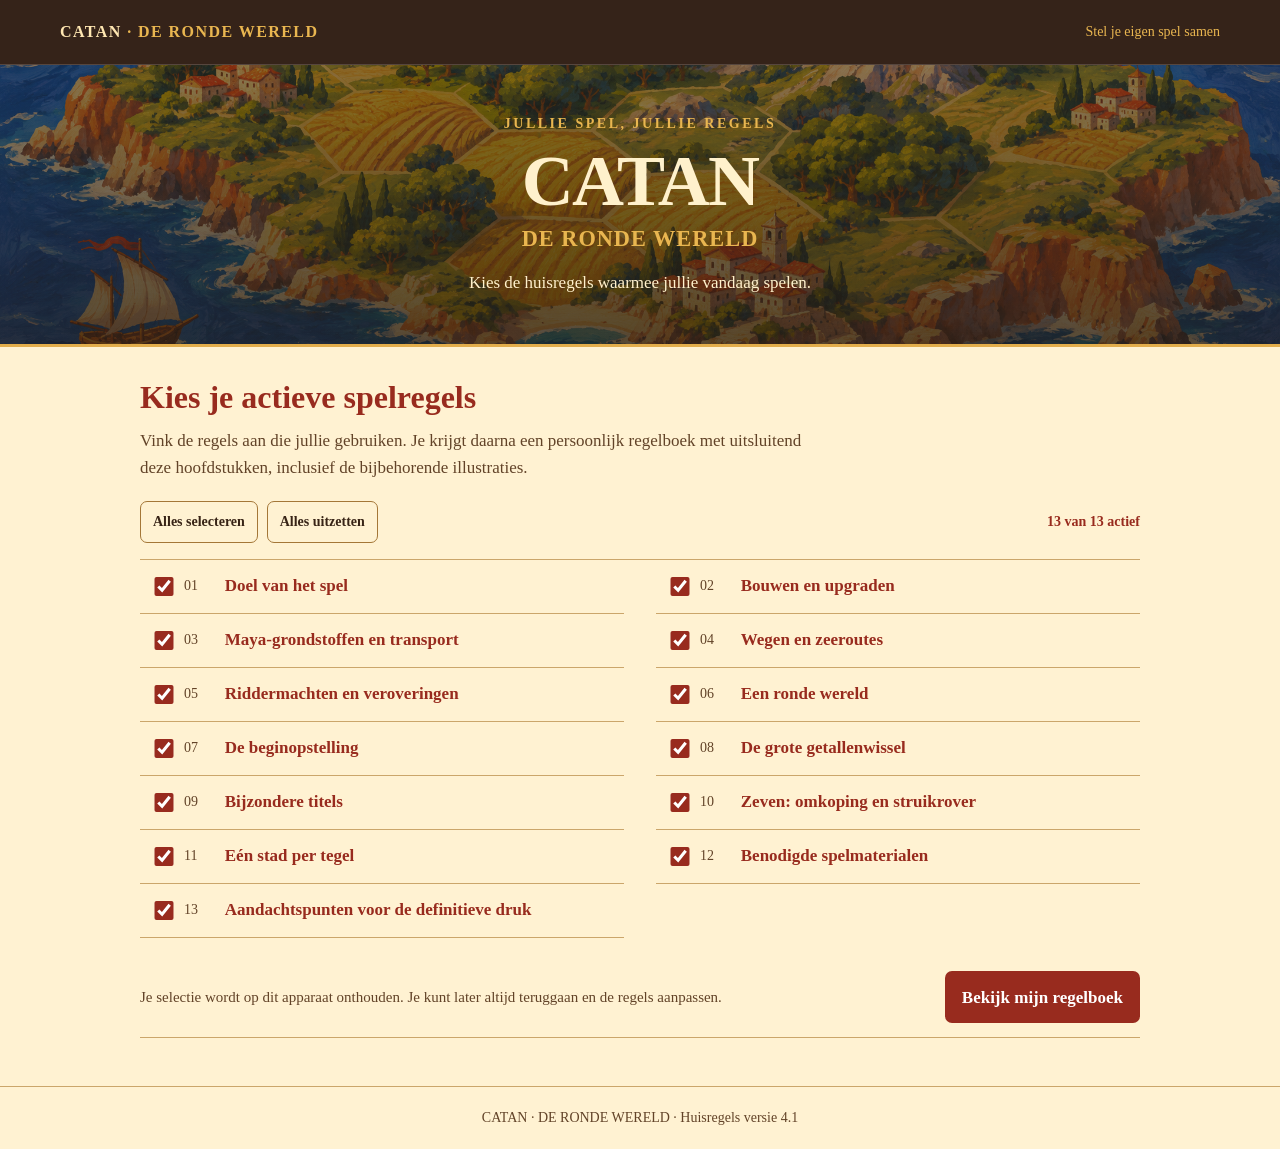
<file: index.html>
<!doctype html><html lang="nl"><head><meta charset="utf-8"><meta name="viewport" content="width=device-width,initial-scale=1"><meta name="theme-color" content="#352319"><title>Kies je spelregels · Catan De Ronde Wereld</title><link rel="stylesheet" href="style.css"><link rel="stylesheet" href="kiezer.css"></head><body><header><div class="topbar"><a class="brand" href="index.html">CATAN <span>· DE RONDE WERELD</span></a><span class="small-note">Stel je eigen spel samen</span></div></header><div class="hero pick-hero"><div><div class="eyebrow">Jullie spel, jullie regels</div><h1>CATAN<small>DE RONDE WERELD</small></h1><p>Kies de huisregels waarmee jullie vandaag spelen.</p></div></div><main class="picker-wrap"><div class="picker-intro"><h2>Kies je actieve spelregels</h2><p>Vink de regels aan die jullie gebruiken. Je krijgt daarna een persoonlijk regelboek met uitsluitend deze hoofdstukken, inclusief de bijbehorende illustraties.</p><div class="picker-tools"><button id="all" type="button">Alles selecteren</button><button id="none" type="button">Alles uitzetten</button><span id="counter" aria-live="polite"></span></div></div><div class="picker-grid"><label class="pick-card"><input type="checkbox" class="rule-check" value="1" checked><span class="pick-number">01</span><span class="pick-title">Doel van het spel</span></label><label class="pick-card"><input type="checkbox" class="rule-check" value="2" checked><span class="pick-number">02</span><span class="pick-title">Bouwen en upgraden</span></label><label class="pick-card"><input type="checkbox" class="rule-check" value="3" checked><span class="pick-number">03</span><span class="pick-title">Maya-grondstoffen en transport</span></label><label class="pick-card"><input type="checkbox" class="rule-check" value="4" checked><span class="pick-number">04</span><span class="pick-title">Wegen en zeeroutes</span></label><label class="pick-card"><input type="checkbox" class="rule-check" value="5" checked><span class="pick-number">05</span><span class="pick-title">Riddermachten en veroveringen</span></label><label class="pick-card"><input type="checkbox" class="rule-check" value="6" checked><span class="pick-number">06</span><span class="pick-title">Een ronde wereld</span></label><label class="pick-card"><input type="checkbox" class="rule-check" value="7" checked><span class="pick-number">07</span><span class="pick-title">De beginopstelling</span></label><label class="pick-card"><input type="checkbox" class="rule-check" value="8" checked><span class="pick-number">08</span><span class="pick-title">De grote getallenwissel</span></label><label class="pick-card"><input type="checkbox" class="rule-check" value="9" checked><span class="pick-number">09</span><span class="pick-title">Bijzondere titels</span></label><label class="pick-card"><input type="checkbox" class="rule-check" value="10" checked><span class="pick-number">10</span><span class="pick-title">Zeven: omkoping en struikrover</span></label><label class="pick-card"><input type="checkbox" class="rule-check" value="11" checked><span class="pick-number">11</span><span class="pick-title">Eén stad per tegel</span></label><label class="pick-card"><input type="checkbox" class="rule-check" value="12" checked><span class="pick-number">12</span><span class="pick-title">Benodigde spelmaterialen</span></label><label class="pick-card"><input type="checkbox" class="rule-check" value="13" checked><span class="pick-number">13</span><span class="pick-title">Aandachtspunten voor de definitieve druk</span></label></div><div class="picker-footer"><p>Je selectie wordt op dit apparaat onthouden. Je kunt later altijd teruggaan en de regels aanpassen.</p><button id="open-rules" type="button" class="primary">Bekijk mijn regelboek</button></div></main><footer>CATAN · DE RONDE WERELD · Huisregels versie 4.1</footer><script src="kiezer.js"></script></body></html>
</file>
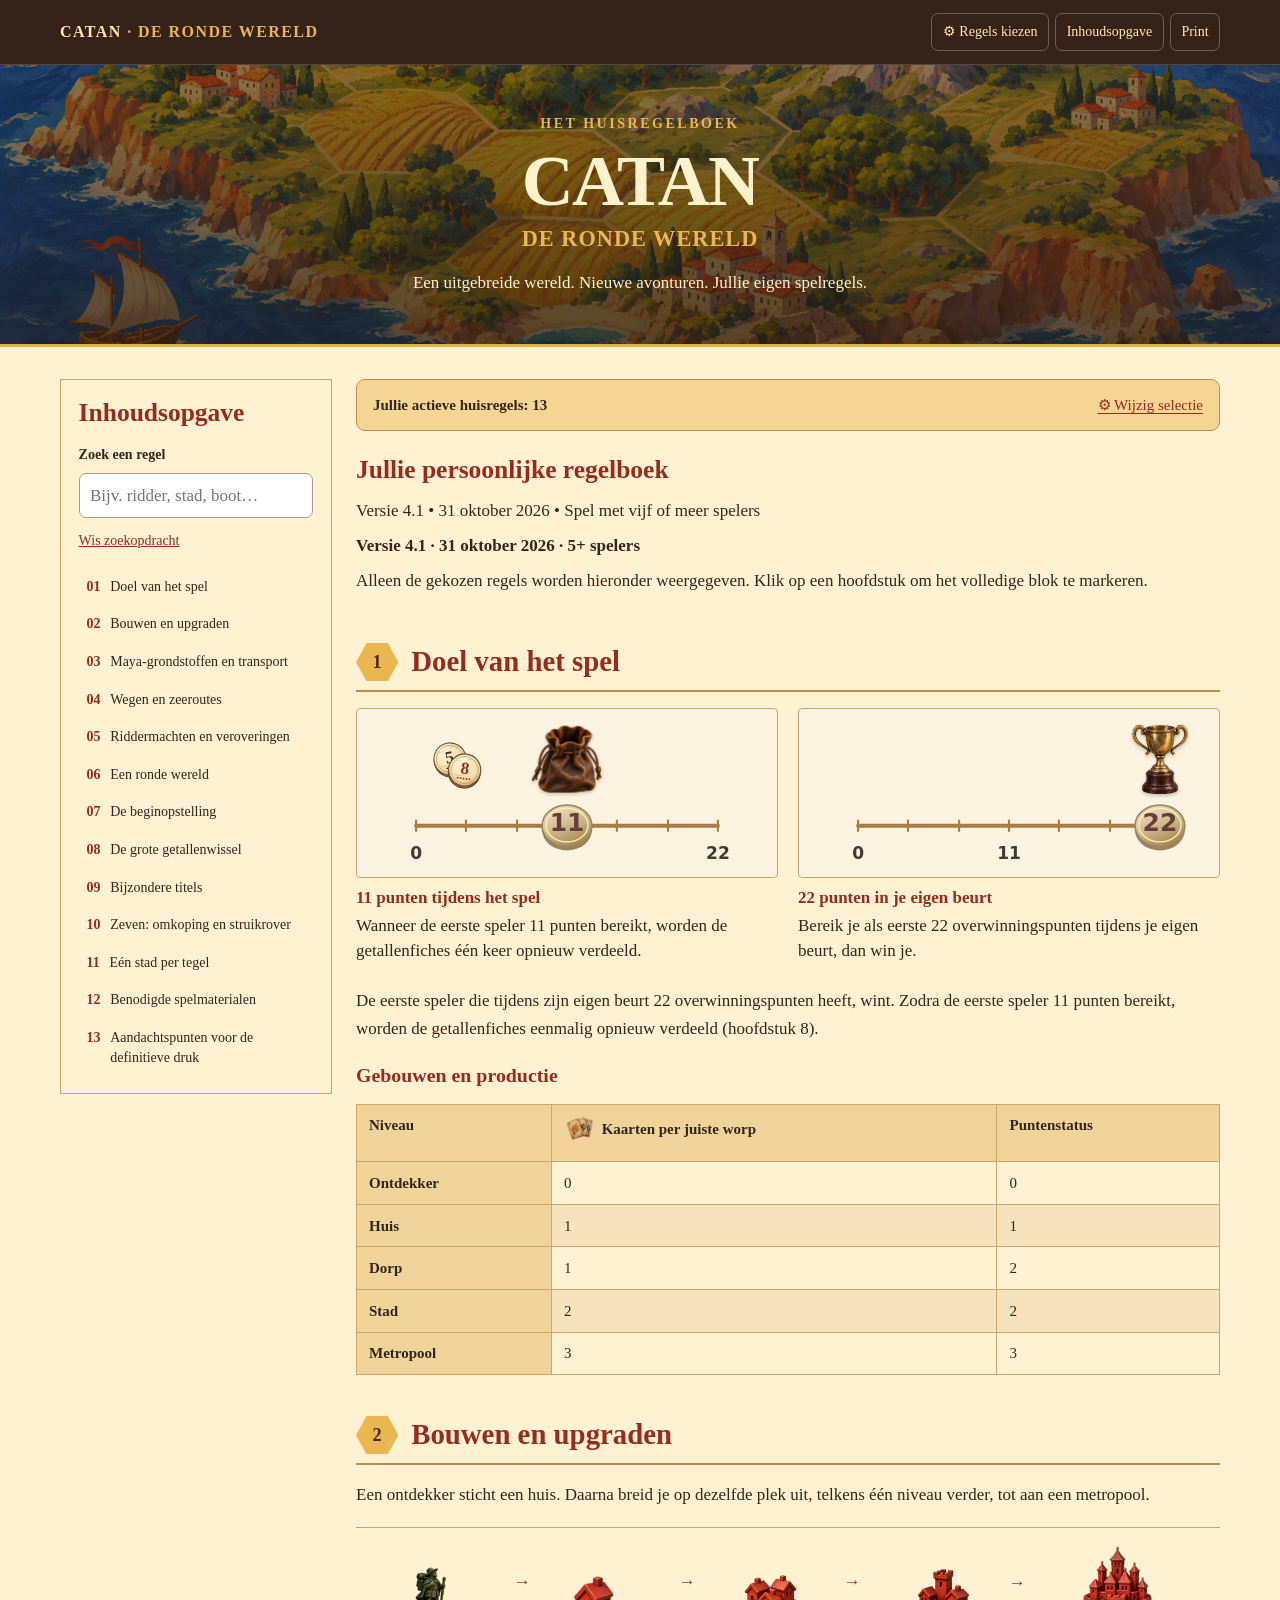
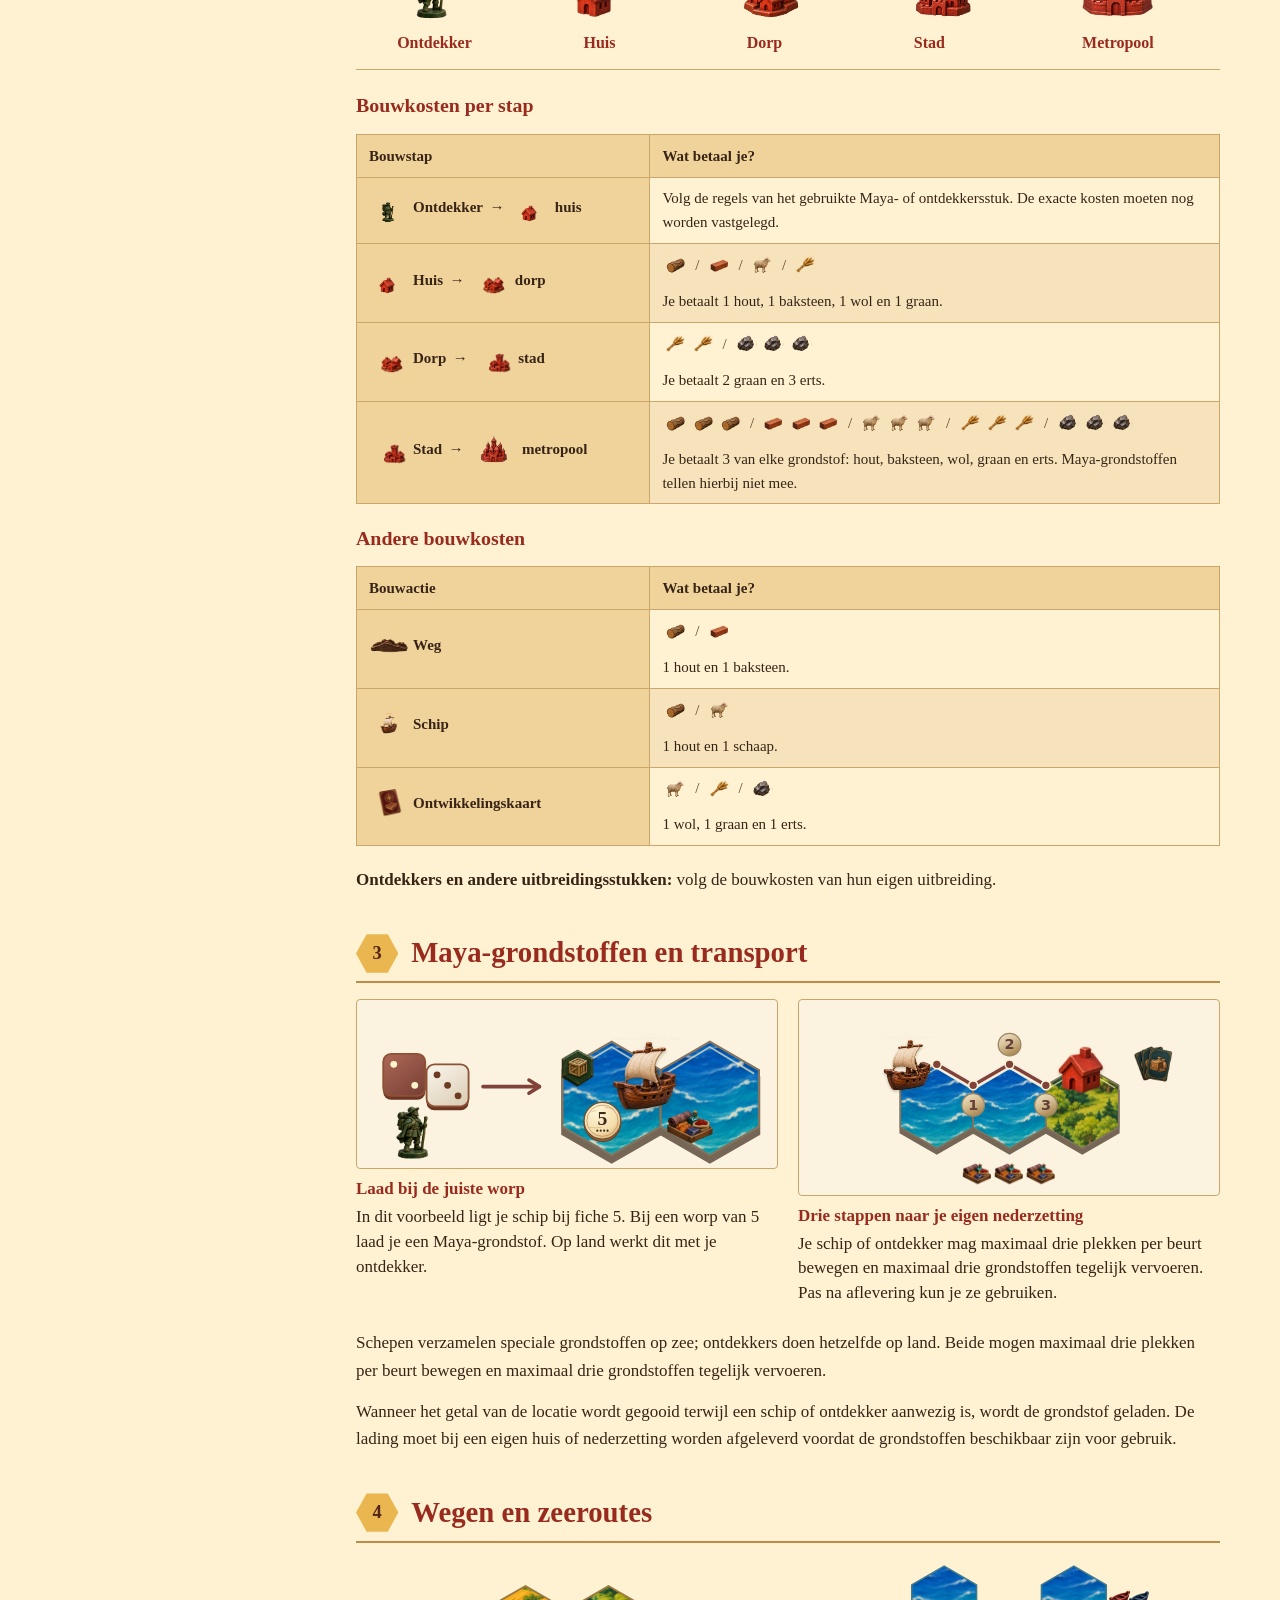
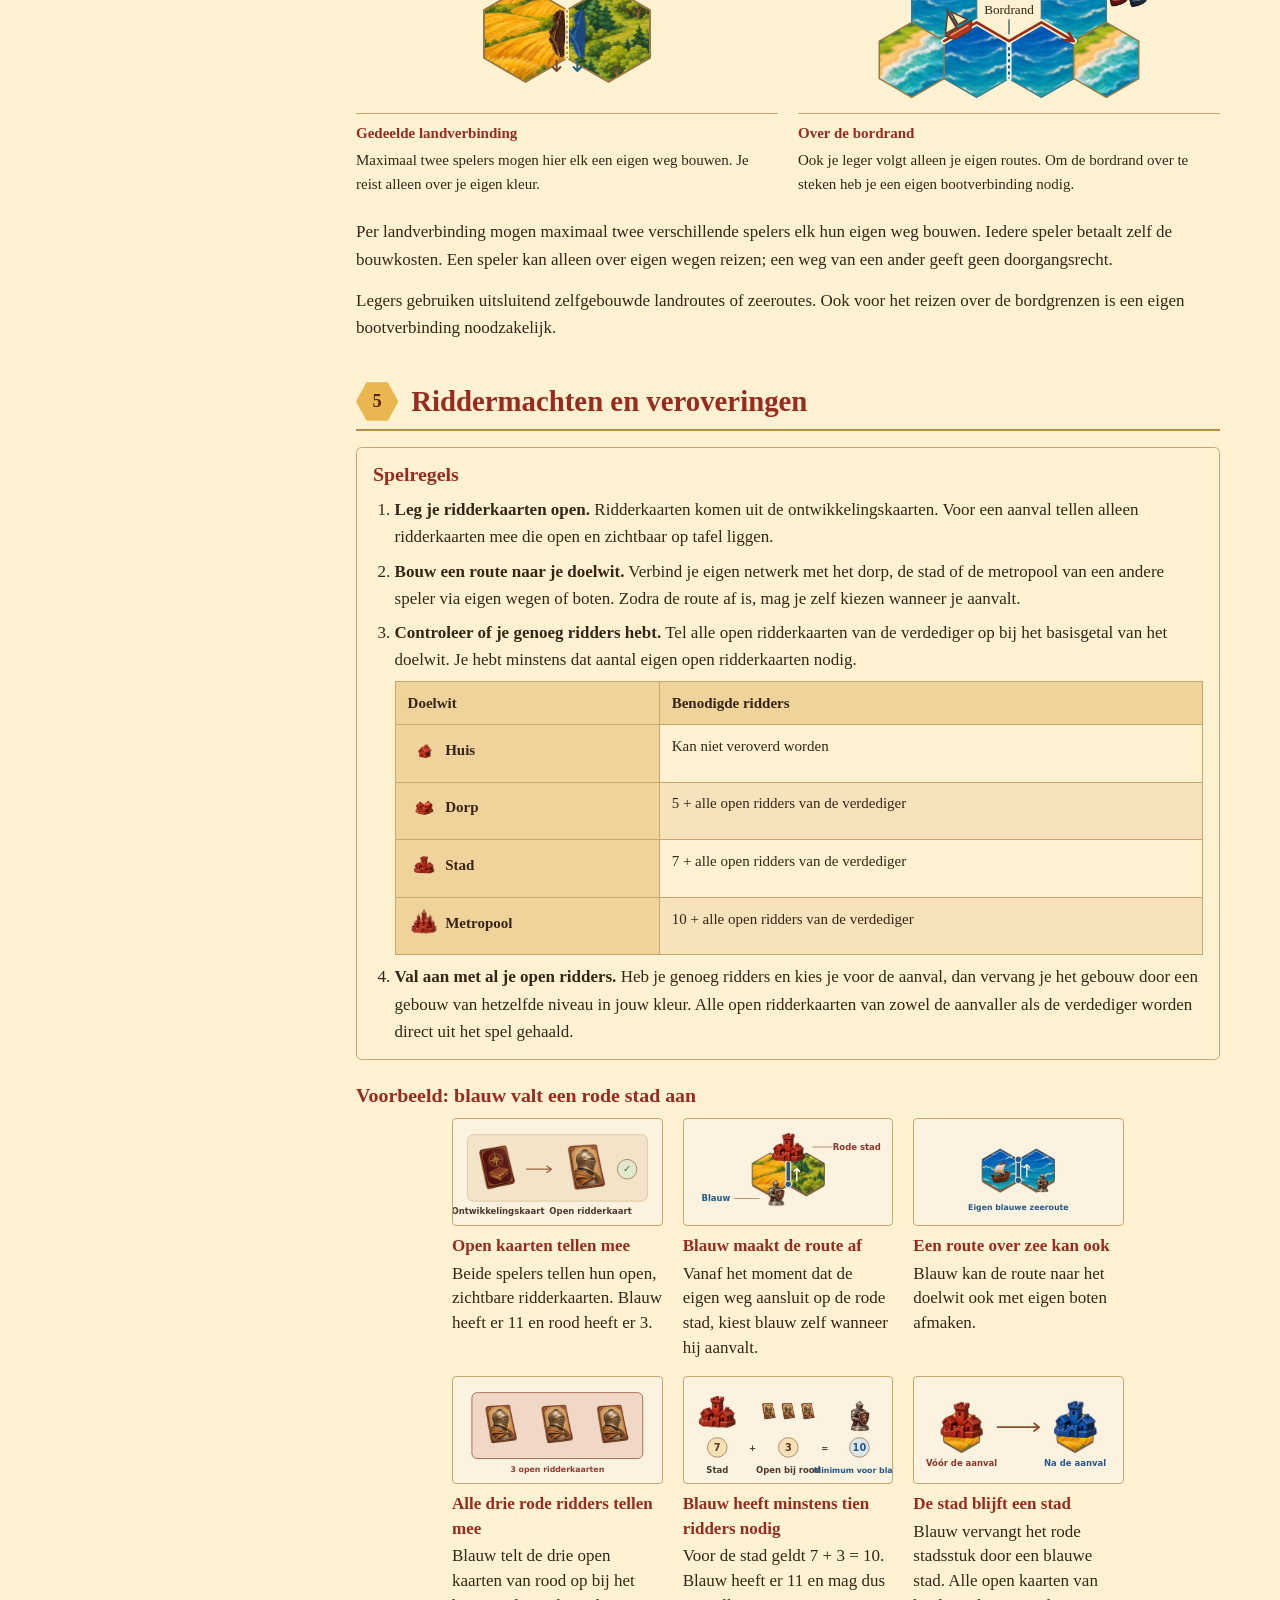
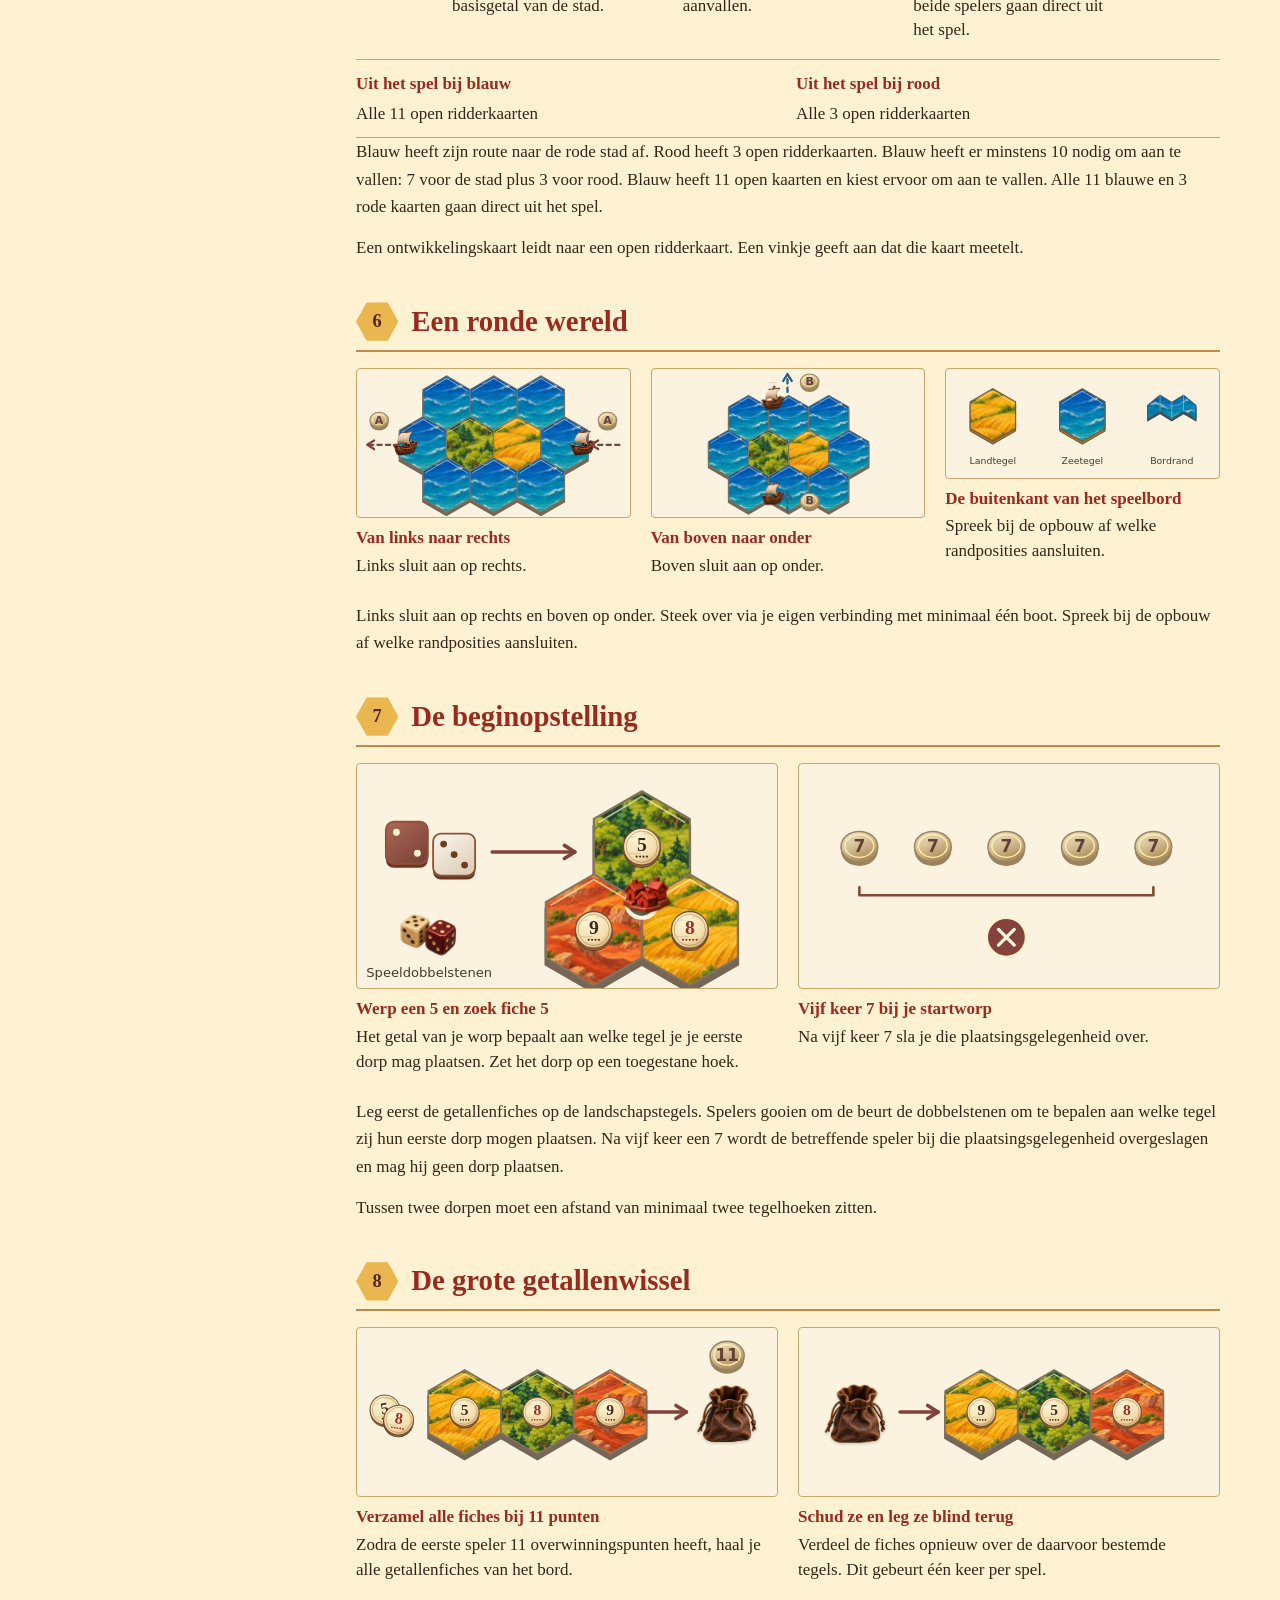
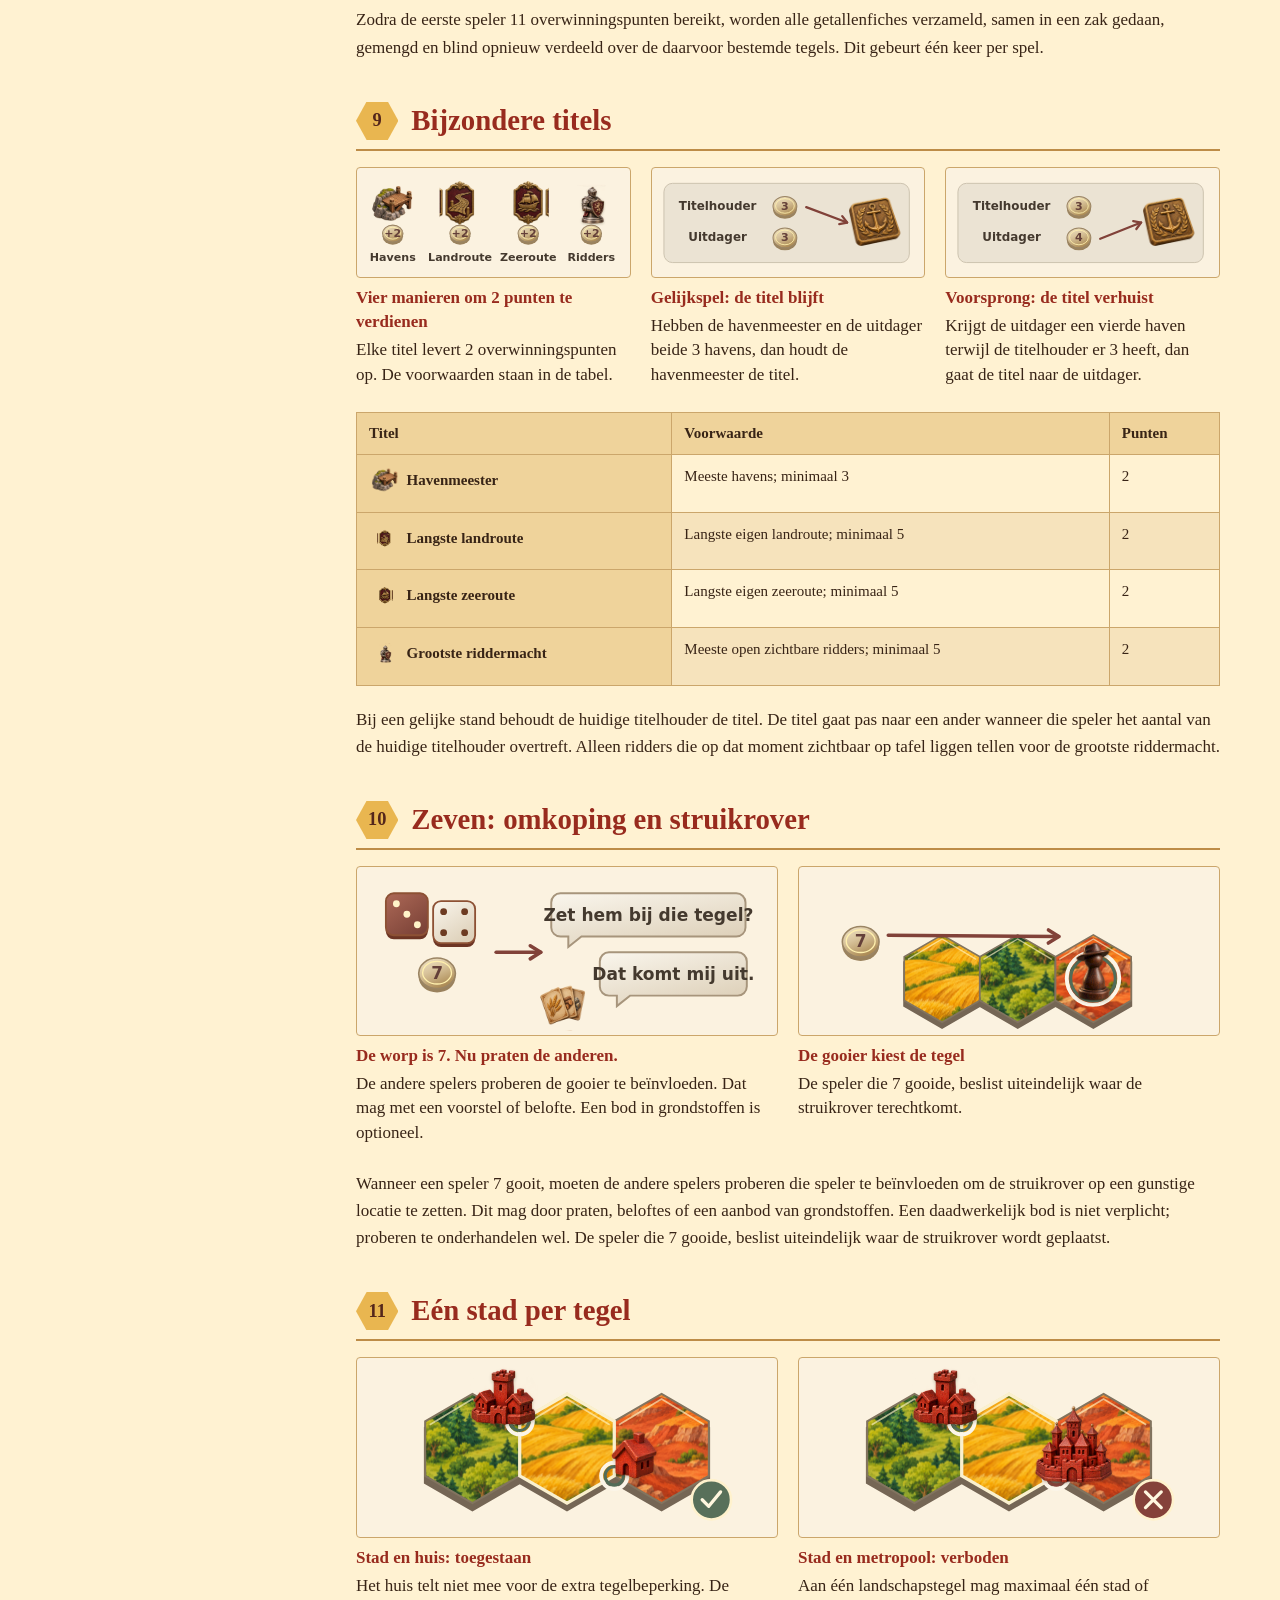
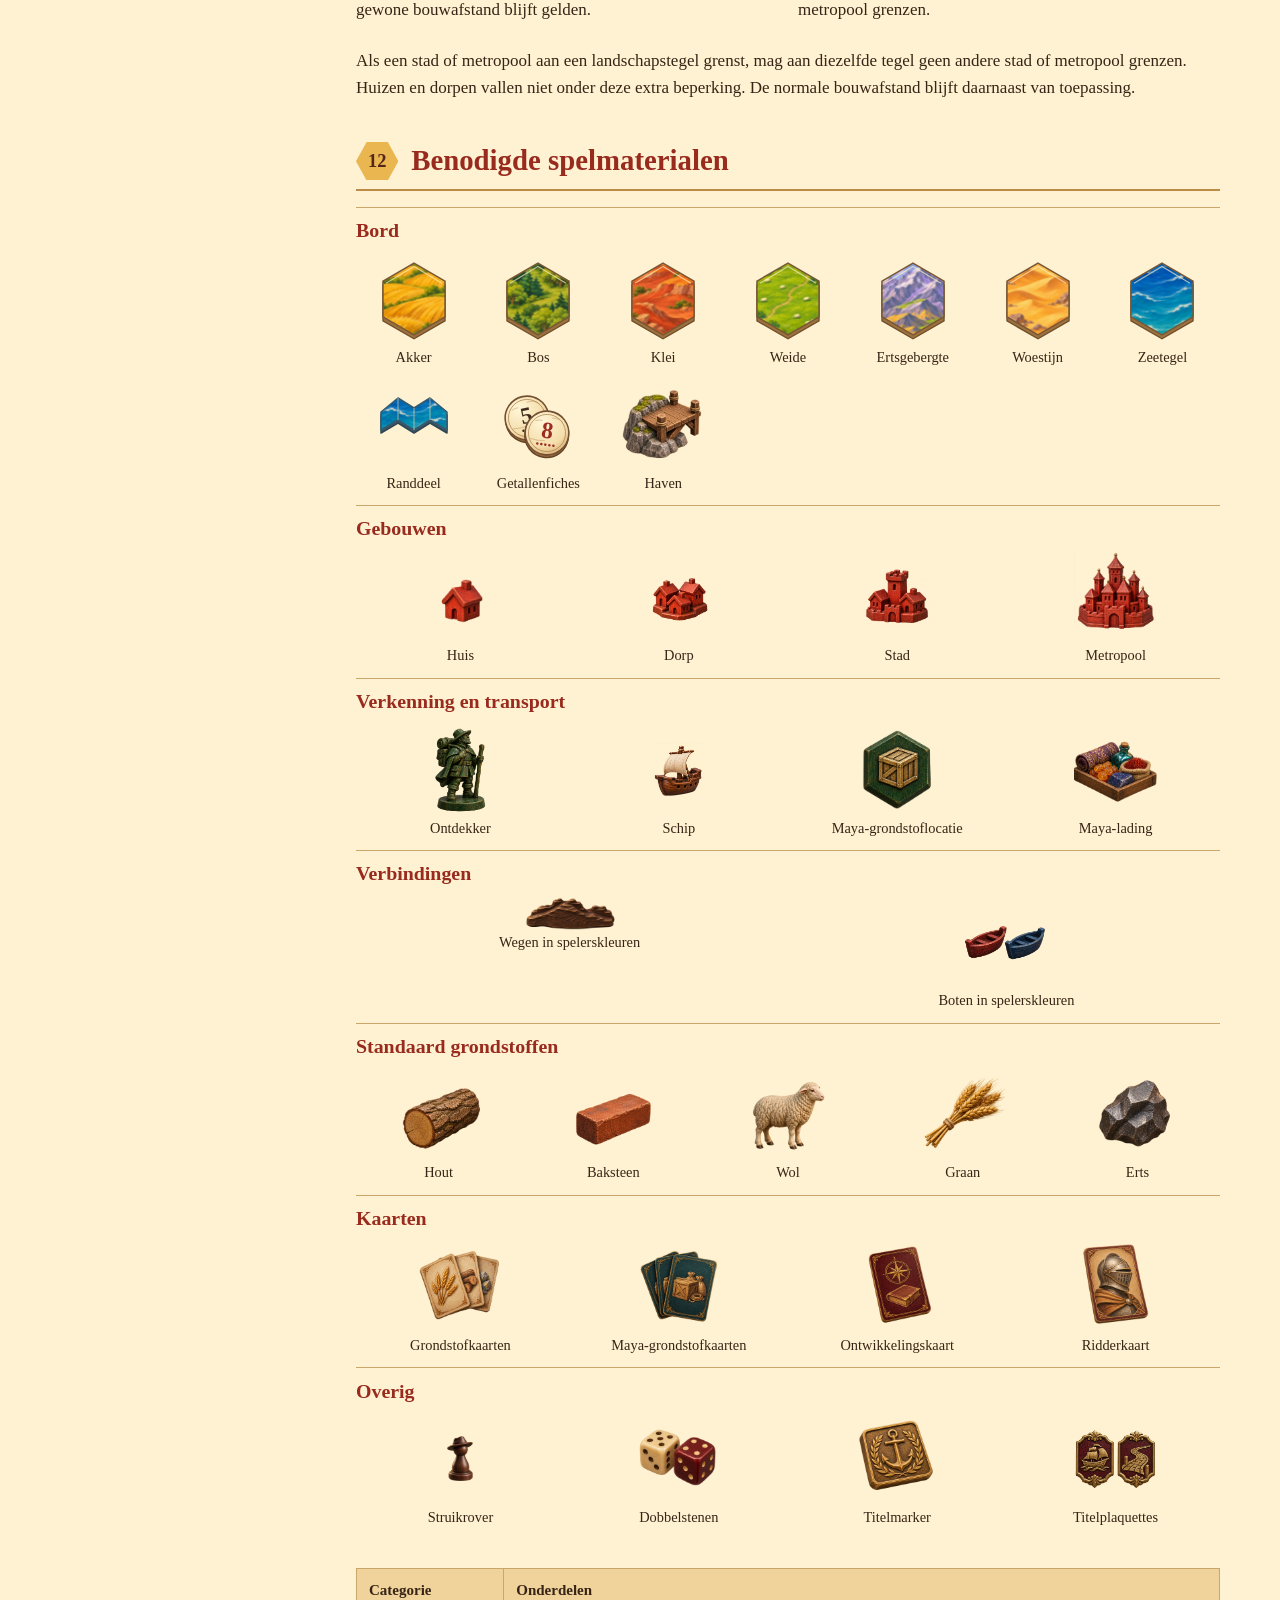
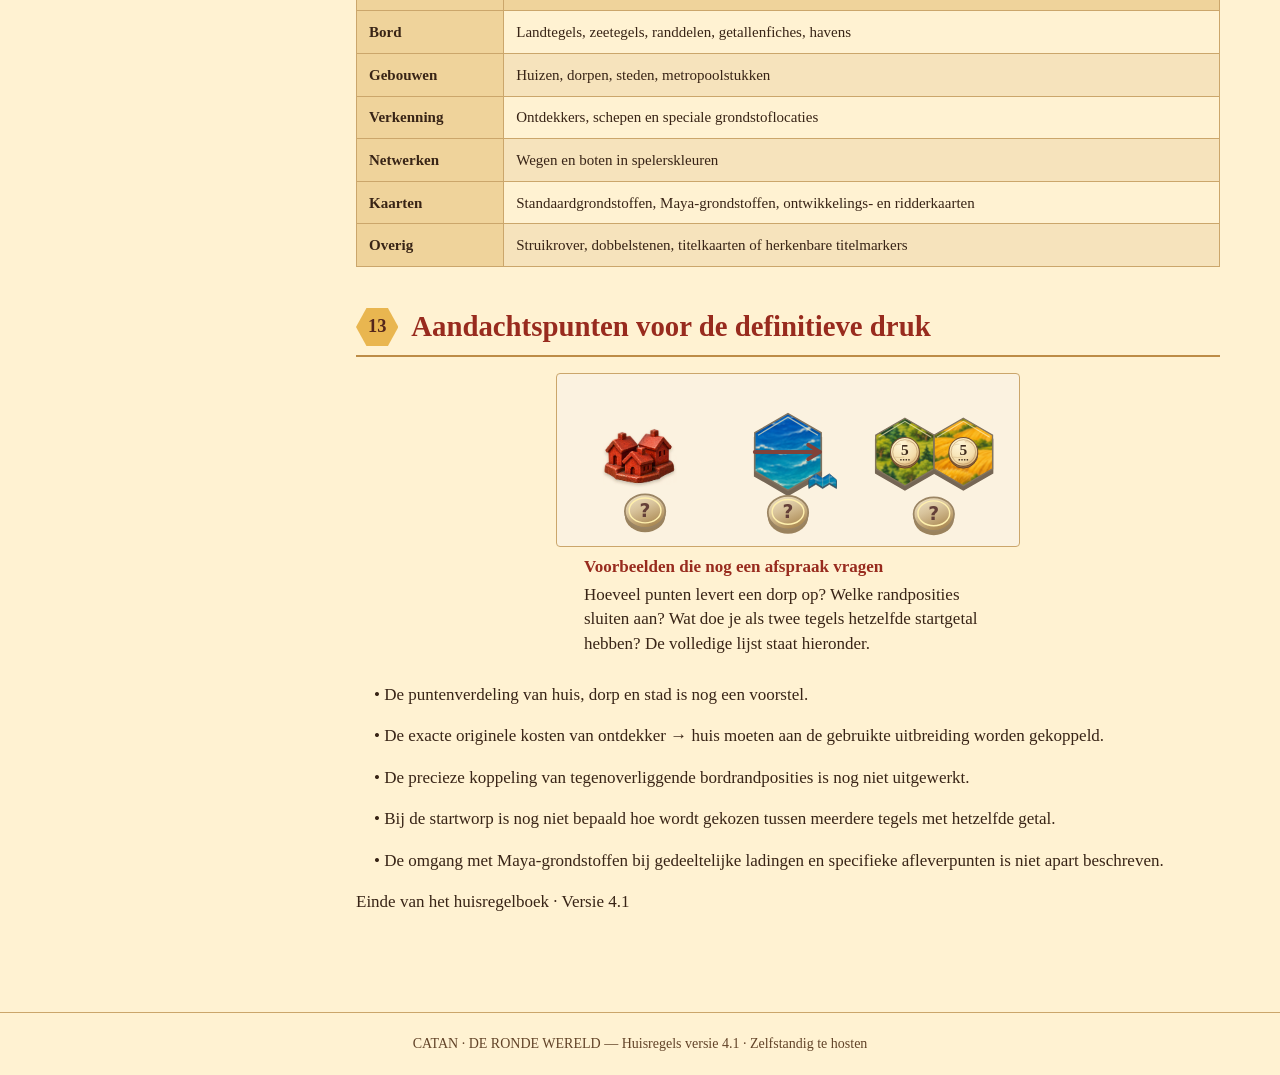
<file: regels.html>
<!doctype html><html lang="nl"><head><meta charset="utf-8"><meta name="viewport" content="width=device-width,initial-scale=1"><meta name="theme-color" content="#352319"><meta name="description" content="Interactief huisregelboek Catan De Ronde Wereld versie 4.1"><title>Mijn spelregels · Catan De Ronde Wereld</title><link rel="stylesheet" href="style.css"></head><body><header><div class="topbar"><a class="brand" href="index.html">CATAN <span>· DE RONDE WERELD</span></a><div class="top-actions"><a href="#inhoud">Inhoudsopgave</a><button onclick="window.print()">Print</button></div></div></header><div id="top" class="hero"><div><div class="eyebrow">Het huisregelboek</div><h1>CATAN<small>DE RONDE WERELD</small></h1><p>Een uitgebreide wereld. Nieuwe avonturen. Jullie eigen spelregels.</p></div></div><svg class="bouw-symbolen" width="0" height="0" aria-hidden="true" focusable="false" xmlns="http://www.w3.org/2000/svg">
  <defs>
<image id="foto-accessoires" href="beelden/accessoires.png" width="1254" height="1254"/>
<image id="beeld-terreinen" href="beelden/geschilderde-terreinen.png" width="1254" height="1254"/>
    <image id="beeld-landschappen" href="beelden/geschilderde-landschappen.png" width="1254" height="1254"/>
<image id="foto-speelstukken" href="beelden/speelstukken.png" width="1774" height="887"/>


    <g id="boek-huis"><svg x="-22" y="-25" width="48" height="52" viewBox="90 137 265 260" preserveAspectRatio="xMidYMax meet" overflow="hidden"><use href="#foto-speelstukken"/></svg></g>
    <g id="boek-boot"><svg x="-26" y="-31" width="52" height="58" viewBox="459 455 413 420" preserveAspectRatio="xMidYMax meet" overflow="hidden"><use href="#foto-speelstukken"/></svg></g>
    <g id="boek-pion" stroke="#3e3932" stroke-width="1.25" stroke-linejoin="round">
    <ellipse cx="0" cy="17" rx="13" ry="5" fill="#4e4439"/>
    <path d="M-13 14q0-4 5-7L-4-4l-2-4q-3-5 0-10 2-4 6-4t6 4q3 5 0 10L4-4 8 7q5 3 5 7 0 5-13 5t-13-5Z" fill="currentColor"/>
    <path d="M-6-7q6 3 12 0m-15 20q8 3 17 0" fill="none" stroke="#d1c4a7" stroke-opacity=".67" stroke-width=".9" stroke-linecap="round"/>
  </g>
    <g id="boek-kaart"><svg x="-24" y="-28" width="48" height="55" viewBox="13 641 604 553" preserveAspectRatio="xMidYMax meet" overflow="hidden"><use href="#foto-accessoires"/></svg></g>

    <g id="boek-kist"><svg x="-16" y="-13" width="32" height="29" viewBox="1360 487 378 367" preserveAspectRatio="xMidYMax meet" overflow="hidden"><use href="#foto-speelstukken"/></svg></g>
    <g id="boek-trofee"><svg x="-24" y="-29" width="48" height="56" viewBox="723 27 469 585" preserveAspectRatio="xMidYMax meet" overflow="hidden"><use href="#foto-accessoires"/></svg></g>
    <g id="boek-ridder"><svg x="-20" y="-28" width="41" height="58" viewBox="934 454 326 425" preserveAspectRatio="xMidYMax meet" overflow="hidden"><use href="#foto-speelstukken"/></svg></g>
    <g id="boek-anker"><circle cx="0" cy="-15" r="5" fill="#f2d08c" stroke="#9c6939" stroke-width="1.5"/><path d="M0-9v28m-10-23h20M-17 8q4 14 17 14t17-14m-20 7 3-7 7 4m20 0 7-4 3 7" fill="none" stroke="#8b552c" stroke-width="2" stroke-linejoin="round" stroke-linecap="round"/></g>

  <filter id="voorbeeld-schaduw" x="-30%" y="-40%" width="160%" height="190%"><feDropShadow dx="0" dy="1.5" stdDeviation="1.3" flood-color="#34291f" flood-opacity=".26"/></filter>
<pattern id="voorbeeld-veld" width="1" height="1" viewBox="10 637 607 607" preserveAspectRatio="xMidYMid slice"><use href="#beeld-terreinen"/></pattern>
<pattern id="voorbeeld-bos" width="1" height="1" viewBox="637 10 607 607" preserveAspectRatio="xMidYMid slice"><use href="#beeld-terreinen"/></pattern>
<pattern id="voorbeeld-water" width="1" height="1" viewBox="10 10 607 607" preserveAspectRatio="xMidYMid slice"><use href="#beeld-terreinen"/></pattern>
<pattern id="voorbeeld-klei" width="1" height="1" viewBox="637 637 607 607" preserveAspectRatio="xMidYMid slice"><use href="#beeld-terreinen"/></pattern>
<linearGradient id="voorbeeld-goud" x2=".5" y2="1"><stop stop-color="#f3e7cb"/><stop offset=".48" stop-color="#d8c39b"/><stop offset="1" stop-color="#ad8c56"/></linearGradient>
<linearGradient id="voorbeeld-ivoor" x2=".65" y2="1"><stop stop-color="#faf6ed"/><stop offset="1" stop-color="#ded1ba"/></linearGradient>
<linearGradient id="voorbeeld-dak" x2=".75" y2="1"><stop stop-color="#ad6957"/><stop offset="1" stop-color="#7c4338"/></linearGradient>
<linearGradient id="voorbeeld-knikker" x2=".7" y2="1"><stop stop-color="#bfab91"/><stop offset="1" stop-color="#766554"/></linearGradient>
<path id="voorbeeld-zeshoek" d="M0-32 27.71-16v32L0 32l-27.71-16v-32Z"/>
<path id="voorbeeld-tegelrand" d="M-25-14 0-29l25 15" fill="none" stroke="#fff3c2" stroke-opacity=".65"/>
<g id="voorbeeld-dorp"><svg x="-28" y="-31" width="59" height="56" viewBox="459 105 411 318" preserveAspectRatio="xMidYMax meet" overflow="hidden"><use href="#foto-speelstukken"/></svg></g>
<g id="voorbeeld-stad"><svg x="-33" y="-40" width="67" height="69" viewBox="896 42 428 380" preserveAspectRatio="xMidYMax meet" overflow="hidden"><use href="#foto-speelstukken"/></svg></g>
<g id="voorbeeld-metropool"><svg x="-42" y="-47" width="84" height="80" viewBox="1344 0 422 430" preserveAspectRatio="xMidYMax meet" overflow="hidden"><use href="#foto-speelstukken"/></svg></g>
<g id="voorbeeld-titelkaart"><rect x="-22" y="-29" width="44" height="58" rx="5" fill="#864126" stroke="#5e291c" stroke-width="2"/><rect x="-18" y="-25" width="36" height="50" rx="3" fill="#ad492e" stroke="#cab18b"/><path d="M-11-16h22M-11 16h22" stroke="#cab18b"/><use href="#boek-trofee" transform="scale(.55)"/></g>
<g id="voorbeeld-zak"><svg x="-32" y="-32" width="64" height="62" viewBox="12 16 608 594" preserveAspectRatio="xMidYMax meet" overflow="hidden"><use href="#foto-accessoires"/></svg></g>

<g id="voorbeeld-blauwestad"><svg x="-33" y="-40" width="67" height="69" viewBox="10 470 423 402" preserveAspectRatio="xMidYMax meet" overflow="hidden"><use href="#foto-speelstukken"/></svg></g>
  <g id="voorbeeld-rover"><svg x="-17" y="-24" width="34" height="47" viewBox="769 646 335 555" preserveAspectRatio="xMidYMax meet" overflow="hidden"><use href="#foto-accessoires"/></svg></g>
    <image id="foto-grondstoffen" href="beelden/grondstoffen.png" width="1536" height="1024"/>
    <g id="grondstof-hout"><svg x="-42" y="-43" width="84" height="86" viewBox="6 6 500 500" preserveAspectRatio="xMidYMid meet" overflow="hidden"><use href="#foto-grondstoffen"/></svg></g>
    <g id="grondstof-baksteen"><svg x="-42" y="-43" width="84" height="86" viewBox="518 6 500 500" preserveAspectRatio="xMidYMid meet" overflow="hidden"><use href="#foto-grondstoffen"/></svg></g>
    <g id="grondstof-wol"><svg x="-42" y="-43" width="84" height="86" viewBox="1030 6 500 500" preserveAspectRatio="xMidYMid meet" overflow="hidden"><use href="#foto-grondstoffen"/></svg></g>
    <g id="grondstof-graan"><svg x="-42" y="-43" width="84" height="86" viewBox="6 518 500 500" preserveAspectRatio="xMidYMid meet" overflow="hidden"><use href="#foto-grondstoffen"/></svg></g>
    <g id="grondstof-erts"><svg x="-42" y="-43" width="84" height="86" viewBox="518 518 500 500" preserveAspectRatio="xMidYMid meet" overflow="hidden"><use href="#foto-grondstoffen"/></svg></g>
    <g id="grondstof-lading"><svg x="-42" y="-43" width="84" height="86" viewBox="1030 518 500 500" preserveAspectRatio="xMidYMid meet" overflow="hidden"><use href="#foto-grondstoffen"/></svg></g>
    <image id="foto-onderdelen" href="beelden/onderdelen.png" width="1536" height="1024"/>
    <g id="onderdeel-land"><use href="#voorbeeld-zeshoek" transform="translate(0 4) scale(1.12)" fill="#9c713d" stroke="#71502c" stroke-width="1.2"/><use href="#voorbeeld-zeshoek" transform="scale(1.12)" fill="url(#voorbeeld-veld)" stroke="#785735" stroke-width="1.35"/><use href="#voorbeeld-tegelrand" transform="scale(1.12)"/></g>
    <g id="onderdeel-zee"><use href="#voorbeeld-zeshoek" transform="translate(0 4) scale(1.12)" fill="#9c713d" stroke="#71502c" stroke-width="1.2"/><use href="#voorbeeld-zeshoek" transform="scale(1.12)" fill="url(#voorbeeld-water)" stroke="#785735" stroke-width="1.35"/><use href="#voorbeeld-tegelrand" transform="scale(1.12)"/></g>
    <g id="onderdeel-rand" stroke-linejoin="round"><path d="M-33-13-16-27 0-17 16-27 33-13V5L16-5 0 5-16-5-33 5Z" fill="#3e5664" stroke="#2e4654" stroke-width="1.5" transform="translate(0 3)"/><path d="M-33-13-16-27 0-17 16-27 33-13V5L16-5 0 5-16-5-33 5Z" fill="url(#voorbeeld-water)" stroke="#36596c" stroke-width="1.5"/><path d="M-16-27v22M0-17V5m16-32v22" fill="none" stroke="#e5d1a7" stroke-opacity=".68" stroke-width="1"/></g>
    <g id="onderdeel-haven"><svg x="-42" y="-43" width="84" height="86" viewBox="6 518 500 500" preserveAspectRatio="xMidYMid meet" overflow="hidden"><use href="#foto-onderdelen"/></svg></g>
    <g id="onderdeel-wegen"><svg x="-42" y="-43" width="84" height="86" viewBox="518 518 500 500" preserveAspectRatio="xMidYMid meet" overflow="hidden"><use href="#foto-onderdelen"/></svg></g>
        <radialGradient id="fiche-hout" cx=".36" cy=".26" r=".83">
      <stop stop-color="#fff6d7"/>
      <stop offset=".68" stop-color="#f4ddab"/>
      <stop offset="1" stop-color="#d5aa6d"/>
    </radialGradient>
    <g id="fiche-voorkant">
      <circle cy="1.7" r="14" fill="#986a3e" stroke="#654528" stroke-width=".9"/>
      <circle r="14" fill="url(#fiche-hout)" stroke="#745032" stroke-width="1"/>
      <circle r="11.9" fill="none" stroke="#ad8352" stroke-width=".46"/>
      <path d="M-10 5Q-5 5.9-1 5m3-15q4-.55 6.9 1.7M-8.3-6.9q2.1-1 4.1-.7" fill="none" stroke="#b68e5d" stroke-width=".42" stroke-opacity=".67" stroke-linecap="round"/>
    </g>
    <g id="onderdeel-fiches"><g transform="translate(-11 -7) scale(1.56) rotate(-12)"><use href="#fiche-voorkant"/><g fill="#3f2b1c"><text y="3.35" text-anchor="middle" font-family="Georgia, serif" font-size="15" font-weight="700">5</text><circle cx="-3.9" cy="7.55" r=".82"/><circle cx="-1.3" cy="7.55" r=".82"/><circle cx="1.3" cy="7.55" r=".82"/><circle cx="3.9" cy="7.55" r=".82"/></g></g><g transform="translate(9 8) scale(1.56) rotate(8)"><use href="#fiche-voorkant"/><g fill="#9d2c22"><text y="3.35" text-anchor="middle" font-family="Georgia, serif" font-size="15" font-weight="700">8</text><circle cx="-5.2" cy="7.55" r=".82"/><circle cx="-2.6" cy="7.55" r=".82"/><circle cx="0" cy="7.55" r=".82"/><circle cx="2.6" cy="7.55" r=".82"/><circle cx="5.2" cy="7.55" r=".82"/></g></g></g>
    <image id="foto-kaarten" href="beelden/kaarten.png" width="1536" height="1024"/>
    <g id="kaart-grondstof"><svg x="-42" y="-43" width="84" height="86" viewBox="6 6 500 500" preserveAspectRatio="xMidYMid meet" overflow="hidden"><use href="#foto-kaarten"/></svg></g>
    <g id="kaart-maya"><svg x="-42" y="-43" width="84" height="86" viewBox="518 6 500 500" preserveAspectRatio="xMidYMid meet" overflow="hidden"><use href="#foto-kaarten"/></svg></g>
    <g id="kaart-ontwikkeling"><svg x="-42" y="-43" width="84" height="86" viewBox="1030 6 500 500" preserveAspectRatio="xMidYMid meet" overflow="hidden"><use href="#foto-kaarten"/></svg></g>
    <g id="kaart-ridder"><svg x="-42" y="-43" width="84" height="86" viewBox="6 518 500 500" preserveAspectRatio="xMidYMid meet" overflow="hidden"><use href="#foto-kaarten"/></svg></g>
    <g id="kaart-titel"><svg x="-42" y="-43" width="84" height="86" viewBox="518 518 500 500" preserveAspectRatio="xMidYMid meet" overflow="hidden"><use href="#foto-kaarten"/></svg></g>
    <g id="kaart-dobbelstenen"><svg x="-42" y="-43" width="84" height="86" viewBox="1030 518 500 500" preserveAspectRatio="xMidYMid meet" overflow="hidden"><use href="#foto-kaarten"/></svg></g>
    <image id="foto-verkenning" href="beelden/verkenning.png" width="1254" height="1254"/>
    <g id="verkenning-ontdekker"><svg x="-42" y="-43" width="84" height="86" viewBox="105 1 408 628" preserveAspectRatio="xMidYMid meet" overflow="hidden"><use href="#foto-verkenning"/></svg></g>
    <g id="verkenning-boten"><svg x="-42" y="-43" width="84" height="86" viewBox="630 200 620 294" preserveAspectRatio="xMidYMid meet" overflow="hidden"><use href="#foto-verkenning"/></svg></g>
    <g id="verkenning-locatie"><svg x="-42" y="-43" width="84" height="86" viewBox="106 718 410 470" preserveAspectRatio="xMidYMid meet" overflow="hidden"><use href="#foto-verkenning"/></svg></g>
    <g id="verkenning-titel-zee"><svg x="-24" y="-27" width="48" height="54" viewBox="632 701 303 448" preserveAspectRatio="xMidYMid meet" overflow="hidden"><use href="#foto-verkenning"/></svg></g>
<g id="verkenning-titel-land"><svg x="-24" y="-27" width="48" height="54" viewBox="942 701 306 448" preserveAspectRatio="xMidYMid meet" overflow="hidden"><use href="#foto-verkenning"/></svg></g>
<g id="verkenning-titels"><svg x="-42" y="-43" width="84" height="86" viewBox="630 697 621 466" preserveAspectRatio="xMidYMid meet" overflow="hidden"><use href="#foto-verkenning"/></svg></g>
  <pattern id="voorbeeld-weide" width="1" height="1" viewBox="10 10 607 607" preserveAspectRatio="xMidYMid slice"><use href="#beeld-landschappen"/></pattern>
    <pattern id="voorbeeld-gebergte" width="1" height="1" viewBox="637 10 607 607" preserveAspectRatio="xMidYMid slice"><use href="#beeld-landschappen"/></pattern>
    <pattern id="voorbeeld-woestijn" width="1" height="1" viewBox="10 637 607 607" preserveAspectRatio="xMidYMid slice"><use href="#beeld-landschappen"/></pattern>
    <pattern id="voorbeeld-kust" width="1" height="1" viewBox="637 637 607 607" preserveAspectRatio="xMidYMid slice"><use href="#beeld-landschappen"/></pattern>
    <g id="onderdeel-bos"><use href="#voorbeeld-zeshoek" transform="translate(0 4) scale(1.12)" fill="#9c713d" stroke="#71502c" stroke-width="1.2"/><use href="#voorbeeld-zeshoek" transform="scale(1.12)" fill="url(#voorbeeld-bos)" stroke="#785735" stroke-width="1.35"/><use href="#voorbeeld-tegelrand" transform="scale(1.12)"/></g>
    <g id="onderdeel-klei"><use href="#voorbeeld-zeshoek" transform="translate(0 4) scale(1.12)" fill="#9c713d" stroke="#71502c" stroke-width="1.2"/><use href="#voorbeeld-zeshoek" transform="scale(1.12)" fill="url(#voorbeeld-klei)" stroke="#785735" stroke-width="1.35"/><use href="#voorbeeld-tegelrand" transform="scale(1.12)"/></g>
    <g id="onderdeel-weide"><use href="#voorbeeld-zeshoek" transform="translate(0 4) scale(1.12)" fill="#9c713d" stroke="#71502c" stroke-width="1.2"/><use href="#voorbeeld-zeshoek" transform="scale(1.12)" fill="url(#voorbeeld-weide)" stroke="#785735" stroke-width="1.35"/><use href="#voorbeeld-tegelrand" transform="scale(1.12)"/></g>
    <g id="onderdeel-gebergte"><use href="#voorbeeld-zeshoek" transform="translate(0 4) scale(1.12)" fill="#9c713d" stroke="#71502c" stroke-width="1.2"/><use href="#voorbeeld-zeshoek" transform="scale(1.12)" fill="url(#voorbeeld-gebergte)" stroke="#785735" stroke-width="1.35"/><use href="#voorbeeld-tegelrand" transform="scale(1.12)"/></g>
    <g id="onderdeel-woestijn"><use href="#voorbeeld-zeshoek" transform="translate(0 4) scale(1.12)" fill="#9c713d" stroke="#71502c" stroke-width="1.2"/><use href="#voorbeeld-zeshoek" transform="scale(1.12)" fill="url(#voorbeeld-woestijn)" stroke="#785735" stroke-width="1.35"/><use href="#voorbeeld-tegelrand" transform="scale(1.12)"/></g>
  </defs>
</svg>
<main class="layout"><aside class="sidebar" id="inhoud"><h2>Inhoudsopgave</h2><label for="search">Zoek een regel</label><input class="searchbox" id="search" type="search" placeholder="Bijv. ridder, stad, boot…"><button id="clear" type="button">Wis zoekopdracht</button><nav><a href="#regel-1" data-target="regel-1"><span>01</span>Doel van het spel</a><a href="#regel-2" data-target="regel-2"><span>02</span>Bouwen en upgraden</a><a href="#regel-3" data-target="regel-3"><span>03</span>Maya-grondstoffen en transport</a><a href="#regel-4" data-target="regel-4"><span>04</span>Wegen en zeeroutes</a><a href="#regel-5" data-target="regel-5"><span>05</span>Riddermachten en veroveringen</a><a href="#regel-6" data-target="regel-6"><span>06</span>Een ronde wereld</a><a href="#regel-7" data-target="regel-7"><span>07</span>De beginopstelling</a><a href="#regel-8" data-target="regel-8"><span>08</span>De grote getallenwissel</a><a href="#regel-9" data-target="regel-9"><span>09</span>Bijzondere titels</a><a href="#regel-10" data-target="regel-10"><span>10</span>Zeven: omkoping en struikrover</a><a href="#regel-11" data-target="regel-11"><span>11</span>Eén stad per tegel</a><a href="#regel-12" data-target="regel-12"><span>12</span>Benodigde spelmaterialen</a><a href="#regel-13" data-target="regel-13"><span>13</span>Aandachtspunten voor de definitieve druk</a></nav></aside><div class="content"><div class="welcome"><h2>Welkom in De Ronde Wereld</h2><p>Versie 4.1  •  31 oktober 2026  •  Spel met vijf of meer spelers</p><p><strong>Versie 4.1 · 31 oktober 2026 · 5+ spelers</strong></p><p>Kies een hoofdstuk in de inhoudsopgave. Het volledige regelblok licht op wanneer je ernaartoe springt.</p></div><section class="rule-card" id="regel-1" tabindex="-1"><div class="section-head"><span class="hex">1</span><h2>Doel van het spel</h2></div><div class="rule-content"><div class="regelvoorbeelden">
  <figure class="regelvoorbeeld">
    <svg viewBox="0 0 320 128" role="img" aria-label="Wanneer de eerste speler 11 punten bereikt, worden de getallenfiches één keer opnieuw verdeeld." xmlns="http://www.w3.org/2000/svg">
      <path d="M45 89H275" fill="none" stroke="#a77c45" stroke-width="3" stroke-linecap="round" stroke-linejoin="round" /><path d="M45 85v8" fill="none" stroke="#a77c45" stroke-width="1.6" stroke-linecap="round" stroke-linejoin="round" /><path d="M83 85v8" fill="none" stroke="#a77c45" stroke-width="1.6" stroke-linecap="round" stroke-linejoin="round" /><path d="M122 85v8" fill="none" stroke="#a77c45" stroke-width="1.6" stroke-linecap="round" stroke-linejoin="round" /><path d="M160 85v8" fill="none" stroke="#a77c45" stroke-width="1.6" stroke-linecap="round" stroke-linejoin="round" /><path d="M198 85v8" fill="none" stroke="#a77c45" stroke-width="1.6" stroke-linecap="round" stroke-linejoin="round" /><path d="M237 85v8" fill="none" stroke="#a77c45" stroke-width="1.6" stroke-linecap="round" stroke-linejoin="round" /><path d="M275 85v8" fill="none" stroke="#a77c45" stroke-width="1.6" stroke-linecap="round" stroke-linejoin="round" /><use href="#voorbeeld-zak" transform="translate(160 39) scale(0.88)" filter="url(#voorbeeld-schaduw)"/><ellipse cx="160" cy="92" rx="19" ry="15.77" fill="#9a825d"/><ellipse cx="160" cy="89" rx="19" ry="15.77" fill="url(#voorbeeld-goud)" stroke="#9b8564" stroke-width="1.2"/><ellipse cx="160" cy="88.5" rx="16" ry="12.77" fill="none" stroke="#fff0ad" stroke-width="1"/><text x="160" y="93" text-anchor="middle" font-family="system-ui, sans-serif" font-weight="600" font-size="19" fill="#644039">11</text><text x="45" y="114" text-anchor="middle" font-family="system-ui, sans-serif" font-weight="600" font-size="13" fill="#44392e">0</text><text x="275" y="114" text-anchor="middle" font-family="system-ui, sans-serif" font-weight="600" font-size="13" fill="#44392e">22</text>
    <use href="#onderdeel-fiches" transform="translate(77 42) scale(0.56)"/>
    </svg>
    <figcaption><strong>11 punten tijdens het spel</strong>Wanneer de eerste speler 11 punten bereikt, worden de getallenfiches één keer opnieuw verdeeld.</figcaption>
  </figure>
  <figure class="regelvoorbeeld">
    <svg viewBox="0 0 320 128" role="img" aria-label="Bereik je als eerste 22 overwinningspunten tijdens je eigen beurt, dan win je." xmlns="http://www.w3.org/2000/svg">
      <path d="M45 89H275" fill="none" stroke="#a77c45" stroke-width="3" stroke-linecap="round" stroke-linejoin="round" /><path d="M45 85v8" fill="none" stroke="#a77c45" stroke-width="1.6" stroke-linecap="round" stroke-linejoin="round" /><path d="M83 85v8" fill="none" stroke="#a77c45" stroke-width="1.6" stroke-linecap="round" stroke-linejoin="round" /><path d="M122 85v8" fill="none" stroke="#a77c45" stroke-width="1.6" stroke-linecap="round" stroke-linejoin="round" /><path d="M160 85v8" fill="none" stroke="#a77c45" stroke-width="1.6" stroke-linecap="round" stroke-linejoin="round" /><path d="M198 85v8" fill="none" stroke="#a77c45" stroke-width="1.6" stroke-linecap="round" stroke-linejoin="round" /><path d="M237 85v8" fill="none" stroke="#a77c45" stroke-width="1.6" stroke-linecap="round" stroke-linejoin="round" /><path d="M275 85v8" fill="none" stroke="#a77c45" stroke-width="1.6" stroke-linecap="round" stroke-linejoin="round" /><use href="#boek-trofee" transform="translate(275 39) scale(1.03)" filter="url(#voorbeeld-schaduw)"/><ellipse cx="275" cy="92" rx="19" ry="15.77" fill="#9a825d"/><ellipse cx="275" cy="89" rx="19" ry="15.77" fill="url(#voorbeeld-goud)" stroke="#9b8564" stroke-width="1.2"/><ellipse cx="275" cy="88.5" rx="16" ry="12.77" fill="none" stroke="#fff0ad" stroke-width="1"/><text x="275" y="93" text-anchor="middle" font-family="system-ui, sans-serif" font-weight="600" font-size="19" fill="#644039">22</text><text x="45" y="114" text-anchor="middle" font-family="system-ui, sans-serif" font-weight="600" font-size="13" fill="#44392e">0</text><text x="160" y="114" text-anchor="middle" font-family="system-ui, sans-serif" font-weight="600" font-size="13" fill="#44392e">11</text>
    </svg>
    <figcaption><strong>22 punten in je eigen beurt</strong>Bereik je als eerste 22 overwinningspunten tijdens je eigen beurt, dan win je.</figcaption>
  </figure>
</div>
<p>De eerste speler die tijdens zijn eigen beurt 22 overwinningspunten heeft, wint. Zodra de eerste speler 11 punten bereikt, worden de getallenfiches eenmalig opnieuw verdeeld (hoofdstuk 8).</p><h3>Gebouwen en productie</h3><div class="table-scroll"><table class="regel-tabel" role="table">
      <thead role="rowgroup"><tr role="row"><th scope="col" role="columnheader">Niveau</th><th scope="col" role="columnheader"><span class="regel-materiaal-label"><svg viewBox="-48 -49 96 98" aria-hidden="true" focusable="false"><use href="#kaart-grondstof"/></svg>Kaarten per juiste worp</span></th><th scope="col" role="columnheader">Puntenstatus</th></tr></thead>
      <tbody role="rowgroup">
      <tr role="row"><th scope="row" role="rowheader">Ontdekker</th><td role="cell"><span class="mobiele-kolomnaam" aria-hidden="true">Kaarten per juiste worp</span><div class="tabelwaarde">0</div></td><td role="cell"><span class="mobiele-kolomnaam" aria-hidden="true">Puntenstatus</span><div class="tabelwaarde">0</div></td></tr>
      <tr role="row"><th scope="row" role="rowheader">Huis</th><td role="cell"><span class="mobiele-kolomnaam" aria-hidden="true">Kaarten per juiste worp</span><div class="tabelwaarde">1</div></td><td role="cell"><span class="mobiele-kolomnaam" aria-hidden="true">Puntenstatus</span><div class="tabelwaarde">1</div></td></tr>
      <tr role="row"><th scope="row" role="rowheader">Dorp</th><td role="cell"><span class="mobiele-kolomnaam" aria-hidden="true">Kaarten per juiste worp</span><div class="tabelwaarde">1</div></td><td role="cell"><span class="mobiele-kolomnaam" aria-hidden="true">Puntenstatus</span><div class="tabelwaarde">2</div></td></tr>
      <tr role="row"><th scope="row" role="rowheader">Stad</th><td role="cell"><span class="mobiele-kolomnaam" aria-hidden="true">Kaarten per juiste worp</span><div class="tabelwaarde">2</div></td><td role="cell"><span class="mobiele-kolomnaam" aria-hidden="true">Puntenstatus</span><div class="tabelwaarde">2</div></td></tr>
      <tr role="row"><th scope="row" role="rowheader">Metropool</th><td role="cell"><span class="mobiele-kolomnaam" aria-hidden="true">Kaarten per juiste worp</span><div class="tabelwaarde">3</div></td><td role="cell"><span class="mobiele-kolomnaam" aria-hidden="true">Puntenstatus</span><div class="tabelwaarde">3</div></td></tr>
      </tbody>
    </table></div></div></section><section class="rule-card" id="regel-2" tabindex="-1"><div class="section-head"><span class="hex">2</span><h2>Bouwen en upgraden</h2></div><div class="rule-content">
  <p>Een ontdekker sticht een huis. Daarna breid je op dezelfde plek uit, telkens één niveau verder, tot aan een metropool.</p>

  <svg width="0" height="0" class="bouw-symbolen" aria-hidden="true" focusable="false" xmlns="http://www.w3.org/2000/svg">
    <defs>
      <g id="bouw-hout"><svg x="5" y="1" width="30" height="30" viewBox="0 0 512 512" preserveAspectRatio="xMidYMid meet" overflow="hidden"><use href="#foto-grondstoffen"/></svg></g>
      <g id="bouw-baksteen"><svg x="5" y="1" width="30" height="30" viewBox="512 0 512 512" preserveAspectRatio="xMidYMid meet" overflow="hidden"><use href="#foto-grondstoffen"/></svg></g>
      <g id="bouw-wol"><svg x="5" y="1" width="30" height="30" viewBox="1024 0 512 512" preserveAspectRatio="xMidYMid meet" overflow="hidden"><use href="#foto-grondstoffen"/></svg></g>
      <g id="bouw-graan"><svg x="5" y="1" width="30" height="30" viewBox="0 512 512 512" preserveAspectRatio="xMidYMid meet" overflow="hidden"><use href="#foto-grondstoffen"/></svg></g>
      <g id="bouw-erts"><svg x="5" y="1" width="30" height="30" viewBox="512 512 512 512" preserveAspectRatio="xMidYMid meet" overflow="hidden"><use href="#foto-grondstoffen"/></svg></g>
      <g id="bouwstuk-ontdekker"><svg x="30.5" y="16.529" width="33" height="50.471" viewBox="105 3 408 624" preserveAspectRatio="xMidYMid meet" overflow="hidden"><use href="#foto-verkenning"/></svg></g>
      <g id="bouwstuk-huis"><svg x="23" y="23.333" width="44" height="43.667" viewBox="91 137 264 262" preserveAspectRatio="xMidYMid meet" overflow="hidden"><use href="#foto-speelstukken"/></svg></g>
      <g id="bouwstuk-dorp"><svg x="29" y="23.020" width="56" height="43.980" viewBox="458 104 410 322" preserveAspectRatio="xMidYMid meet" overflow="hidden"><use href="#foto-speelstukken"/></svg></g>
      <g id="bouwstuk-stad"><svg x="35.5" y="15.993" width="57" height="51.007" viewBox="895 41 428 383" preserveAspectRatio="xMidYMid meet" overflow="hidden"><use href="#foto-speelstukken"/></svg></g>
      <g id="bouwstuk-metropool"><svg x="29" y="6.453" width="78" height="78.547" viewBox="1342 3 428 431" preserveAspectRatio="xMidYMid meet" overflow="hidden"><use href="#foto-speelstukken"/></svg></g>
    </defs>
  </svg>

  <ol class="bouwlijn" role="list" aria-label="Bouwvolgorde">
    <li>
      <svg viewBox="0 -12 100 84" aria-hidden="true" focusable="false"><use href="#bouwstuk-ontdekker"/></svg>
      <strong>Ontdekker</strong>
    </li>
    <li>
      <svg viewBox="0 -12 100 84" aria-hidden="true" focusable="false"><use href="#bouwstuk-huis"/></svg>
      <strong>Huis</strong>
    </li>
    <li>
      <svg viewBox="0 -12 100 84" aria-hidden="true" focusable="false"><use href="#bouwstuk-dorp"/></svg>
      <strong>Dorp</strong>
    </li>
    <li>
      <svg viewBox="0 -12 100 84" aria-hidden="true" focusable="false"><use href="#bouwstuk-stad"/></svg>
      <strong>Stad</strong>
    </li>
    <li>
      <svg class="bouw-metropool" viewBox="0 0 136 92" aria-hidden="true" focusable="false"><use href="#bouwstuk-metropool"/></svg>
      <strong>Metropool</strong>
    </li>
  </ol>

  <h3>Bouwkosten per stap</h3>
  <div class="table-scroll">
    <table class="regel-tabel bouwkosten-tabel" role="table">
      <thead role="rowgroup"><tr role="row"><th scope="col" role="columnheader">Bouwstap</th><th scope="col" role="columnheader">Wat betaal je?</th></tr></thead>
      <tbody role="rowgroup">
      <tr role="row"><th scope="row" role="rowheader"><span class="bouwstap"><span class="bouwstuk"><svg viewBox="0 -12 100 84" aria-hidden="true" focusable="false"><use href="#bouwstuk-ontdekker"/></svg>Ontdekker</span><span>→</span><span class="bouwstuk"><svg viewBox="0 -12 100 84" aria-hidden="true" focusable="false"><use href="#bouwstuk-huis"/></svg>huis</span></span></th><td role="cell"><span class="mobiele-kolomnaam" aria-hidden="true">Wat betaal je?</span><div class="tabelwaarde"><p class="bouwkosten-uitleg">Volg de regels van het gebruikte Maya- of ontdekkersstuk. De exacte kosten moeten nog worden vastgelegd.</p></div></td></tr>
      <tr role="row"><th scope="row" role="rowheader"><span class="bouwstap"><span class="bouwstuk"><svg viewBox="0 -12 100 84" aria-hidden="true" focusable="false"><use href="#bouwstuk-huis"/></svg>Huis</span><span>→</span><span class="bouwstuk"><svg viewBox="0 -12 100 84" aria-hidden="true" focusable="false"><use href="#bouwstuk-dorp"/></svg>dorp</span></span></th><td role="cell"><span class="mobiele-kolomnaam" aria-hidden="true">Wat betaal je?</span><div class="tabelwaarde"><span class="bouwkosten-pictogrammen" aria-hidden="true"><span class="bouwkosten-pictogramgroep"><svg viewBox="0 0 40 32" aria-hidden="true" focusable="false"><use href="#bouw-hout"/></svg></span><span class="bouwkosten-scheiding">/</span><span class="bouwkosten-pictogramgroep"><svg viewBox="0 0 40 32" aria-hidden="true" focusable="false"><use href="#bouw-baksteen"/></svg></span><span class="bouwkosten-scheiding">/</span><span class="bouwkosten-pictogramgroep"><svg viewBox="0 0 40 32" aria-hidden="true" focusable="false"><use href="#bouw-wol"/></svg></span><span class="bouwkosten-scheiding">/</span><span class="bouwkosten-pictogramgroep"><svg viewBox="0 0 40 32" aria-hidden="true" focusable="false"><use href="#bouw-graan"/></svg></span></span><p class="bouwkosten-uitleg">Je betaalt 1 hout, 1 baksteen, 1 wol en 1 graan.</p></div></td></tr>
      <tr role="row"><th scope="row" role="rowheader"><span class="bouwstap"><span class="bouwstuk"><svg viewBox="0 -12 100 84" aria-hidden="true" focusable="false"><use href="#bouwstuk-dorp"/></svg>Dorp</span><span>→</span><span class="bouwstuk"><svg viewBox="0 -12 100 84" aria-hidden="true" focusable="false"><use href="#bouwstuk-stad"/></svg>stad</span></span></th><td role="cell"><span class="mobiele-kolomnaam" aria-hidden="true">Wat betaal je?</span><div class="tabelwaarde"><span class="bouwkosten-pictogrammen" aria-hidden="true"><span class="bouwkosten-pictogramgroep"><svg viewBox="0 0 40 32" aria-hidden="true" focusable="false"><use href="#bouw-graan"/></svg><svg viewBox="0 0 40 32" aria-hidden="true" focusable="false"><use href="#bouw-graan"/></svg></span><span class="bouwkosten-scheiding">/</span><span class="bouwkosten-pictogramgroep"><svg viewBox="0 0 40 32" aria-hidden="true" focusable="false"><use href="#bouw-erts"/></svg><svg viewBox="0 0 40 32" aria-hidden="true" focusable="false"><use href="#bouw-erts"/></svg><svg viewBox="0 0 40 32" aria-hidden="true" focusable="false"><use href="#bouw-erts"/></svg></span></span><p class="bouwkosten-uitleg">Je betaalt 2 graan en 3 erts.</p></div></td></tr>
      <tr role="row"><th scope="row" role="rowheader"><span class="bouwstap"><span class="bouwstuk"><svg viewBox="0 -12 100 84" aria-hidden="true" focusable="false"><use href="#bouwstuk-stad"/></svg>Stad</span><span>→</span><span class="bouwstuk"><svg viewBox="0 0 136 92" aria-hidden="true" focusable="false"><use href="#bouwstuk-metropool"/></svg>metropool</span></span></th><td role="cell"><span class="mobiele-kolomnaam" aria-hidden="true">Wat betaal je?</span><div class="tabelwaarde"><span class="bouwkosten-pictogrammen" aria-hidden="true"><span class="bouwkosten-pictogramgroep"><svg viewBox="0 0 40 32" aria-hidden="true" focusable="false"><use href="#bouw-hout"/></svg><svg viewBox="0 0 40 32" aria-hidden="true" focusable="false"><use href="#bouw-hout"/></svg><svg viewBox="0 0 40 32" aria-hidden="true" focusable="false"><use href="#bouw-hout"/></svg></span><span class="bouwkosten-scheiding">/</span><span class="bouwkosten-pictogramgroep"><svg viewBox="0 0 40 32" aria-hidden="true" focusable="false"><use href="#bouw-baksteen"/></svg><svg viewBox="0 0 40 32" aria-hidden="true" focusable="false"><use href="#bouw-baksteen"/></svg><svg viewBox="0 0 40 32" aria-hidden="true" focusable="false"><use href="#bouw-baksteen"/></svg></span><span class="bouwkosten-scheiding">/</span><span class="bouwkosten-pictogramgroep"><svg viewBox="0 0 40 32" aria-hidden="true" focusable="false"><use href="#bouw-wol"/></svg><svg viewBox="0 0 40 32" aria-hidden="true" focusable="false"><use href="#bouw-wol"/></svg><svg viewBox="0 0 40 32" aria-hidden="true" focusable="false"><use href="#bouw-wol"/></svg></span><span class="bouwkosten-scheiding">/</span><span class="bouwkosten-pictogramgroep"><svg viewBox="0 0 40 32" aria-hidden="true" focusable="false"><use href="#bouw-graan"/></svg><svg viewBox="0 0 40 32" aria-hidden="true" focusable="false"><use href="#bouw-graan"/></svg><svg viewBox="0 0 40 32" aria-hidden="true" focusable="false"><use href="#bouw-graan"/></svg></span><span class="bouwkosten-scheiding">/</span><span class="bouwkosten-pictogramgroep"><svg viewBox="0 0 40 32" aria-hidden="true" focusable="false"><use href="#bouw-erts"/></svg><svg viewBox="0 0 40 32" aria-hidden="true" focusable="false"><use href="#bouw-erts"/></svg><svg viewBox="0 0 40 32" aria-hidden="true" focusable="false"><use href="#bouw-erts"/></svg></span></span><p class="bouwkosten-uitleg">Je betaalt 3 van elke grondstof: hout, baksteen, wol, graan en erts. Maya-grondstoffen tellen hierbij niet mee.</p></div></td></tr>
      </tbody>
    </table>
  </div>

  <h3>Andere bouwkosten</h3>
  <div class="table-scroll">
    <table class="regel-tabel bouwkosten-tabel" role="table">
      <thead role="rowgroup"><tr role="row"><th scope="col" role="columnheader">Bouwactie</th><th scope="col" role="columnheader">Wat betaal je?</th></tr></thead>
      <tbody role="rowgroup">
      <tr role="row"><th scope="row" role="rowheader"><span class="bouwstap"><span class="bouwstuk"><svg viewBox="0 0 1938 811" aria-hidden="true" focusable="false" xmlns="http://www.w3.org/2000/svg"><image href="beelden/wegstuk-walnoot.png" width="1938" height="811"/></svg>Weg</span></span></th><td role="cell"><span class="mobiele-kolomnaam" aria-hidden="true">Wat betaal je?</span><div class="tabelwaarde"><span class="bouwkosten-pictogrammen" aria-hidden="true"><span class="bouwkosten-pictogramgroep"><svg viewBox="0 0 40 32" aria-hidden="true" focusable="false"><use href="#bouw-hout"/></svg></span><span class="bouwkosten-scheiding">/</span><span class="bouwkosten-pictogramgroep"><svg viewBox="0 0 40 32" aria-hidden="true" focusable="false"><use href="#bouw-baksteen"/></svg></span></span><p class="bouwkosten-uitleg">1 hout en 1 baksteen.</p></div></td></tr>
      <tr role="row"><th scope="row" role="rowheader"><span class="bouwstap"><span class="bouwstuk"><svg viewBox="-48 -49 96 98" aria-hidden="true" focusable="false"><use href="#boek-boot"/></svg>Schip</span></span></th><td role="cell"><span class="mobiele-kolomnaam" aria-hidden="true">Wat betaal je?</span><div class="tabelwaarde"><span class="bouwkosten-pictogrammen" aria-hidden="true"><span class="bouwkosten-pictogramgroep"><svg viewBox="0 0 40 32" aria-hidden="true" focusable="false"><use href="#bouw-hout"/></svg></span><span class="bouwkosten-scheiding">/</span><span class="bouwkosten-pictogramgroep"><svg viewBox="0 0 40 32" aria-hidden="true" focusable="false"><use href="#bouw-wol"/></svg></span></span><p class="bouwkosten-uitleg">1 hout en 1 schaap.</p></div></td></tr>
      <tr role="row"><th scope="row" role="rowheader"><span class="bouwstap"><span class="bouwstuk"><svg viewBox="-48 -49 96 98" aria-hidden="true" focusable="false"><use href="#kaart-ontwikkeling"/></svg>Ontwikkelingskaart</span></span></th><td role="cell"><span class="mobiele-kolomnaam" aria-hidden="true">Wat betaal je?</span><div class="tabelwaarde"><span class="bouwkosten-pictogrammen" aria-hidden="true"><span class="bouwkosten-pictogramgroep"><svg viewBox="0 0 40 32" aria-hidden="true" focusable="false"><use href="#bouw-wol"/></svg></span><span class="bouwkosten-scheiding">/</span><span class="bouwkosten-pictogramgroep"><svg viewBox="0 0 40 32" aria-hidden="true" focusable="false"><use href="#bouw-graan"/></svg></span><span class="bouwkosten-scheiding">/</span><span class="bouwkosten-pictogramgroep"><svg viewBox="0 0 40 32" aria-hidden="true" focusable="false"><use href="#bouw-erts"/></svg></span></span><p class="bouwkosten-uitleg">1 wol, 1 graan en 1 erts.</p></div></td></tr>
      </tbody>
    </table>
  </div>
  <p><strong>Ontdekkers en andere uitbreidingsstukken:</strong> volg de bouwkosten van hun eigen uitbreiding.</p>
</div></section><section class="rule-card" id="regel-3" tabindex="-1"><div class="section-head"><span class="hex">3</span><h2>Maya-grondstoffen en transport</h2></div><div class="rule-content"><div class="regelvoorbeelden">
  <figure class="regelvoorbeeld">
    <svg viewBox="0 0 320 128" role="img" aria-label="In dit voorbeeld ligt je schip bij fiche 5. Bij een worp van 5 laad je een Maya-grondstof. Op land werkt dit met je ontdekker." xmlns="http://www.w3.org/2000/svg">
      <g transform="translate(194 75) scale(1.35)"><use href="#voorbeeld-zeshoek" transform="translate(0 4) scale(1)" fill="#756655" stroke="#756655" stroke-width="1.5"/><use href="#voorbeeld-zeshoek" transform="translate(0 0) scale(1)" fill="url(#voorbeeld-water)" stroke="#82745f" stroke-width="1.2"/><use href="#voorbeeld-tegelrand" transform="translate(0 0) scale(1)" /></g><g transform="translate(268.82 75) scale(1.35)"><use href="#voorbeeld-zeshoek" transform="translate(0 4) scale(1)" fill="#756655" stroke="#756655" stroke-width="1.5"/><use href="#voorbeeld-zeshoek" transform="translate(0 0) scale(1)" fill="url(#voorbeeld-water)" stroke="#82745f" stroke-width="1.2"/><use href="#voorbeeld-tegelrand" transform="translate(0 0) scale(1)" /></g><use href="#boek-boot" transform="translate(220 57) scale(1.03)" filter="url(#voorbeeld-schaduw)"/><g class="terrein-fiche" transform="translate(187 92) scale(1)"><use href="#fiche-voorkant"/><g fill="#3f2b1c"><text y="3.35" text-anchor="middle" font-family="Georgia, serif" font-size="15" font-weight="700">5</text><circle cx="-3.9" cy="7.55" r=".82"/><circle cx="-1.3" cy="7.55" r=".82"/><circle cx="1.3" cy="7.55" r=".82"/><circle cx="3.9" cy="7.55" r=".82"/></g></g><g transform="translate(20 41) scale(1)"><rect x="0" y="3" width="32" height="32" rx="6" fill="#6d3524"/><rect width="32" height="32" rx="6" fill="url(#voorbeeld-dak)" stroke="#8d5134" stroke-width="1.4"/><circle cx="8" cy="8" r="2.6" fill="#fff4c9"/><circle cx="24" cy="24" r="2.6" fill="#fff4c9"/></g><g transform="translate(53 49) scale(1)"><rect x="0" y="3" width="32" height="32" rx="6" fill="#6d3524"/><rect width="32" height="32" rx="6" fill="url(#voorbeeld-ivoor)" stroke="#8d5134" stroke-width="1.4"/><circle cx="8" cy="8" r="2.6" fill="#6d3b22"/><circle cx="16" cy="16" r="2.6" fill="#6d3b22"/><circle cx="24" cy="24" r="2.6" fill="#6d3b22"/></g><path d="M96 66L139 66" fill="none" stroke="#814239" stroke-width="2.7" stroke-linecap="round" stroke-linejoin="round" /><g transform="translate(139 66) rotate(0)"><path d="M-8-5 0 0l-8 5" fill="none" stroke="#814239" stroke-width="2.7" stroke-linecap="round" stroke-linejoin="round" /></g><use href="#grondstof-lading" transform="translate(254 96) scale(0.42)"/>
    <use href="#verkenning-ontdekker" transform="translate(42 101) scale(0.48)"/><use href="#verkenning-locatie" transform="translate(168 52) scale(0.36)"/>
    </svg>
    <figcaption><strong>Laad bij de juiste worp</strong>In dit voorbeeld ligt je schip bij fiche 5. Bij een worp van 5 laad je een Maya-grondstof. Op land werkt dit met je ontdekker.</figcaption>
  </figure>
  <figure class="regelvoorbeeld">
    <svg viewBox="0 0 320 148" role="img" aria-label="Het schip vertrekt links en volgt drie tegelranden van hoekpunt naar hoekpunt. De derde stap eindigt bij de hoek van de eigen nederzetting. Onder het bord staan drie ladingen." xmlns="http://www.w3.org/2000/svg">
      <g transform="translate(105 81)"><use href="#voorbeeld-zeshoek" transform="translate(0 4)" fill="#756655" stroke="#756655" stroke-width="1.5"/><use href="#voorbeeld-zeshoek" fill="url(#voorbeeld-water)" stroke="#82745f" stroke-width="1.2"/><use href="#voorbeeld-tegelrand"/></g><g transform="translate(160.42 81)"><use href="#voorbeeld-zeshoek" transform="translate(0 4)" fill="#756655" stroke="#756655" stroke-width="1.5"/><use href="#voorbeeld-zeshoek" fill="url(#voorbeeld-water)" stroke="#82745f" stroke-width="1.2"/><use href="#voorbeeld-tegelrand"/></g><g transform="translate(215.84 81)"><use href="#voorbeeld-zeshoek" transform="translate(0 4)" fill="#756655" stroke="#756655" stroke-width="1.5"/><use href="#voorbeeld-zeshoek" fill="url(#voorbeeld-bos)" stroke="#82745f" stroke-width="1.2"/><use href="#voorbeeld-tegelrand"/></g>
      <use href="#boek-boot" transform="translate(83 49) scale(.76)" filter="url(#voorbeeld-schaduw)"/>
      <use href="#boek-huis" transform="translate(213 50) scale(.83)" filter="url(#voorbeeld-schaduw)"/>
      <path d="M105 49L132.71 65L160.42 49L188.13 65" fill="none" stroke="#f6f0e1" stroke-width="6" stroke-linecap="round" stroke-linejoin="round"/>
      <path d="M105 49L132.71 65L160.42 49L188.13 65" fill="none" stroke="#814239" stroke-width="2.6" stroke-linecap="round" stroke-linejoin="round"/>
      <circle cx="105" cy="49" r="3.4" fill="#814239" stroke="#fff3d6" stroke-width="1.2"/>
      <circle cx="132.71" cy="65" r="3.4" fill="#814239" stroke="#fff3d6" stroke-width="1.2"/>
      <circle cx="160.42" cy="49" r="3.4" fill="#814239" stroke="#fff3d6" stroke-width="1.2"/>
      <circle cx="188.13" cy="65" r="3.4" fill="#814239" stroke="#fff3d6" stroke-width="1.2"/>
      <circle cx="132.71" cy="80" r="8.6" fill="url(#voorbeeld-goud)" stroke="#9b8564" stroke-width="1"/><text x="132.71" y="83.6" text-anchor="middle" font-family="system-ui, sans-serif" font-weight="650" font-size="11" fill="#644039">1</text>
      <circle cx="160.42" cy="34" r="8.6" fill="url(#voorbeeld-goud)" stroke="#9b8564" stroke-width="1"/><text x="160.42" y="37.6" text-anchor="middle" font-family="system-ui, sans-serif" font-weight="650" font-size="11" fill="#644039">2</text>
      <circle cx="188.13" cy="80" r="8.6" fill="url(#voorbeeld-goud)" stroke="#9b8564" stroke-width="1"/><text x="188.13" y="83.6" text-anchor="middle" font-family="system-ui, sans-serif" font-weight="650" font-size="11" fill="#644039">3</text>
      <use href="#grondstof-lading" transform="translate(135.7 132) scale(.26)"/>
      <use href="#grondstof-lading" transform="translate(160 132) scale(.26)"/>
      <use href="#grondstof-lading" transform="translate(184.3 132) scale(.26)"/>
      <use href="#kaart-maya" transform="translate(270 49) scale(.38)"/>
    </svg>
    <figcaption><strong>Drie stappen naar je eigen nederzetting</strong>Je schip of ontdekker mag maximaal drie plekken per beurt bewegen en maximaal drie grondstoffen tegelijk vervoeren. Pas na aflevering kun je ze gebruiken.</figcaption>
  </figure>
</div>
<p>Schepen verzamelen speciale grondstoffen op zee; ontdekkers doen hetzelfde op land. Beide mogen maximaal drie plekken per beurt bewegen en maximaal drie grondstoffen tegelijk vervoeren.</p><p>Wanneer het getal van de locatie wordt gegooid terwijl een schip of ontdekker aanwezig is, wordt de grondstof geladen. De lading moet bij een eigen huis of nederzetting worden afgeleverd voordat de grondstoffen beschikbaar zijn voor gebruik.</p></div></section><section class="rule-card" id="regel-4" tabindex="-1"><div class="section-head"><span class="hex">4</span><h2>Wegen en zeeroutes</h2></div><div class="rule-content"><div class="route-illustraties">
  <figure>
    <svg viewBox="0 0 300 152" role="img" aria-labelledby="route-land-titel route-land-uitleg" xmlns="http://www.w3.org/2000/svg">
      <title id="route-land-titel">Twee wegen op één landverbinding</title>
      <desc id="route-land-uitleg">Een bruine en een blauwe weg liggen parallel langs de gedeelde rand van een graantegel en een bostegel. Elke speler reist alleen over de weg in de eigen kleur.</desc>
      <defs>
        <path id="route-land-hex" d="M0-37 32-18.5V18.5L0 37-32 18.5V-18.5Z"/>
        <image id="route-land-wegstuk" href="beelden/wegstuk-walnoot.png" x="-20" y="-8.37" width="40" height="16.74"/>
        <filter id="route-land-blauw" color-interpolation-filters="sRGB">
          <feColorMatrix type="matrix" values=".09 .23 .025 0 .055 .15 .50 .05 0 .16 .23 .76 .075 0 .30 0 0 0 1 0"/>
        </filter>
      </defs>
      <g transform="translate(150 74) scale(1.28) translate(-150 -99.5)">
      <g stroke="#9d7841" stroke-width="1.5" stroke-linejoin="round">



        <use href="#route-land-hex" x="118" y="99.5" fill="url(#voorbeeld-veld)"/>
        <use href="#route-land-hex" x="182" y="99.5" fill="url(#voorbeeld-bos)"/>
      </g>
      <path d="M150 81V118" stroke="#fff2c9" stroke-width="3" stroke-linecap="round"/>
      <path d="M150 81V118" stroke="#8b693a" stroke-width="1" stroke-dasharray="2 2"/>
      <use href="#route-land-wegstuk" transform="translate(142 99.5) rotate(-90)"/>
      <use href="#route-land-wegstuk" transform="translate(158 99.5) rotate(-90)" filter="url(#route-land-blauw)"/>
      <g stroke-width="1.5" stroke-linecap="round" stroke-linejoin="round" fill="none">
        <path d="M142 120v8m-3-3 3 3 3-3" stroke="#74472a"/>
        <path d="M158 120v8m-3-3 3 3 3-3" stroke="#246282"/>
      </g>
      </g>
    </svg>
    <figcaption><strong>Gedeelde landverbinding</strong>Maximaal twee spelers mogen hier elk een eigen weg bouwen. Je reist alleen over je eigen kleur.</figcaption>
  </figure>
  <figure>
    <svg viewBox="0 0 300 152" role="img" aria-labelledby="route-zee-titel route-zee-uitleg" xmlns="http://www.w3.org/2000/svg">
      <title id="route-zee-titel">Een eigen bootverbinding over de bordrand</title>
      <desc id="route-zee-uitleg">Een rood schip volgt de bovenranden van de watertegels van hoekpunt naar hoekpunt. De route steekt de gestreepte bordrand over op het hoekpunt waar de tegels samenkomen.</desc>
      <defs>
        <path id="route-zee-hex" d="M0-37 32-18.5V18.5L0 37-32 18.5V-18.5Z"/>
        <path id="route-zee-hex-inzet" d="M0-32 27.7-16V16L0 32-27.7 16V-16Z"/>
        <path id="route-zee-golven" d="M-16-9q5-3 10 0m9-6q5-3 10 0m-2 30q5-3 10 0m-36 5q5-3 10 0"/>
      </defs>
      <g stroke="#437b8d" stroke-width="1.5" stroke-linejoin="round">
        <use href="#route-zee-hex" x="86" y="44" fill="url(#voorbeeld-water)"/>
        <use href="#route-zee-hex" x="214" y="44" fill="url(#voorbeeld-water)"/>
        <use href="#route-zee-hex" x="118" y="99.5" fill="url(#voorbeeld-water)"/>
        <use href="#route-zee-hex" x="182" y="99.5" fill="url(#voorbeeld-water)"/>
      </g>
      <g fill="url(#voorbeeld-kust)" stroke="#9d7841" stroke-width="1.5">
        <use href="#route-zee-hex" x="54" y="99.5"/>
        <use href="#route-zee-hex" x="246" y="99.5"/>
      </g>
      <path d="M150 81V118" stroke="#eff8ef" stroke-width="5" stroke-linecap="round"/>
      <path d="M150 81V118" stroke="#23576d" stroke-width="2.1" stroke-dasharray="3 3"/>
      <path d="M150 60v14" stroke="#23576d" stroke-width="1.25" stroke-linecap="round"/>
      <text x="150" y="54" text-anchor="middle" font-family="Georgia, serif" font-size="13" fill="#382416">Bordrand</text>
      <path d="M86 81 118 62.5 150 81 182 62.5 214 81" fill="none" stroke="#fff1c5" stroke-width="6" stroke-linecap="round"/>
      <path d="M86 81 118 62.5 150 81 182 62.5 214 81 m-9-1 9 1-5-8" fill="none" stroke="#982b1e" stroke-width="2.6" stroke-linecap="round" stroke-linejoin="round"/>
      <g transform="translate(102 71.75) rotate(-30) scale(.8) translate(-24 -38)" stroke="#71361f" stroke-width="1.7" stroke-linejoin="round">
        <path d="M23 5V36" fill="none" stroke-linecap="round"/>
        <path d="M22 10 7 31h15Zm4 1 13 18H26Z" fill="#fff0be"/>
        <path d="M5 33h38l-7 10H13Z" fill="#ba3524"/>
        <path d="M12 36h24" stroke="#f3a16d" stroke-linecap="round"/>
      </g>
    <use href="#verkenning-boten" transform="translate(269 39) scale(0.49)"/>
    </svg>
    <figcaption><strong>Over de bordrand</strong>Ook je leger volgt alleen je eigen routes. Om de bordrand over te steken heb je een eigen bootverbinding nodig.</figcaption>
  </figure>
</div>
<p>Per landverbinding mogen maximaal twee verschillende spelers elk hun eigen weg bouwen. Iedere speler betaalt zelf de bouwkosten. Een speler kan alleen over eigen wegen reizen; een weg van een ander geeft geen doorgangsrecht.</p><p>Legers gebruiken uitsluitend zelfgebouwde landroutes of zeeroutes. Ook voor het reizen over de bordgrenzen is een eigen bootverbinding noodzakelijk.</p></div></section><section class="rule-card" id="regel-5" tabindex="-1"><div class="section-head"><span class="hex">5</span><h2>Riddermachten en veroveringen</h2></div><div class="rule-content">
  <div class="verovering-regels">
    <h3>Spelregels</h3>
    <ol>
      <li><strong>Leg je ridderkaarten open.</strong> Ridderkaarten komen uit de ontwikkelingskaarten. Voor een aanval tellen alleen ridderkaarten mee die open en zichtbaar op tafel liggen.</li>
      <li><strong>Bouw een route naar je doelwit.</strong> Verbind je eigen netwerk met het dorp, de stad of de metropool van een andere speler via eigen wegen of boten. Zodra de route af is, mag je zelf kiezen wanneer je aanvalt.</li>
      <li><strong>Controleer of je genoeg ridders hebt.</strong> Tel alle open ridderkaarten van de verdediger op bij het basisgetal van het doelwit. Je hebt minstens dat aantal eigen open ridderkaarten nodig.
        <div class="table-scroll"><table class="regel-tabel" role="table">
      <thead role="rowgroup"><tr role="row"><th scope="col" role="columnheader">Doelwit</th><th scope="col" role="columnheader">Benodigde ridders</th></tr></thead>
      <tbody role="rowgroup">
      <tr role="row"><th scope="row" role="rowheader"><span class="regel-materiaal-label"><svg viewBox="-48 -49 96 98" aria-hidden="true" focusable="false"><use href="#boek-huis"/></svg>Huis</span></th><td role="cell"><span class="mobiele-kolomnaam" aria-hidden="true">Benodigde ridders</span><div class="tabelwaarde">Kan niet veroverd worden</div></td></tr>
      <tr role="row"><th scope="row" role="rowheader"><span class="regel-materiaal-label"><svg viewBox="-48 -49 96 98" aria-hidden="true" focusable="false"><use href="#voorbeeld-dorp"/></svg>Dorp</span></th><td role="cell"><span class="mobiele-kolomnaam" aria-hidden="true">Benodigde ridders</span><div class="tabelwaarde">5 + alle open ridders van de verdediger</div></td></tr>
      <tr role="row"><th scope="row" role="rowheader"><span class="regel-materiaal-label"><svg viewBox="-48 -49 96 98" aria-hidden="true" focusable="false"><use href="#voorbeeld-stad"/></svg>Stad</span></th><td role="cell"><span class="mobiele-kolomnaam" aria-hidden="true">Benodigde ridders</span><div class="tabelwaarde">7 + alle open ridders van de verdediger</div></td></tr>
      <tr role="row"><th scope="row" role="rowheader"><span class="regel-materiaal-label"><svg viewBox="-48 -49 96 98" aria-hidden="true" focusable="false"><use href="#voorbeeld-metropool"/></svg>Metropool</span></th><td role="cell"><span class="mobiele-kolomnaam" aria-hidden="true">Benodigde ridders</span><div class="tabelwaarde">10 + alle open ridders van de verdediger</div></td></tr>
      </tbody>
    </table></div>
      </li>
      <li><strong>Val aan met al je open ridders.</strong> Heb je genoeg ridders en kies je voor de aanval, dan vervang je het gebouw door een gebouw van hetzelfde niveau in jouw kleur. Alle open ridderkaarten van zowel de aanvaller als de verdediger worden direct uit het spel gehaald.</li>
    </ol>
  </div>
  <div class="verovering-voorbeeld">
    <h3>Voorbeeld: blauw valt een rode stad aan</h3>
    <div class="verovering-raster">
      <figure class="regelvoorbeeld">
      <svg viewBox="0 0 320 162" role="img" aria-label="Een open ridderkaart met een vinkje." xmlns="http://www.w3.org/2000/svg">
        
        <rect x="22" y="24" width="276" height="102" rx="9" fill="#f2e3c9" stroke="#d2b58d"/>
        <use href="#kaart-ontwikkeling" transform="translate(65 76) scale(0.88)"/><path d="M113 77h38m-7-5 7 5-7 5" fill="none" stroke="#9f633d" stroke-width="2" stroke-linecap="round" stroke-linejoin="round"/>
        <use href="#kaart-ridder" transform="translate(205 76) scale(0.88)"/>
        <circle cx="267" cy="77" r="15" fill="#e2e8cc" stroke="#9e7751" stroke-width="1.2"/><text x="267" y="82" text-anchor="middle" font-size="15" font-weight="700" font-family="system-ui,sans-serif" fill="#476542">✓</text>
        <text x="69" y="146" text-anchor="middle" font-family="system-ui,sans-serif" font-size="13" font-weight="600" fill="#4e382a">Ontwikkelingskaart</text> <text x="211" y="146" text-anchor="middle" font-family="system-ui,sans-serif" font-size="13" font-weight="600" fill="#4e382a">Open ridderkaart</text>
      </svg>
      <figcaption><strong>Open kaarten tellen mee</strong>Beide spelers tellen hun open, zichtbare ridderkaarten. Blauw heeft er 11 en rood heeft er 3.</figcaption>
    </figure>
      <figure class="regelvoorbeeld">
      <svg viewBox="0 0 320 162" role="img" aria-label="Een eigen blauwe weg sluit aan op de rode stad." xmlns="http://www.w3.org/2000/svg">
        <g transform="translate(132.29 84)"><use href="#voorbeeld-zeshoek" transform="translate(0 3)" fill="#886341"/><use href="#voorbeeld-zeshoek" fill="url(#voorbeeld-veld)" stroke="#886341" stroke-width="1.4"/><use href="#voorbeeld-tegelrand"/></g><g transform="translate(187.71 84)"><use href="#voorbeeld-zeshoek" transform="translate(0 3)" fill="#886341"/><use href="#voorbeeld-zeshoek" fill="url(#voorbeeld-bos)" stroke="#886341" stroke-width="1.4"/><use href="#voorbeeld-tegelrand"/></g>
        <path d="M160 100V68" fill="none" stroke="#fff0c7" stroke-width="9" stroke-linecap="round"/>
        <path d="M160 100V68" fill="none" stroke="#245987" stroke-width="5.5" stroke-linecap="round"/>
        <path d="M173 94V76m-4 4 4-4 4 4" fill="none" stroke="#fff7df" stroke-width="2.4" stroke-linecap="round" stroke-linejoin="round"/>
        <circle cx="160" cy="100" r="5" fill="#245987" stroke="#fff0c7" stroke-width="1.5"/>
        <use href="#boek-ridder" transform="translate(140 111) scale(.75)"/>
        <use href="#voorbeeld-stad" transform="translate(160 44) scale(.82)"/>
        <path d="M197 43h30M77 122h39" fill="none" stroke="#9b7a52" stroke-width="1.2"/>
        <text x="265" y="47" text-anchor="middle" font-family="system-ui,sans-serif" font-size="13" font-weight="650" fill="#8c3529">Rode stad</text> <text x="49" y="126" text-anchor="middle" font-family="system-ui,sans-serif" font-size="13" font-weight="650" fill="#245987">Blauw</text>
      </svg>
      <figcaption><strong>Blauw maakt de route af</strong>Vanaf het moment dat de eigen weg aansluit op de rode stad, kiest blauw zelf wanneer hij aanvalt.</figcaption>
    </figure>
      <figure class="regelvoorbeeld">
      <svg viewBox="0 0 320 162" role="img" aria-label="Een eigen blauwe bootverbinding loopt langs de gedeelde rand van twee zeetegels." xmlns="http://www.w3.org/2000/svg">
        <g transform="translate(132.29 78)"><use href="#voorbeeld-zeshoek" transform="translate(0 3)" fill="#886341"/><use href="#voorbeeld-zeshoek" fill="url(#voorbeeld-water)" stroke="#735638" stroke-width="1.4"/><use href="#voorbeeld-tegelrand"/></g><g transform="translate(187.71 78)"><use href="#voorbeeld-zeshoek" transform="translate(0 3)" fill="#886341"/><use href="#voorbeeld-zeshoek" fill="url(#voorbeeld-water)" stroke="#735638" stroke-width="1.4"/><use href="#voorbeeld-tegelrand"/></g>
        <path d="M160 94V62" fill="none" stroke="#fff2ce" stroke-width="9" stroke-linecap="round"/>
        <path d="M160 94V62" fill="none" stroke="#245987" stroke-width="5.5" stroke-linecap="round"/>
        <circle cx="160" cy="94" r="5" fill="#245987" stroke="#fff2ce" stroke-width="1.4"/>
        <circle cx="160" cy="62" r="5" fill="#245987" stroke="#fff2ce" stroke-width="1.4"/>
        <path d="M173 88V70m-4 4 4-4 4 4" fill="none" stroke="#fff2ce" stroke-width="2" stroke-linecap="round" stroke-linejoin="round"/>
        <use href="#boek-boot" transform="translate(133 81) scale(0.66)"/>
        <use href="#boek-ridder" transform="translate(196 96) scale(0.56)"/>
        <text x="160" y="139" text-anchor="middle" font-family="system-ui,sans-serif" font-size="12" font-weight="650" fill="#245987">Eigen blauwe zeeroute</text>
      </svg>
      <figcaption><strong>Een route over zee kan ook</strong>Blauw kan de route naar het doelwit ook met eigen boten afmaken.</figcaption>
    </figure>
      <figure class="regelvoorbeeld">
      <svg viewBox="0 0 320 162" role="img" aria-label="Alle drie de open rode ridderkaarten tellen mee." xmlns="http://www.w3.org/2000/svg">
        
        <rect x="29" y="24" width="262" height="101" rx="8" fill="#f1d8c6" stroke="#af6d59" stroke-width="1.5"/>
        
        <use href="#kaart-ridder" transform="translate(74 74) scale(0.75)"/><use href="#kaart-ridder" transform="translate(160 74) scale(0.75)"/><use href="#kaart-ridder" transform="translate(245 74) scale(0.75)"/>
        <text x="160" y="146" text-anchor="middle" font-family="system-ui,sans-serif" font-size="12" font-weight="650" fill="#8c3d30">3 open ridderkaarten</text>
      </svg>
      <figcaption><strong>Alle drie rode ridders tellen mee</strong>Blauw telt de drie open kaarten van rood op bij het basisgetal van de stad.</figcaption>
    </figure>
      <figure class="regelvoorbeeld">
      <svg viewBox="0 0 320 162" role="img" aria-label="Zeven voor de stad plus drie open rode kaarten betekent dat blauw minstens tien ridders nodig heeft." xmlns="http://www.w3.org/2000/svg">
        
        <use href="#voorbeeld-stad" transform="translate(51 54) scale(0.91)"/>
        <use href="#kaart-ridder" transform="translate(130 53) scale(.32)"/>
        <use href="#kaart-ridder" transform="translate(160 53) scale(.32)"/><use href="#kaart-ridder" transform="translate(190 53) scale(.32)"/>
        <use href="#boek-ridder" transform="translate(268 57) scale(0.88)"/>
        <circle cx="51" cy="108" r="15" fill="#f6e0b4" stroke="#9e7751" stroke-width="1.2"/><text x="51" y="113" text-anchor="middle" font-size="15" font-weight="700" font-family="system-ui,sans-serif" fill="#5b3526">7</text> <text x="105" y="113" text-anchor="middle" font-family="system-ui,sans-serif" font-size="13" font-weight="600" fill="#4e382a">+</text> <circle cx="160" cy="108" r="15" fill="#f6e0b4" stroke="#9e7751" stroke-width="1.2"/><text x="160" y="113" text-anchor="middle" font-size="15" font-weight="700" font-family="system-ui,sans-serif" fill="#5b3526">3</text> <text x="216" y="113" text-anchor="middle" font-family="system-ui,sans-serif" font-size="13" font-weight="600" fill="#4e382a">=</text> <circle cx="269" cy="108" r="15" fill="#dce5e8" stroke="#9e7751" stroke-width="1.2"/><text x="269" y="113" text-anchor="middle" font-size="15" font-weight="700" font-family="system-ui,sans-serif" fill="#245987">10</text>
        <text x="51" y="147" text-anchor="middle" font-family="system-ui,sans-serif" font-size="13" font-weight="600" fill="#4e382a">Stad</text> <text x="160" y="147" text-anchor="middle" font-family="system-ui,sans-serif" font-size="13" font-weight="600" fill="#4e382a">Open bij rood</text> <text x="269" y="147" text-anchor="middle" font-family="system-ui,sans-serif" font-size="12" font-weight="600" fill="#245987">Minimum voor blauw</text>
      </svg>
      <figcaption><strong>Blauw heeft minstens tien ridders nodig</strong>Voor de stad geldt 7 + 3 = 10. Blauw heeft er 11 en mag dus aanvallen.</figcaption>
    </figure>
      <figure class="regelvoorbeeld">
      <svg viewBox="0 0 320 162" role="img" aria-label="Dezelfde nederzetting is vóór de aanval rood en na de aanval blauw." xmlns="http://www.w3.org/2000/svg">
        <g transform="translate(73 82)"><use href="#voorbeeld-zeshoek" transform="translate(0 3)" fill="#886341"/><use href="#voorbeeld-zeshoek" fill="url(#voorbeeld-veld)" stroke="#886341" stroke-width="1.4"/><use href="#voorbeeld-tegelrand"/></g><g transform="translate(247 82)"><use href="#voorbeeld-zeshoek" transform="translate(0 3)" fill="#886341"/><use href="#voorbeeld-zeshoek" fill="url(#voorbeeld-veld)" stroke="#886341" stroke-width="1.4"/><use href="#voorbeeld-tegelrand"/></g>
        <use href="#voorbeeld-stad" transform="translate(73 67) scale(1.05)"/>
        <use href="#voorbeeld-blauwestad" transform="translate(247 67) scale(1.05)"/>
        <path d="M128 77h64m-8-6 8 6-8 6" fill="none" stroke="#87502f" stroke-width="2.6" stroke-linecap="round" stroke-linejoin="round"/>
        <text x="73" y="136" text-anchor="middle" font-family="system-ui,sans-serif" font-size="13" font-weight="650" fill="#8c3529">Vóór de aanval</text> <text x="247" y="136" text-anchor="middle" font-family="system-ui,sans-serif" font-size="13" font-weight="650" fill="#245987">Na de aanval</text>
      </svg>
      <figcaption><strong>De stad blijft een stad</strong>Blauw vervangt het rode stadsstuk door een blauwe stad. Alle open kaarten van beide spelers gaan direct uit het spel.</figcaption>
    </figure>
    </div>
    <dl class="verovering-kaarten"><div><dt>Uit het spel bij blauw</dt><dd>Alle 11 open ridderkaarten</dd></div><div><dt>Uit het spel bij rood</dt><dd>Alle 3 open ridderkaarten</dd></div></dl>
    <p>Blauw heeft zijn route naar de rode stad af. Rood heeft 3 open ridderkaarten. Blauw heeft er minstens 10 nodig om aan te vallen: 7 voor de stad plus 3 voor rood. Blauw heeft 11 open kaarten en kiest ervoor om aan te vallen. Alle 11 blauwe en 3 rode kaarten gaan direct uit het spel.</p>
    <p>Een ontwikkelingskaart leidt naar een open ridderkaart. Een vinkje geeft aan dat die kaart meetelt.</p>
  </div>
</div></section><section class="rule-card" id="regel-6" tabindex="-1"><div class="section-head"><span class="hex">6</span><h2>Een ronde wereld</h2></div><div class="rule-content"><div class="regelvoorbeelden">
  <figure class="regelvoorbeeld">
    <svg viewBox="0 0 320 174" role="img" aria-label="Twee aansluitende posities zijn gemarkeerd met A. Een pijl wijst links van het bord af en rechts het bord op." xmlns="http://www.w3.org/2000/svg">
      <g transform="translate(105 40) scale(1)"><use href="#voorbeeld-zeshoek" transform="translate(0 4) scale(1)" fill="#756655" stroke="#756655" stroke-width="1.5"/><use href="#voorbeeld-zeshoek" transform="translate(0 0) scale(1)" fill="url(#voorbeeld-water)" stroke="#82745f" stroke-width="1.2"/><use href="#voorbeeld-tegelrand" transform="translate(0 0) scale(1)" /></g><g transform="translate(160.42 40) scale(1)"><use href="#voorbeeld-zeshoek" transform="translate(0 4) scale(1)" fill="#756655" stroke="#756655" stroke-width="1.5"/><use href="#voorbeeld-zeshoek" transform="translate(0 0) scale(1)" fill="url(#voorbeeld-water)" stroke="#82745f" stroke-width="1.2"/><use href="#voorbeeld-tegelrand" transform="translate(0 0) scale(1)" /></g><g transform="translate(215.84 40) scale(1)"><use href="#voorbeeld-zeshoek" transform="translate(0 4) scale(1)" fill="#756655" stroke="#756655" stroke-width="1.5"/><use href="#voorbeeld-zeshoek" transform="translate(0 0) scale(1)" fill="url(#voorbeeld-water)" stroke="#82745f" stroke-width="1.2"/><use href="#voorbeeld-tegelrand" transform="translate(0 0) scale(1)" /></g><g transform="translate(77.29 88) scale(1)"><use href="#voorbeeld-zeshoek" transform="translate(0 4) scale(1)" fill="#756655" stroke="#756655" stroke-width="1.5"/><use href="#voorbeeld-zeshoek" transform="translate(0 0) scale(1)" fill="url(#voorbeeld-water)" stroke="#82745f" stroke-width="1.2"/><use href="#voorbeeld-tegelrand" transform="translate(0 0) scale(1)" /></g><g transform="translate(132.71 88) scale(1)"><use href="#voorbeeld-zeshoek" transform="translate(0 4) scale(1)" fill="#756655" stroke="#756655" stroke-width="1.5"/><use href="#voorbeeld-zeshoek" transform="translate(0 0) scale(1)" fill="url(#voorbeeld-bos)" stroke="#82745f" stroke-width="1.2"/><use href="#voorbeeld-tegelrand" transform="translate(0 0) scale(1)" /></g><g transform="translate(188.13 88) scale(1)"><use href="#voorbeeld-zeshoek" transform="translate(0 4) scale(1)" fill="#756655" stroke="#756655" stroke-width="1.5"/><use href="#voorbeeld-zeshoek" transform="translate(0 0) scale(1)" fill="url(#voorbeeld-veld)" stroke="#82745f" stroke-width="1.2"/><use href="#voorbeeld-tegelrand" transform="translate(0 0) scale(1)" /></g><g transform="translate(243.55 88) scale(1)"><use href="#voorbeeld-zeshoek" transform="translate(0 4) scale(1)" fill="#756655" stroke="#756655" stroke-width="1.5"/><use href="#voorbeeld-zeshoek" transform="translate(0 0) scale(1)" fill="url(#voorbeeld-water)" stroke="#82745f" stroke-width="1.2"/><use href="#voorbeeld-tegelrand" transform="translate(0 0) scale(1)" /></g><g transform="translate(105 136) scale(1)"><use href="#voorbeeld-zeshoek" transform="translate(0 4) scale(1)" fill="#756655" stroke="#756655" stroke-width="1.5"/><use href="#voorbeeld-zeshoek" transform="translate(0 0) scale(1)" fill="url(#voorbeeld-water)" stroke="#82745f" stroke-width="1.2"/><use href="#voorbeeld-tegelrand" transform="translate(0 0) scale(1)" /></g><g transform="translate(160.42 136) scale(1)"><use href="#voorbeeld-zeshoek" transform="translate(0 4) scale(1)" fill="#756655" stroke="#756655" stroke-width="1.5"/><use href="#voorbeeld-zeshoek" transform="translate(0 0) scale(1)" fill="url(#voorbeeld-water)" stroke="#82745f" stroke-width="1.2"/><use href="#voorbeeld-tegelrand" transform="translate(0 0) scale(1)" /></g><g transform="translate(215.84 136) scale(1)"><use href="#voorbeeld-zeshoek" transform="translate(0 4) scale(1)" fill="#756655" stroke="#756655" stroke-width="1.5"/><use href="#voorbeeld-zeshoek" transform="translate(0 0) scale(1)" fill="url(#voorbeeld-water)" stroke="#82745f" stroke-width="1.2"/><use href="#voorbeeld-tegelrand" transform="translate(0 0) scale(1)" /></g><use href="#boek-boot" transform="translate(57 85) scale(0.62)" filter="url(#voorbeeld-schaduw)"/><use href="#boek-boot" transform="translate(265 85) scale(0.62)" filter="url(#voorbeeld-schaduw)"/><path d="M49 89L12 89" fill="none" stroke="#814239" stroke-width="2.7" stroke-linecap="round" stroke-linejoin="round" stroke-dasharray="5 5"/><g transform="translate(12 89) rotate(180)"><path d="M-8-5 0 0l-8 5" fill="none" stroke="#814239" stroke-width="2.7" stroke-linecap="round" stroke-linejoin="round" /></g><path d="M308 89L275 89" fill="none" stroke="#814239" stroke-width="2.7" stroke-linecap="round" stroke-linejoin="round" stroke-dasharray="5 5"/><g transform="translate(275 89) rotate(180)"><path d="M-8-5 0 0l-8 5" fill="none" stroke="#814239" stroke-width="2.7" stroke-linecap="round" stroke-linejoin="round" /></g><ellipse cx="26" cy="63" rx="11" ry="9.129999999999999" fill="#9a825d"/><ellipse cx="26" cy="60" rx="11" ry="9.129999999999999" fill="url(#voorbeeld-goud)" stroke="#9b8564" stroke-width="1.2"/><ellipse cx="26" cy="59.5" rx="8" ry="6.129999999999999" fill="none" stroke="#fff0ad" stroke-width="1"/><text x="26" y="64" text-anchor="middle" font-family="system-ui, sans-serif" font-weight="600" font-size="13" fill="#644039">A</text><ellipse cx="294" cy="63" rx="11" ry="9.129999999999999" fill="#9a825d"/><ellipse cx="294" cy="60" rx="11" ry="9.129999999999999" fill="url(#voorbeeld-goud)" stroke="#9b8564" stroke-width="1.2"/><ellipse cx="294" cy="59.5" rx="8" ry="6.129999999999999" fill="none" stroke="#fff0ad" stroke-width="1"/><text x="294" y="64" text-anchor="middle" font-family="system-ui, sans-serif" font-weight="600" font-size="13" fill="#644039">A</text>
    </svg>
    <figcaption><strong>Van links naar rechts</strong>Links sluit aan op rechts.</figcaption>
  </figure>
  <figure class="regelvoorbeeld">
    <svg viewBox="0 0 320 174" role="img" aria-label="B markeert twee aansluitende posities. Een pijl wijst boven het bord af en onder het bord op." xmlns="http://www.w3.org/2000/svg">
      <g transform="translate(24 24) scale(.85)"><g transform="translate(105 40) scale(1)"><use href="#voorbeeld-zeshoek" transform="translate(0 4) scale(1)" fill="#756655" stroke="#756655" stroke-width="1.5"/><use href="#voorbeeld-zeshoek" transform="translate(0 0) scale(1)" fill="url(#voorbeeld-water)" stroke="#82745f" stroke-width="1.2"/><use href="#voorbeeld-tegelrand" transform="translate(0 0) scale(1)" /></g><g transform="translate(160.42 40) scale(1)"><use href="#voorbeeld-zeshoek" transform="translate(0 4) scale(1)" fill="#756655" stroke="#756655" stroke-width="1.5"/><use href="#voorbeeld-zeshoek" transform="translate(0 0) scale(1)" fill="url(#voorbeeld-water)" stroke="#82745f" stroke-width="1.2"/><use href="#voorbeeld-tegelrand" transform="translate(0 0) scale(1)" /></g><g transform="translate(215.84 40) scale(1)"><use href="#voorbeeld-zeshoek" transform="translate(0 4) scale(1)" fill="#756655" stroke="#756655" stroke-width="1.5"/><use href="#voorbeeld-zeshoek" transform="translate(0 0) scale(1)" fill="url(#voorbeeld-water)" stroke="#82745f" stroke-width="1.2"/><use href="#voorbeeld-tegelrand" transform="translate(0 0) scale(1)" /></g><g transform="translate(77.29 88) scale(1)"><use href="#voorbeeld-zeshoek" transform="translate(0 4) scale(1)" fill="#756655" stroke="#756655" stroke-width="1.5"/><use href="#voorbeeld-zeshoek" transform="translate(0 0) scale(1)" fill="url(#voorbeeld-water)" stroke="#82745f" stroke-width="1.2"/><use href="#voorbeeld-tegelrand" transform="translate(0 0) scale(1)" /></g><g transform="translate(132.71 88) scale(1)"><use href="#voorbeeld-zeshoek" transform="translate(0 4) scale(1)" fill="#756655" stroke="#756655" stroke-width="1.5"/><use href="#voorbeeld-zeshoek" transform="translate(0 0) scale(1)" fill="url(#voorbeeld-bos)" stroke="#82745f" stroke-width="1.2"/><use href="#voorbeeld-tegelrand" transform="translate(0 0) scale(1)" /></g><g transform="translate(188.13 88) scale(1)"><use href="#voorbeeld-zeshoek" transform="translate(0 4) scale(1)" fill="#756655" stroke="#756655" stroke-width="1.5"/><use href="#voorbeeld-zeshoek" transform="translate(0 0) scale(1)" fill="url(#voorbeeld-veld)" stroke="#82745f" stroke-width="1.2"/><use href="#voorbeeld-tegelrand" transform="translate(0 0) scale(1)" /></g><g transform="translate(243.55 88) scale(1)"><use href="#voorbeeld-zeshoek" transform="translate(0 4) scale(1)" fill="#756655" stroke="#756655" stroke-width="1.5"/><use href="#voorbeeld-zeshoek" transform="translate(0 0) scale(1)" fill="url(#voorbeeld-water)" stroke="#82745f" stroke-width="1.2"/><use href="#voorbeeld-tegelrand" transform="translate(0 0) scale(1)" /></g><g transform="translate(105 136) scale(1)"><use href="#voorbeeld-zeshoek" transform="translate(0 4) scale(1)" fill="#756655" stroke="#756655" stroke-width="1.5"/><use href="#voorbeeld-zeshoek" transform="translate(0 0) scale(1)" fill="url(#voorbeeld-water)" stroke="#82745f" stroke-width="1.2"/><use href="#voorbeeld-tegelrand" transform="translate(0 0) scale(1)" /></g><g transform="translate(160.42 136) scale(1)"><use href="#voorbeeld-zeshoek" transform="translate(0 4) scale(1)" fill="#756655" stroke="#756655" stroke-width="1.5"/><use href="#voorbeeld-zeshoek" transform="translate(0 0) scale(1)" fill="url(#voorbeeld-water)" stroke="#82745f" stroke-width="1.2"/><use href="#voorbeeld-tegelrand" transform="translate(0 0) scale(1)" /></g><g transform="translate(215.84 136) scale(1)"><use href="#voorbeeld-zeshoek" transform="translate(0 4) scale(1)" fill="#756655" stroke="#756655" stroke-width="1.5"/><use href="#voorbeeld-zeshoek" transform="translate(0 0) scale(1)" fill="url(#voorbeeld-water)" stroke="#82745f" stroke-width="1.2"/><use href="#voorbeeld-tegelrand" transform="translate(0 0) scale(1)" /></g></g><use href="#boek-boot" transform="translate(142 33) scale(0.56)" filter="url(#voorbeeld-schaduw)"/><use href="#boek-boot" transform="translate(142 145) scale(0.56)" filter="url(#voorbeeld-schaduw)"/><path d="M159 27L159 6" fill="none" stroke="#2f6085" stroke-width="2.7" stroke-linecap="round" stroke-linejoin="round" stroke-dasharray="5 5"/><g transform="translate(159 6) rotate(-90)"><path d="M-8-5 0 0l-8 5" fill="none" stroke="#2f6085" stroke-width="2.7" stroke-linecap="round" stroke-linejoin="round" /></g><path d="M159 167L159 145" fill="none" stroke="#2f6085" stroke-width="2.7" stroke-linecap="round" stroke-linejoin="round" stroke-dasharray="5 5"/><g transform="translate(159 145) rotate(-90)"><path d="M-8-5 0 0l-8 5" fill="none" stroke="#2f6085" stroke-width="2.7" stroke-linecap="round" stroke-linejoin="round" /></g><ellipse cx="185" cy="18" rx="11" ry="9.129999999999999" fill="#9a825d"/><ellipse cx="185" cy="15" rx="11" ry="9.129999999999999" fill="url(#voorbeeld-goud)" stroke="#9b8564" stroke-width="1.2"/><ellipse cx="185" cy="14.5" rx="8" ry="6.129999999999999" fill="none" stroke="#fff0ad" stroke-width="1"/><text x="185" y="19" text-anchor="middle" font-family="system-ui, sans-serif" font-weight="600" font-size="13" fill="#644039">B</text><ellipse cx="185" cy="158" rx="11" ry="9.129999999999999" fill="#9a825d"/><ellipse cx="185" cy="155" rx="11" ry="9.129999999999999" fill="url(#voorbeeld-goud)" stroke="#9b8564" stroke-width="1.2"/><ellipse cx="185" cy="154.5" rx="8" ry="6.129999999999999" fill="none" stroke="#fff0ad" stroke-width="1"/><text x="185" y="159" text-anchor="middle" font-family="system-ui, sans-serif" font-weight="600" font-size="13" fill="#644039">B</text>
    </svg>
    <figcaption><strong>Van boven naar onder</strong>Boven sluit aan op onder.</figcaption>
  </figure>
  <figure class="regelvoorbeeld"><svg viewBox="0 0 320 128" role="img" aria-label="Spreek bij de opbouw af welke randposities aansluiten." xmlns="http://www.w3.org/2000/svg"><use href="#onderdeel-land" transform="translate(55 54) scale(0.86)"/><use href="#onderdeel-zee" transform="translate(160 54) scale(0.86)"/><use href="#onderdeel-rand" transform="translate(265 54) scale(0.86)"/><text x="55" y="112" text-anchor="middle" font-family="system-ui,sans-serif" font-size="11" fill="#44392e">Landtegel</text><text x="160" y="112" text-anchor="middle" font-family="system-ui,sans-serif" font-size="11" fill="#44392e">Zeetegel</text><text x="265" y="112" text-anchor="middle" font-family="system-ui,sans-serif" font-size="11" fill="#44392e">Bordrand</text></svg><figcaption><strong>De buitenkant van het speelbord</strong>Spreek bij de opbouw af welke randposities aansluiten.</figcaption></figure>
</div>
<p>Links sluit aan op rechts en boven op onder. Steek over via je eigen verbinding met minimaal één boot. Spreek bij de opbouw af welke randposities aansluiten.</p></div></section><section class="rule-card" id="regel-7" tabindex="-1"><div class="section-head"><span class="hex">7</span><h2>De beginopstelling</h2></div><div class="rule-content"><div class="regelvoorbeelden">
  <figure class="regelvoorbeeld">
    <svg viewBox="0 0 320 171" role="img" aria-label="Twee dobbelstenen tonen samen 5. Bij het fiche 5 is de hoek voor het dorp omcirkeld." xmlns="http://www.w3.org/2000/svg">
      <g transform="translate(217 63) scale(1.32)"><use href="#voorbeeld-zeshoek" transform="translate(0 4) scale(1)" fill="#756655" stroke="#756655" stroke-width="1.5"/><use href="#voorbeeld-zeshoek" transform="translate(0 0) scale(1)" fill="url(#voorbeeld-bos)" stroke="#82745f" stroke-width="1.2"/><use href="#voorbeeld-tegelrand" transform="translate(0 0) scale(1)" /></g><g transform="translate(253.58 126.36) scale(1.32)"><use href="#voorbeeld-zeshoek" transform="translate(0 4) scale(1)" fill="#756655" stroke="#756655" stroke-width="1.5"/><use href="#voorbeeld-zeshoek" transform="translate(0 0) scale(1)" fill="url(#voorbeeld-veld)" stroke="#82745f" stroke-width="1.2"/><use href="#voorbeeld-tegelrand" transform="translate(0 0) scale(1)" /></g><g transform="translate(180.42 126.36) scale(1.32)"><use href="#voorbeeld-zeshoek" transform="translate(0 4) scale(1)" fill="#756655" stroke="#756655" stroke-width="1.5"/><use href="#voorbeeld-zeshoek" transform="translate(0 0) scale(1)" fill="url(#voorbeeld-klei)" stroke="#82745f" stroke-width="1.2"/><use href="#voorbeeld-tegelrand" transform="translate(0 0) scale(1)" /></g><g class="terrein-fiche" transform="translate(217 63) scale(1)"><use href="#fiche-voorkant"/><g fill="#3f2b1c"><text y="3.35" text-anchor="middle" font-family="Georgia, serif" font-size="15" font-weight="700">5</text><circle cx="-3.9" cy="7.55" r=".82"/><circle cx="-1.3" cy="7.55" r=".82"/><circle cx="1.3" cy="7.55" r=".82"/><circle cx="3.9" cy="7.55" r=".82"/></g></g><g class="terrein-fiche" transform="translate(253.58 126.36) scale(1)"><use href="#fiche-voorkant"/><g fill="#9d2c22"><text y="3.35" text-anchor="middle" font-family="Georgia, serif" font-size="15" font-weight="700">8</text><circle cx="-5.2" cy="7.55" r=".82"/><circle cx="-2.6" cy="7.55" r=".82"/><circle cx="0" cy="7.55" r=".82"/><circle cx="2.6" cy="7.55" r=".82"/><circle cx="5.2" cy="7.55" r=".82"/></g></g><g class="terrein-fiche" transform="translate(180.42 126.36) scale(1)"><use href="#fiche-voorkant"/><g fill="#3f2b1c"><text y="3.35" text-anchor="middle" font-family="Georgia, serif" font-size="15" font-weight="700">9</text><circle cx="-3.9" cy="7.55" r=".82"/><circle cx="-1.3" cy="7.55" r=".82"/><circle cx="1.3" cy="7.55" r=".82"/><circle cx="3.9" cy="7.55" r=".82"/></g></g><g transform="translate(22 44) scale(1)"><rect x="0" y="3" width="32" height="32" rx="6" fill="#6d3524"/><rect width="32" height="32" rx="6" fill="url(#voorbeeld-dak)" stroke="#8d5134" stroke-width="1.4"/><circle cx="8" cy="8" r="2.6" fill="#fff4c9"/><circle cx="24" cy="24" r="2.6" fill="#fff4c9"/></g><g transform="translate(58 53) scale(1)"><rect x="0" y="3" width="32" height="32" rx="6" fill="#6d3524"/><rect width="32" height="32" rx="6" fill="url(#voorbeeld-ivoor)" stroke="#8d5134" stroke-width="1.4"/><circle cx="8" cy="8" r="2.6" fill="#6d3b22"/><circle cx="16" cy="16" r="2.6" fill="#6d3b22"/><circle cx="24" cy="24" r="2.6" fill="#6d3b22"/></g><path d="M103 67L166 67" fill="none" stroke="#814239" stroke-width="2.7" stroke-linecap="round" stroke-linejoin="round" /><g transform="translate(166 67) rotate(0)"><path d="M-8-5 0 0l-8 5" fill="none" stroke="#814239" stroke-width="2.7" stroke-linecap="round" stroke-linejoin="round" /></g><circle cx="217" cy="105.24" r="12" fill="none" stroke="#fbf5e8" stroke-width="3"/><circle cx="217" cy="105.24" r="9" fill="none" stroke="#526c58" stroke-width="2.4"/><use href="#voorbeeld-dorp" transform="translate(220 98) scale(0.65)" filter="url(#voorbeeld-schaduw)"/>
    <use href="#kaart-dobbelstenen" transform="translate(55 131) scale(0.56)"/><text x="55" y="162" text-anchor="middle" font-family="system-ui,sans-serif" font-size="10" fill="#44392e">Speeldobbelstenen</text>
    </svg>
    <figcaption><strong>Werp een 5 en zoek fiche 5</strong>Het getal van je worp bepaalt aan welke tegel je je eerste dorp mag plaatsen. Zet het dorp op een toegestane hoek.</figcaption>
  </figure>
  <figure class="regelvoorbeeld">
    <svg viewBox="0 0 320 171" role="img" aria-label="Vijf opeenvolgende zevens met een rood kruis voor de plaatsing." xmlns="http://www.w3.org/2000/svg">
      <ellipse cx="46" cy="66" rx="14" ry="11.62" fill="#9a825d"/><ellipse cx="46" cy="63" rx="14" ry="11.62" fill="url(#voorbeeld-goud)" stroke="#9b8564" stroke-width="1.2"/><ellipse cx="46" cy="62.5" rx="11" ry="8.62" fill="none" stroke="#fff0ad" stroke-width="1"/><text x="46" y="67" text-anchor="middle" font-family="system-ui, sans-serif" font-weight="600" font-size="13" fill="#644039">7</text><ellipse cx="102" cy="66" rx="14" ry="11.62" fill="#9a825d"/><ellipse cx="102" cy="63" rx="14" ry="11.62" fill="url(#voorbeeld-goud)" stroke="#9b8564" stroke-width="1.2"/><ellipse cx="102" cy="62.5" rx="11" ry="8.62" fill="none" stroke="#fff0ad" stroke-width="1"/><text x="102" y="67" text-anchor="middle" font-family="system-ui, sans-serif" font-weight="600" font-size="13" fill="#644039">7</text><ellipse cx="158" cy="66" rx="14" ry="11.62" fill="#9a825d"/><ellipse cx="158" cy="63" rx="14" ry="11.62" fill="url(#voorbeeld-goud)" stroke="#9b8564" stroke-width="1.2"/><ellipse cx="158" cy="62.5" rx="11" ry="8.62" fill="none" stroke="#fff0ad" stroke-width="1"/><text x="158" y="67" text-anchor="middle" font-family="system-ui, sans-serif" font-weight="600" font-size="13" fill="#644039">7</text><ellipse cx="214" cy="66" rx="14" ry="11.62" fill="#9a825d"/><ellipse cx="214" cy="63" rx="14" ry="11.62" fill="url(#voorbeeld-goud)" stroke="#9b8564" stroke-width="1.2"/><ellipse cx="214" cy="62.5" rx="11" ry="8.62" fill="none" stroke="#fff0ad" stroke-width="1"/><text x="214" y="67" text-anchor="middle" font-family="system-ui, sans-serif" font-weight="600" font-size="13" fill="#644039">7</text><ellipse cx="270" cy="66" rx="14" ry="11.62" fill="#9a825d"/><ellipse cx="270" cy="63" rx="14" ry="11.62" fill="url(#voorbeeld-goud)" stroke="#9b8564" stroke-width="1.2"/><ellipse cx="270" cy="62.5" rx="11" ry="8.62" fill="none" stroke="#fff0ad" stroke-width="1"/><text x="270" y="67" text-anchor="middle" font-family="system-ui, sans-serif" font-weight="600" font-size="13" fill="#644039">7</text><path d="M46 94v6h224v-6" fill="none" stroke="#854b32" stroke-width="2" stroke-linecap="round" stroke-linejoin="round" /><circle cx="158" cy="132" r="15" fill="#85423a" stroke="#fff2cd" stroke-width="2"/><path d="M152 126l12 12m0-12-12 12" fill="none" stroke="#fff7df" stroke-width="2.5" stroke-linecap="round" stroke-linejoin="round" />
    </svg>
    <figcaption><strong>Vijf keer 7 bij je startworp</strong>Na vijf keer 7 sla je die plaatsingsgelegenheid over.</figcaption>
  </figure>
</div>
<p>Leg eerst de getallenfiches op de landschapstegels. Spelers gooien om de beurt de dobbelstenen om te bepalen aan welke tegel zij hun eerste dorp mogen plaatsen. Na vijf keer een 7 wordt de betreffende speler bij die plaatsingsgelegenheid overgeslagen en mag hij geen dorp plaatsen.</p><p>Tussen twee dorpen moet een afstand van minimaal twee tegelhoeken zitten.</p></div></section><section class="rule-card" id="regel-8" tabindex="-1"><div class="section-head"><span class="hex">8</span><h2>De grote getallenwissel</h2></div><div class="rule-content"><div class="regelvoorbeelden">
  <figure class="regelvoorbeeld">
    <svg viewBox="0 0 320 128" role="img" aria-label="Zodra de eerste speler 11 overwinningspunten heeft, haal je alle getallenfiches van het bord." xmlns="http://www.w3.org/2000/svg">
      <g transform="translate(82 64) scale(1)"><use href="#voorbeeld-zeshoek" transform="translate(0 4) scale(1)" fill="#756655" stroke="#756655" stroke-width="1.5"/><use href="#voorbeeld-zeshoek" transform="translate(0 0) scale(1)" fill="url(#voorbeeld-veld)" stroke="#82745f" stroke-width="1.2"/><use href="#voorbeeld-tegelrand" transform="translate(0 0) scale(1)" /></g><g class="terrein-fiche" transform="translate(82 64) scale(0.786)"><use href="#fiche-voorkant"/><g fill="#3f2b1c"><text y="3.35" text-anchor="middle" font-family="Georgia, serif" font-size="15" font-weight="700">5</text><circle cx="-3.9" cy="7.55" r=".82"/><circle cx="-1.3" cy="7.55" r=".82"/><circle cx="1.3" cy="7.55" r=".82"/><circle cx="3.9" cy="7.55" r=".82"/></g></g><g transform="translate(137.42 64) scale(1)"><use href="#voorbeeld-zeshoek" transform="translate(0 4) scale(1)" fill="#756655" stroke="#756655" stroke-width="1.5"/><use href="#voorbeeld-zeshoek" transform="translate(0 0) scale(1)" fill="url(#voorbeeld-bos)" stroke="#82745f" stroke-width="1.2"/><use href="#voorbeeld-tegelrand" transform="translate(0 0) scale(1)" /></g><g class="terrein-fiche" transform="translate(137.42 64) scale(0.786)"><use href="#fiche-voorkant"/><g fill="#9d2c22"><text y="3.35" text-anchor="middle" font-family="Georgia, serif" font-size="15" font-weight="700">8</text><circle cx="-5.2" cy="7.55" r=".82"/><circle cx="-2.6" cy="7.55" r=".82"/><circle cx="0" cy="7.55" r=".82"/><circle cx="2.6" cy="7.55" r=".82"/><circle cx="5.2" cy="7.55" r=".82"/></g></g><g transform="translate(192.84 64) scale(1)"><use href="#voorbeeld-zeshoek" transform="translate(0 4) scale(1)" fill="#756655" stroke="#756655" stroke-width="1.5"/><use href="#voorbeeld-zeshoek" transform="translate(0 0) scale(1)" fill="url(#voorbeeld-klei)" stroke="#82745f" stroke-width="1.2"/><use href="#voorbeeld-tegelrand" transform="translate(0 0) scale(1)" /></g><g class="terrein-fiche" transform="translate(192.84 64) scale(0.786)"><use href="#fiche-voorkant"/><g fill="#3f2b1c"><text y="3.35" text-anchor="middle" font-family="Georgia, serif" font-size="15" font-weight="700">9</text><circle cx="-3.9" cy="7.55" r=".82"/><circle cx="-1.3" cy="7.55" r=".82"/><circle cx="1.3" cy="7.55" r=".82"/><circle cx="3.9" cy="7.55" r=".82"/></g></g><path d="M219 64L251 64" fill="none" stroke="#814239" stroke-width="2.7" stroke-linecap="round" stroke-linejoin="round" /><g transform="translate(251 64) rotate(0)"><path d="M-8-5 0 0l-8 5" fill="none" stroke="#814239" stroke-width="2.7" stroke-linecap="round" stroke-linejoin="round" /></g><use href="#voorbeeld-zak" transform="translate(282 66) scale(0.74)" filter="url(#voorbeeld-schaduw)"/><ellipse cx="282" cy="24" rx="13" ry="10.79" fill="#9a825d"/><ellipse cx="282" cy="21" rx="13" ry="10.79" fill="url(#voorbeeld-goud)" stroke="#9b8564" stroke-width="1.2"/><ellipse cx="282" cy="20.5" rx="10" ry="7.789999999999999" fill="none" stroke="#fff0ad" stroke-width="1"/><text x="282" y="25" text-anchor="middle" font-family="system-ui, sans-serif" font-weight="600" font-size="13" fill="#644039">11</text>
    <use href="#onderdeel-fiches" transform="translate(27 66) scale(0.52)"/>
    </svg>
    <figcaption><strong>Verzamel alle fiches bij 11 punten</strong>Zodra de eerste speler 11 overwinningspunten heeft, haal je alle getallenfiches van het bord.</figcaption>
  </figure>
  <figure class="regelvoorbeeld">
    <svg viewBox="0 0 320 128" role="img" aria-label="Verdeel de fiches opnieuw over de daarvoor bestemde tegels. Dit gebeurt één keer per spel." xmlns="http://www.w3.org/2000/svg">
      <use href="#voorbeeld-zak" transform="translate(43 66) scale(0.76)" filter="url(#voorbeeld-schaduw)"/><path d="M77 64L106 64" fill="none" stroke="#814239" stroke-width="2.7" stroke-linecap="round" stroke-linejoin="round" /><g transform="translate(106 64) rotate(0)"><path d="M-8-5 0 0l-8 5" fill="none" stroke="#814239" stroke-width="2.7" stroke-linecap="round" stroke-linejoin="round" /></g><g transform="translate(139 64) scale(1)"><use href="#voorbeeld-zeshoek" transform="translate(0 4) scale(1)" fill="#756655" stroke="#756655" stroke-width="1.5"/><use href="#voorbeeld-zeshoek" transform="translate(0 0) scale(1)" fill="url(#voorbeeld-veld)" stroke="#82745f" stroke-width="1.2"/><use href="#voorbeeld-tegelrand" transform="translate(0 0) scale(1)" /></g><g class="terrein-fiche" transform="translate(139 64) scale(0.786)"><use href="#fiche-voorkant"/><g fill="#3f2b1c"><text y="3.35" text-anchor="middle" font-family="Georgia, serif" font-size="15" font-weight="700">9</text><circle cx="-3.9" cy="7.55" r=".82"/><circle cx="-1.3" cy="7.55" r=".82"/><circle cx="1.3" cy="7.55" r=".82"/><circle cx="3.9" cy="7.55" r=".82"/></g></g><g transform="translate(194.42 64) scale(1)"><use href="#voorbeeld-zeshoek" transform="translate(0 4) scale(1)" fill="#756655" stroke="#756655" stroke-width="1.5"/><use href="#voorbeeld-zeshoek" transform="translate(0 0) scale(1)" fill="url(#voorbeeld-bos)" stroke="#82745f" stroke-width="1.2"/><use href="#voorbeeld-tegelrand" transform="translate(0 0) scale(1)" /></g><g class="terrein-fiche" transform="translate(194.42 64) scale(0.786)"><use href="#fiche-voorkant"/><g fill="#3f2b1c"><text y="3.35" text-anchor="middle" font-family="Georgia, serif" font-size="15" font-weight="700">5</text><circle cx="-3.9" cy="7.55" r=".82"/><circle cx="-1.3" cy="7.55" r=".82"/><circle cx="1.3" cy="7.55" r=".82"/><circle cx="3.9" cy="7.55" r=".82"/></g></g><g transform="translate(249.84 64) scale(1)"><use href="#voorbeeld-zeshoek" transform="translate(0 4) scale(1)" fill="#756655" stroke="#756655" stroke-width="1.5"/><use href="#voorbeeld-zeshoek" transform="translate(0 0) scale(1)" fill="url(#voorbeeld-klei)" stroke="#82745f" stroke-width="1.2"/><use href="#voorbeeld-tegelrand" transform="translate(0 0) scale(1)" /></g><g class="terrein-fiche" transform="translate(249.84 64) scale(0.786)"><use href="#fiche-voorkant"/><g fill="#9d2c22"><text y="3.35" text-anchor="middle" font-family="Georgia, serif" font-size="15" font-weight="700">8</text><circle cx="-5.2" cy="7.55" r=".82"/><circle cx="-2.6" cy="7.55" r=".82"/><circle cx="0" cy="7.55" r=".82"/><circle cx="2.6" cy="7.55" r=".82"/><circle cx="5.2" cy="7.55" r=".82"/></g></g>
    </svg>
    <figcaption><strong>Schud ze en leg ze blind terug</strong>Verdeel de fiches opnieuw over de daarvoor bestemde tegels. Dit gebeurt één keer per spel.</figcaption>
  </figure>
</div>
<p>Zodra de eerste speler 11 overwinningspunten bereikt, worden alle getallenfiches verzameld, samen in een zak gedaan, gemengd en blind opnieuw verdeeld over de daarvoor bestemde tegels. Dit gebeurt één keer per spel.</p></div></section><section class="rule-card" id="regel-9" tabindex="-1"><div class="section-head"><span class="hex">9</span><h2>Bijzondere titels</h2></div><div class="rule-content"><div class="regelvoorbeelden">
  <figure class="regelvoorbeeld">
    <svg viewBox="0 0 320 128" role="img" aria-label="Elke titel levert 2 overwinningspunten op. De voorwaarden staan in de tabel." xmlns="http://www.w3.org/2000/svg">
      <use href="#onderdeel-haven" transform="translate(42 42) scale(0.6)"/><use href="#verkenning-titel-land" transform="translate(121 40) scale(1)"/><use href="#verkenning-titel-zee" transform="translate(201 40) scale(1)"/><use href="#boek-ridder" transform="translate(275 41) scale(0.82)" filter="url(#voorbeeld-schaduw)"/><ellipse cx="42" cy="80" rx="12" ry="9.959999999999999" fill="#9a825d"/><ellipse cx="42" cy="77" rx="12" ry="9.959999999999999" fill="url(#voorbeeld-goud)" stroke="#9b8564" stroke-width="1.2"/><ellipse cx="42" cy="76.5" rx="9" ry="6.959999999999999" fill="none" stroke="#fff0ad" stroke-width="1"/><text x="42" y="81" text-anchor="middle" font-family="system-ui, sans-serif" font-weight="600" font-size="13" fill="#644039">+2</text><ellipse cx="121" cy="80" rx="12" ry="9.959999999999999" fill="#9a825d"/><ellipse cx="121" cy="77" rx="12" ry="9.959999999999999" fill="url(#voorbeeld-goud)" stroke="#9b8564" stroke-width="1.2"/><ellipse cx="121" cy="76.5" rx="9" ry="6.959999999999999" fill="none" stroke="#fff0ad" stroke-width="1"/><text x="121" y="81" text-anchor="middle" font-family="system-ui, sans-serif" font-weight="600" font-size="13" fill="#644039">+2</text><ellipse cx="201" cy="80" rx="12" ry="9.959999999999999" fill="#9a825d"/><ellipse cx="201" cy="77" rx="12" ry="9.959999999999999" fill="url(#voorbeeld-goud)" stroke="#9b8564" stroke-width="1.2"/><ellipse cx="201" cy="76.5" rx="9" ry="6.959999999999999" fill="none" stroke="#fff0ad" stroke-width="1"/><text x="201" y="81" text-anchor="middle" font-family="system-ui, sans-serif" font-weight="600" font-size="13" fill="#644039">+2</text><ellipse cx="275" cy="80" rx="12" ry="9.959999999999999" fill="#9a825d"/><ellipse cx="275" cy="77" rx="12" ry="9.959999999999999" fill="url(#voorbeeld-goud)" stroke="#9b8564" stroke-width="1.2"/><ellipse cx="275" cy="76.5" rx="9" ry="6.959999999999999" fill="none" stroke="#fff0ad" stroke-width="1"/><text x="275" y="81" text-anchor="middle" font-family="system-ui, sans-serif" font-weight="600" font-size="13" fill="#644039">+2</text><text x="42" y="109" text-anchor="middle" font-family="system-ui, sans-serif" font-weight="600" font-size="13" fill="#44392e">Havens</text><text x="121" y="109" text-anchor="middle" font-family="system-ui, sans-serif" font-weight="600" font-size="13" fill="#44392e">Landroute</text><text x="201" y="109" text-anchor="middle" font-family="system-ui, sans-serif" font-weight="600" font-size="13" fill="#44392e">Zeeroute</text><text x="275" y="109" text-anchor="middle" font-family="system-ui, sans-serif" font-weight="600" font-size="13" fill="#44392e">Ridders</text>
    </svg>
    <figcaption><strong>Vier manieren om 2 punten te verdienen</strong>Elke titel levert 2 overwinningspunten op. De voorwaarden staan in de tabel.</figcaption>
  </figure>
  <figure class="regelvoorbeeld">
    <svg viewBox="0 0 320 128" role="img" aria-label="Hebben de havenmeester en de uitdager beide 3 havens, dan houdt de havenmeester de titel." xmlns="http://www.w3.org/2000/svg">
      <rect x="14" y="18" width="288" height="93" rx="10" fill="#ebe3d3" stroke="#c7bca8"/><text x="77" y="49" text-anchor="middle" font-family="system-ui, sans-serif" font-weight="600" font-size="14" fill="#44392e">Titelhouder</text><text x="77" y="86" text-anchor="middle" font-family="system-ui, sans-serif" font-weight="600" font-size="14" fill="#44392e">Uitdager</text><ellipse cx="156" cy="48" rx="14" ry="11.62" fill="#9a825d"/><ellipse cx="156" cy="45" rx="14" ry="11.62" fill="url(#voorbeeld-goud)" stroke="#9b8564" stroke-width="1.2"/><ellipse cx="156" cy="44.5" rx="11" ry="8.62" fill="none" stroke="#fff0ad" stroke-width="1"/><text x="156" y="49" text-anchor="middle" font-family="system-ui, sans-serif" font-weight="600" font-size="13" fill="#644039">3</text><ellipse cx="156" cy="85" rx="14" ry="11.62" fill="#9a825d"/><ellipse cx="156" cy="82" rx="14" ry="11.62" fill="url(#voorbeeld-goud)" stroke="#9b8564" stroke-width="1.2"/><ellipse cx="156" cy="81.5" rx="11" ry="8.62" fill="none" stroke="#fff0ad" stroke-width="1"/><text x="156" y="86" text-anchor="middle" font-family="system-ui, sans-serif" font-weight="600" font-size="13" fill="#644039">3</text><path d="M181 46L229 64" fill="none" stroke="#814239" stroke-width="2.7" stroke-linecap="round" stroke-linejoin="round" /><g transform="translate(229 64) rotate(20.556045219583464)"><path d="M-8-5 0 0l-8 5" fill="none" stroke="#814239" stroke-width="2.7" stroke-linecap="round" stroke-linejoin="round" /></g><use href="#kaart-titel" transform="translate(262 66) scale(0.82)"/>
    </svg>
    <figcaption><strong>Gelijkspel: de titel blijft</strong>Hebben de havenmeester en de uitdager beide 3 havens, dan houdt de havenmeester de titel.</figcaption>
  </figure>
  <figure class="regelvoorbeeld">
    <svg viewBox="0 0 320 128" role="img" aria-label="Krijgt de uitdager een vierde haven terwijl de titelhouder er 3 heeft, dan gaat de titel naar de uitdager." xmlns="http://www.w3.org/2000/svg">
      <rect x="14" y="18" width="288" height="93" rx="10" fill="#ebe3d3" stroke="#c7bca8"/><text x="77" y="49" text-anchor="middle" font-family="system-ui, sans-serif" font-weight="600" font-size="14" fill="#44392e">Titelhouder</text><text x="77" y="86" text-anchor="middle" font-family="system-ui, sans-serif" font-weight="600" font-size="14" fill="#44392e">Uitdager</text><ellipse cx="156" cy="48" rx="14" ry="11.62" fill="#9a825d"/><ellipse cx="156" cy="45" rx="14" ry="11.62" fill="url(#voorbeeld-goud)" stroke="#9b8564" stroke-width="1.2"/><ellipse cx="156" cy="44.5" rx="11" ry="8.62" fill="none" stroke="#fff0ad" stroke-width="1"/><text x="156" y="49" text-anchor="middle" font-family="system-ui, sans-serif" font-weight="600" font-size="13" fill="#644039">3</text><ellipse cx="156" cy="85" rx="14" ry="11.62" fill="#9a825d"/><ellipse cx="156" cy="82" rx="14" ry="11.62" fill="url(#voorbeeld-goud)" stroke="#9b8564" stroke-width="1.2"/><ellipse cx="156" cy="81.5" rx="11" ry="8.62" fill="none" stroke="#fff0ad" stroke-width="1"/><text x="156" y="86" text-anchor="middle" font-family="system-ui, sans-serif" font-weight="600" font-size="13" fill="#644039">4</text><path d="M181 83L229 64" fill="none" stroke="#814239" stroke-width="2.7" stroke-linecap="round" stroke-linejoin="round" /><g transform="translate(229 64) rotate(-21.595310448967684)"><path d="M-8-5 0 0l-8 5" fill="none" stroke="#814239" stroke-width="2.7" stroke-linecap="round" stroke-linejoin="round" /></g><use href="#kaart-titel" transform="translate(262 66) scale(0.82)"/>
    </svg>
    <figcaption><strong>Voorsprong: de titel verhuist</strong>Krijgt de uitdager een vierde haven terwijl de titelhouder er 3 heeft, dan gaat de titel naar de uitdager.</figcaption>
  </figure>
</div>
<div class="table-scroll"><table class="regel-tabel" role="table">
      <thead role="rowgroup"><tr role="row"><th scope="col" role="columnheader">Titel</th><th scope="col" role="columnheader">Voorwaarde</th><th scope="col" role="columnheader">Punten</th></tr></thead>
      <tbody role="rowgroup">
      <tr role="row"><th scope="row" role="rowheader"><span class="regel-materiaal-label"><svg viewBox="-48 -49 96 98" aria-hidden="true" focusable="false"><use href="#onderdeel-haven"/></svg>Havenmeester</span></th><td role="cell"><span class="mobiele-kolomnaam" aria-hidden="true">Voorwaarde</span><div class="tabelwaarde">Meeste havens; minimaal 3</div></td><td role="cell"><span class="mobiele-kolomnaam" aria-hidden="true">Punten</span><div class="tabelwaarde">2</div></td></tr>
      <tr role="row"><th scope="row" role="rowheader"><span class="regel-materiaal-label"><svg viewBox="-48 -49 96 98" aria-hidden="true" focusable="false"><use href="#verkenning-titel-land"/></svg>Langste landroute</span></th><td role="cell"><span class="mobiele-kolomnaam" aria-hidden="true">Voorwaarde</span><div class="tabelwaarde">Langste eigen landroute; minimaal 5</div></td><td role="cell"><span class="mobiele-kolomnaam" aria-hidden="true">Punten</span><div class="tabelwaarde">2</div></td></tr>
      <tr role="row"><th scope="row" role="rowheader"><span class="regel-materiaal-label"><svg viewBox="-48 -49 96 98" aria-hidden="true" focusable="false"><use href="#verkenning-titel-zee"/></svg>Langste zeeroute</span></th><td role="cell"><span class="mobiele-kolomnaam" aria-hidden="true">Voorwaarde</span><div class="tabelwaarde">Langste eigen zeeroute; minimaal 5</div></td><td role="cell"><span class="mobiele-kolomnaam" aria-hidden="true">Punten</span><div class="tabelwaarde">2</div></td></tr>
      <tr role="row"><th scope="row" role="rowheader"><span class="regel-materiaal-label"><svg viewBox="-48 -49 96 98" aria-hidden="true" focusable="false"><use href="#boek-ridder"/></svg>Grootste riddermacht</span></th><td role="cell"><span class="mobiele-kolomnaam" aria-hidden="true">Voorwaarde</span><div class="tabelwaarde">Meeste open zichtbare ridders; minimaal 5</div></td><td role="cell"><span class="mobiele-kolomnaam" aria-hidden="true">Punten</span><div class="tabelwaarde">2</div></td></tr>
      </tbody>
    </table></div><p>Bij een gelijke stand behoudt de huidige titelhouder de titel. De titel gaat pas naar een ander wanneer die speler het aantal van de huidige titelhouder overtreft. Alleen ridders die op dat moment zichtbaar op tafel liggen tellen voor de grootste riddermacht.</p></div></section><section class="rule-card" id="regel-10" tabindex="-1"><div class="section-head"><span class="hex">10</span><h2>Zeven: omkoping en struikrover</h2></div><div class="rule-content"><div class="regelvoorbeelden">
  <figure class="regelvoorbeeld">
    <svg viewBox="0 0 320 128" role="img" aria-label="De andere spelers proberen de gooier te beïnvloeden. Dat mag met een voorstel of belofte. Een bod in grondstoffen is optioneel." xmlns="http://www.w3.org/2000/svg">
      <g transform="translate(22 20) scale(1)"><rect x="0" y="3" width="32" height="32" rx="6" fill="#6d3524"/><rect width="32" height="32" rx="6" fill="url(#voorbeeld-dak)" stroke="#8d5134" stroke-width="1.4"/><circle cx="8" cy="8" r="2.6" fill="#fff4c9"/><circle cx="16" cy="16" r="2.6" fill="#fff4c9"/><circle cx="24" cy="24" r="2.6" fill="#fff4c9"/></g><g transform="translate(58 26) scale(1)"><rect x="0" y="3" width="32" height="32" rx="6" fill="#6d3524"/><rect width="32" height="32" rx="6" fill="url(#voorbeeld-ivoor)" stroke="#8d5134" stroke-width="1.4"/><circle cx="8" cy="8" r="2.6" fill="#6d3b22"/><circle cx="8" cy="24" r="2.6" fill="#6d3b22"/><circle cx="24" cy="8" r="2.6" fill="#6d3b22"/><circle cx="24" cy="24" r="2.6" fill="#6d3b22"/></g><ellipse cx="61" cy="84" rx="14" ry="11.62" fill="#9a825d"/><ellipse cx="61" cy="81" rx="14" ry="11.62" fill="url(#voorbeeld-goud)" stroke="#9b8564" stroke-width="1.2"/><ellipse cx="61" cy="80.5" rx="11" ry="8.62" fill="none" stroke="#fff0ad" stroke-width="1"/><text x="61" y="85" text-anchor="middle" font-family="system-ui, sans-serif" font-weight="600" font-size="13" fill="#644039">7</text><path d="M106 65L140 65" fill="none" stroke="#814239" stroke-width="2.7" stroke-linecap="round" stroke-linejoin="round" /><g transform="translate(140 65) rotate(0)"><path d="M-8-5 0 0l-8 5" fill="none" stroke="#814239" stroke-width="2.7" stroke-linecap="round" stroke-linejoin="round" /></g><g transform="translate(155 20)"><path d="M0 0h134a7 7 0 0 1 7 7v19a7 7 0 0 1-7 7H16l-10 8v-8H0a7 7 0 0 1-7-7V7a7 7 0 0 1 7-7Z" fill="url(#voorbeeld-ivoor)" stroke="#a7957c" stroke-width="1.5"/><text x="67" y="21" text-anchor="middle" font-family="system-ui, sans-serif" font-weight="600" font-size="13" fill="#44392e">Zet hem bij die tegel?</text></g><g transform="translate(192 65)"><path d="M0 0h98a7 7 0 0 1 7 7v19a7 7 0 0 1-7 7H16l-10 8v-8H0a7 7 0 0 1-7-7V7a7 7 0 0 1 7-7Z" fill="url(#voorbeeld-ivoor)" stroke="#a7957c" stroke-width="1.5"/><text x="49" y="21" text-anchor="middle" font-family="system-ui, sans-serif" font-weight="600" font-size="13" fill="#44392e">Dat komt mij uit.</text></g><use href="#kaart-grondstof" transform="translate(157 106) scale(0.43)"/>
    </svg>
    <figcaption><strong>De worp is 7. Nu praten de anderen.</strong>De andere spelers proberen de gooier te beïnvloeden. Dat mag met een voorstel of belofte. Een bod in grondstoffen is optioneel.</figcaption>
  </figure>
  <figure class="regelvoorbeeld">
    <svg viewBox="0 0 320 128" role="img" aria-label="De speler die 7 gooide, beslist uiteindelijk waar de struikrover terechtkomt." xmlns="http://www.w3.org/2000/svg">
      <g transform="translate(109 85) scale(1.04)"><use href="#voorbeeld-zeshoek" transform="translate(0 4) scale(1)" fill="#756655" stroke="#756655" stroke-width="1.5"/><use href="#voorbeeld-zeshoek" transform="translate(0 0) scale(1)" fill="url(#voorbeeld-veld)" stroke="#82745f" stroke-width="1.2"/><use href="#voorbeeld-tegelrand" transform="translate(0 0) scale(1)" /></g><g transform="translate(166.64 85) scale(1.04)"><use href="#voorbeeld-zeshoek" transform="translate(0 4) scale(1)" fill="#756655" stroke="#756655" stroke-width="1.5"/><use href="#voorbeeld-zeshoek" transform="translate(0 0) scale(1)" fill="url(#voorbeeld-bos)" stroke="#82745f" stroke-width="1.2"/><use href="#voorbeeld-tegelrand" transform="translate(0 0) scale(1)" /></g><g transform="translate(224.28 85) scale(1.04)"><use href="#voorbeeld-zeshoek" transform="translate(0 4) scale(1)" fill="#756655" stroke="#756655" stroke-width="1.5"/><use href="#voorbeeld-zeshoek" transform="translate(0 0) scale(1)" fill="url(#voorbeeld-klei)" stroke="#82745f" stroke-width="1.2"/><use href="#voorbeeld-tegelrand" transform="translate(0 0) scale(1)" /></g><circle cx="224" cy="85" r="20" fill="none" stroke="#fbf5e8" stroke-width="3"/><circle cx="224" cy="85" r="17" fill="none" stroke="#526c58" stroke-width="2.4"/><use href="#voorbeeld-rover" transform="translate(224 80) scale(0.98)" filter="url(#voorbeeld-schaduw)"/><ellipse cx="47" cy="60" rx="14" ry="11.62" fill="#9a825d"/><ellipse cx="47" cy="57" rx="14" ry="11.62" fill="url(#voorbeeld-goud)" stroke="#9b8564" stroke-width="1.2"/><ellipse cx="47" cy="56.5" rx="11" ry="8.62" fill="none" stroke="#fff0ad" stroke-width="1"/><text x="47" y="61" text-anchor="middle" font-family="system-ui, sans-serif" font-weight="600" font-size="13" fill="#644039">7</text><path d="M68 52L198 53" fill="none" stroke="#814239" stroke-width="2.7" stroke-linecap="round" stroke-linejoin="round" /><g transform="translate(198 53) rotate(0.44072807276101417)"><path d="M-8-5 0 0l-8 5" fill="none" stroke="#814239" stroke-width="2.7" stroke-linecap="round" stroke-linejoin="round" /></g>
    </svg>
    <figcaption><strong>De gooier kiest de tegel</strong>De speler die 7 gooide, beslist uiteindelijk waar de struikrover terechtkomt.</figcaption>
  </figure>
</div>
<p>Wanneer een speler 7 gooit, moeten de andere spelers proberen die speler te beïnvloeden om de struikrover op een gunstige locatie te zetten. Dit mag door praten, beloftes of een aanbod van grondstoffen. Een daadwerkelijk bod is niet verplicht; proberen te onderhandelen wel. De speler die 7 gooide, beslist uiteindelijk waar de struikrover wordt geplaatst.</p></div></section><section class="rule-card" id="regel-11" tabindex="-1"><div class="section-head"><span class="hex">11</span><h2>Eén stad per tegel</h2></div><div class="rule-content"><div class="regelvoorbeelden">
  <figure class="regelvoorbeeld">
    <svg viewBox="0 0 320 136" role="img" aria-label="Op twee tegenoverliggende hoeken van de gemarkeerde tegel staan een stad en een huis. Een groen vinkje markeert de toegestane combinatie." xmlns="http://www.w3.org/2000/svg">
      <g transform="translate(160 69) scale(1.3)"><use href="#voorbeeld-zeshoek" transform="translate(0 4) scale(1)" fill="#756655" stroke="#756655" stroke-width="1.5"/><use href="#voorbeeld-zeshoek" transform="translate(0 0) scale(1)" fill="url(#voorbeeld-veld)" stroke="#82745f" stroke-width="1.2"/><use href="#voorbeeld-tegelrand" transform="translate(0 0) scale(1)" /></g><g transform="translate(87.954 69) scale(1.3)"><use href="#voorbeeld-zeshoek" transform="translate(0 4) scale(1)" fill="#756655" stroke="#756655" stroke-width="1.5"/><use href="#voorbeeld-zeshoek" transform="translate(0 0) scale(1)" fill="url(#voorbeeld-bos)" stroke="#82745f" stroke-width="1.2"/><use href="#voorbeeld-tegelrand" transform="translate(0 0) scale(1)" /></g><g transform="translate(232.046 69) scale(1.3)"><use href="#voorbeeld-zeshoek" transform="translate(0 4) scale(1)" fill="#756655" stroke="#756655" stroke-width="1.5"/><use href="#voorbeeld-zeshoek" transform="translate(0 0) scale(1)" fill="url(#voorbeeld-klei)" stroke="#82745f" stroke-width="1.2"/><use href="#voorbeeld-tegelrand" transform="translate(0 0) scale(1)" /></g><path d="M160 27.4 196.023 48.2V89.8L160 110.6 123.977 89.8V48.2Z" fill="none" stroke="#faf0ce" stroke-width="2.5"/><circle cx="123.977" cy="48.2" r="10" fill="none" stroke="#fbf5e8" stroke-width="3"/><circle cx="123.977" cy="48.2" r="7" fill="none" stroke="#526c58" stroke-width="2.4"/><circle cx="196.023" cy="89.8" r="10" fill="none" stroke="#fbf5e8" stroke-width="3"/><circle cx="196.023" cy="89.8" r="7" fill="none" stroke="#526c58" stroke-width="2.4"/><use href="#voorbeeld-stad" transform="translate(111.48 30.32) scale(0.79)" filter="url(#voorbeeld-schaduw)"/><use href="#boek-huis" transform="translate(209.52 70.68) scale(0.84)" filter="url(#voorbeeld-schaduw)"/><circle cx="270" cy="108" r="15" fill="#58705a" stroke="#fff2cd" stroke-width="2"/><path d="M263 108l5 5 9-11" fill="none" stroke="#fff7df" stroke-width="2.5" stroke-linecap="round" stroke-linejoin="round" />
    </svg>
    <figcaption><strong>Stad en huis: toegestaan</strong>Het huis telt niet mee voor de extra tegelbeperking. De gewone bouwafstand blijft gelden.</figcaption>
  </figure>
  <figure class="regelvoorbeeld">
    <svg viewBox="0 0 320 136" role="img" aria-label="Op dezelfde twee hoeken staan nu een stad en een metropool. Een rood kruis markeert de verboden combinatie." xmlns="http://www.w3.org/2000/svg">
      <g transform="translate(160 69) scale(1.3)"><use href="#voorbeeld-zeshoek" transform="translate(0 4) scale(1)" fill="#756655" stroke="#756655" stroke-width="1.5"/><use href="#voorbeeld-zeshoek" transform="translate(0 0) scale(1)" fill="url(#voorbeeld-veld)" stroke="#82745f" stroke-width="1.2"/><use href="#voorbeeld-tegelrand" transform="translate(0 0) scale(1)" /></g><g transform="translate(87.954 69) scale(1.3)"><use href="#voorbeeld-zeshoek" transform="translate(0 4) scale(1)" fill="#756655" stroke="#756655" stroke-width="1.5"/><use href="#voorbeeld-zeshoek" transform="translate(0 0) scale(1)" fill="url(#voorbeeld-bos)" stroke="#82745f" stroke-width="1.2"/><use href="#voorbeeld-tegelrand" transform="translate(0 0) scale(1)" /></g><g transform="translate(232.046 69) scale(1.3)"><use href="#voorbeeld-zeshoek" transform="translate(0 4) scale(1)" fill="#756655" stroke="#756655" stroke-width="1.5"/><use href="#voorbeeld-zeshoek" transform="translate(0 0) scale(1)" fill="url(#voorbeeld-klei)" stroke="#82745f" stroke-width="1.2"/><use href="#voorbeeld-tegelrand" transform="translate(0 0) scale(1)" /></g><path d="M160 27.4 196.023 48.2V89.8L160 110.6 123.977 89.8V48.2Z" fill="none" stroke="#faf0ce" stroke-width="2.5"/><circle cx="123.977" cy="48.2" r="10" fill="none" stroke="#fbf5e8" stroke-width="3"/><circle cx="123.977" cy="48.2" r="7" fill="none" stroke="#526c58" stroke-width="2.4"/><circle cx="196.023" cy="89.8" r="10" fill="none" stroke="#fbf5e8" stroke-width="3"/><circle cx="196.023" cy="89.8" r="7" fill="none" stroke="#85423a" stroke-width="2.4"/><use href="#voorbeeld-stad" transform="translate(111.48 30.32) scale(0.79)" filter="url(#voorbeeld-schaduw)"/><use href="#voorbeeld-metropool" transform="translate(209.52 70.68) scale(0.77)" filter="url(#voorbeeld-schaduw)"/><circle cx="270" cy="108" r="15" fill="#85423a" stroke="#fff2cd" stroke-width="2"/><path d="M264 102l12 12m0-12-12 12" fill="none" stroke="#fff7df" stroke-width="2.5" stroke-linecap="round" stroke-linejoin="round" />
    </svg>
    <figcaption><strong>Stad en metropool: verboden</strong>Aan één landschapstegel mag maximaal één stad of metropool grenzen.</figcaption>
  </figure>
</div>
<p>Als een stad of metropool aan een landschapstegel grenst, mag aan diezelfde tegel geen andere stad of metropool grenzen. Huizen en dorpen vallen niet onder deze extra beperking. De normale bouwafstand blijft daarnaast van toepassing.</p></div></section><section class="rule-card" id="regel-12" tabindex="-1"><div class="section-head"><span class="hex">12</span><h2>Benodigde spelmaterialen</h2></div><div class="rule-content"><div class="materiaaloverzicht">
  <div class="materiaal-groep">
    <h3>Bord</h3>
    <ul>
      <li><svg viewBox="-48 -49 96 98" aria-hidden="true" focusable="false"><use href="#onderdeel-land"/></svg><span>Akker</span></li>
      <li><svg viewBox="-48 -49 96 98" aria-hidden="true" focusable="false"><use href="#onderdeel-bos"/></svg><span>Bos</span></li>
      <li><svg viewBox="-48 -49 96 98" aria-hidden="true" focusable="false"><use href="#onderdeel-klei"/></svg><span>Klei</span></li>
      <li><svg viewBox="-48 -49 96 98" aria-hidden="true" focusable="false"><use href="#onderdeel-weide"/></svg><span>Weide</span></li>
      <li><svg viewBox="-48 -49 96 98" aria-hidden="true" focusable="false"><use href="#onderdeel-gebergte"/></svg><span>Ertsgebergte</span></li>
      <li><svg viewBox="-48 -49 96 98" aria-hidden="true" focusable="false"><use href="#onderdeel-woestijn"/></svg><span>Woestijn</span></li>
      <li><svg viewBox="-48 -49 96 98" aria-hidden="true" focusable="false"><use href="#onderdeel-zee"/></svg><span>Zeetegel</span></li>
      <li><svg viewBox="-48 -49 96 98" aria-hidden="true" focusable="false"><use href="#onderdeel-rand"/></svg><span>Randdeel</span></li>
      <li><svg viewBox="-48 -49 96 98" aria-hidden="true" focusable="false"><use href="#onderdeel-fiches"/></svg><span>Getallenfiches</span></li>
      <li><svg viewBox="-48 -49 96 98" aria-hidden="true" focusable="false"><use href="#onderdeel-haven"/></svg><span>Haven</span></li>
    </ul>
  </div>
  <div class="materiaal-groep">
    <h3>Gebouwen</h3>
    <ul>
      <li><svg viewBox="-48 -49 96 98" aria-hidden="true" focusable="false"><use href="#boek-huis"/></svg><span>Huis</span></li>
      <li><svg viewBox="-48 -49 96 98" aria-hidden="true" focusable="false"><use href="#voorbeeld-dorp"/></svg><span>Dorp</span></li>
      <li><svg viewBox="-48 -49 96 98" aria-hidden="true" focusable="false"><use href="#voorbeeld-stad"/></svg><span>Stad</span></li>
      <li><svg viewBox="-48 -49 96 98" aria-hidden="true" focusable="false"><use href="#voorbeeld-metropool"/></svg><span>Metropool</span></li>
    </ul>
  </div>
  <div class="materiaal-groep">
    <h3>Verkenning en transport</h3>
    <ul>
      <li><svg viewBox="-48 -49 96 98" aria-hidden="true" focusable="false"><use href="#verkenning-ontdekker"/></svg><span>Ontdekker</span></li>
      <li><svg viewBox="-48 -49 96 98" aria-hidden="true" focusable="false"><use href="#boek-boot"/></svg><span>Schip</span></li>
      <li><svg viewBox="-48 -49 96 98" aria-hidden="true" focusable="false"><use href="#verkenning-locatie"/></svg><span>Maya-grondstoflocatie</span></li>
      <li><svg viewBox="-48 -49 96 98" aria-hidden="true" focusable="false"><use href="#grondstof-lading"/></svg><span>Maya-lading</span></li>
    </ul>
  </div>
  <div class="materiaal-groep">
    <h3>Verbindingen</h3>
    <ul>
      <li><svg viewBox="0 0 1938 811" aria-hidden="true" focusable="false" xmlns="http://www.w3.org/2000/svg"><image href="beelden/wegstuk-walnoot.png" width="1938" height="811"/></svg><span>Wegen in spelerskleuren</span></li>
      <li><svg viewBox="-48 -49 96 98" aria-hidden="true" focusable="false"><use href="#verkenning-boten"/></svg><span>Boten in spelerskleuren</span></li>
    </ul>
  </div>
  <div class="materiaal-groep">
    <h3>Standaard grondstoffen</h3>
    <ul>
      <li><svg viewBox="-48 -49 96 98" aria-hidden="true" focusable="false"><use href="#grondstof-hout"/></svg><span>Hout</span></li>
      <li><svg viewBox="-48 -49 96 98" aria-hidden="true" focusable="false"><use href="#grondstof-baksteen"/></svg><span>Baksteen</span></li>
      <li><svg viewBox="-48 -49 96 98" aria-hidden="true" focusable="false"><use href="#grondstof-wol"/></svg><span>Wol</span></li>
      <li><svg viewBox="-48 -49 96 98" aria-hidden="true" focusable="false"><use href="#grondstof-graan"/></svg><span>Graan</span></li>
      <li><svg viewBox="-48 -49 96 98" aria-hidden="true" focusable="false"><use href="#grondstof-erts"/></svg><span>Erts</span></li>
    </ul>
  </div>
  <div class="materiaal-groep">
    <h3>Kaarten</h3>
    <ul>
      <li><svg viewBox="-48 -49 96 98" aria-hidden="true" focusable="false"><use href="#kaart-grondstof"/></svg><span>Grondstofkaarten</span></li>
      <li><svg viewBox="-48 -49 96 98" aria-hidden="true" focusable="false"><use href="#kaart-maya"/></svg><span>Maya-grondstofkaarten</span></li>
      <li><svg viewBox="-48 -49 96 98" aria-hidden="true" focusable="false"><use href="#kaart-ontwikkeling"/></svg><span>Ontwikkelingskaart</span></li>
      <li><svg viewBox="-48 -49 96 98" aria-hidden="true" focusable="false"><use href="#kaart-ridder"/></svg><span>Ridderkaart</span></li>
    </ul>
  </div>
  <div class="materiaal-groep">
    <h3>Overig</h3>
    <ul>
      <li><svg viewBox="-48 -49 96 98" aria-hidden="true" focusable="false"><use href="#voorbeeld-rover"/></svg><span>Struikrover</span></li>
      <li><svg viewBox="-48 -49 96 98" aria-hidden="true" focusable="false"><use href="#kaart-dobbelstenen"/></svg><span>Dobbelstenen</span></li>
      <li><svg viewBox="-48 -49 96 98" aria-hidden="true" focusable="false"><use href="#kaart-titel"/></svg><span>Titelmarker</span></li>
      <li><svg viewBox="-48 -49 96 98" aria-hidden="true" focusable="false"><use href="#verkenning-titels"/></svg><span>Titelplaquettes</span></li>
    </ul>
  </div>
</div>
<div class="table-scroll"><table class="regel-tabel" role="table">
      <thead role="rowgroup"><tr role="row"><th scope="col" role="columnheader">Categorie</th><th scope="col" role="columnheader">Onderdelen</th></tr></thead>
      <tbody role="rowgroup">
      <tr role="row"><th scope="row" role="rowheader">Bord</th><td role="cell"><span class="mobiele-kolomnaam" aria-hidden="true">Onderdelen</span><div class="tabelwaarde">Landtegels, zeetegels, randdelen, getallenfiches, havens</div></td></tr>
      <tr role="row"><th scope="row" role="rowheader">Gebouwen</th><td role="cell"><span class="mobiele-kolomnaam" aria-hidden="true">Onderdelen</span><div class="tabelwaarde">Huizen, dorpen, steden, metropoolstukken</div></td></tr>
      <tr role="row"><th scope="row" role="rowheader">Verkenning</th><td role="cell"><span class="mobiele-kolomnaam" aria-hidden="true">Onderdelen</span><div class="tabelwaarde">Ontdekkers, schepen en speciale grondstoflocaties</div></td></tr>
      <tr role="row"><th scope="row" role="rowheader">Netwerken</th><td role="cell"><span class="mobiele-kolomnaam" aria-hidden="true">Onderdelen</span><div class="tabelwaarde">Wegen en boten in spelerskleuren</div></td></tr>
      <tr role="row"><th scope="row" role="rowheader">Kaarten</th><td role="cell"><span class="mobiele-kolomnaam" aria-hidden="true">Onderdelen</span><div class="tabelwaarde">Standaardgrondstoffen, Maya-grondstoffen, ontwikkelings- en ridderkaarten</div></td></tr>
      <tr role="row"><th scope="row" role="rowheader">Overig</th><td role="cell"><span class="mobiele-kolomnaam" aria-hidden="true">Onderdelen</span><div class="tabelwaarde">Struikrover, dobbelstenen, titelkaarten of herkenbare titelmarkers</div></td></tr>
      </tbody>
    </table></div></div></section><section class="rule-card" id="regel-13" tabindex="-1"><div class="section-head"><span class="hex">13</span><h2>Aandachtspunten voor de definitieve druk</h2></div><div class="rule-content"><div class="regelvoorbeelden regelvoorbeelden-breed">
  <figure class="regelvoorbeeld">
    <svg viewBox="0 0 320 119" role="img" aria-label="Hoeveel punten levert een dorp op? Welke randposities sluiten aan? Wat doe je als twee tegels hetzelfde startgetal hebben? De volledige lijst staat hieronder." xmlns="http://www.w3.org/2000/svg">
      <use href="#voorbeeld-dorp" transform="translate(56 55) scale(0.88)" filter="url(#voorbeeld-schaduw)"/><ellipse cx="61" cy="98" rx="14" ry="11.62" fill="#9a825d"/><ellipse cx="61" cy="95" rx="14" ry="11.62" fill="url(#voorbeeld-goud)" stroke="#9b8564" stroke-width="1.2"/><ellipse cx="61" cy="94.5" rx="11" ry="8.62" fill="none" stroke="#fff0ad" stroke-width="1"/><text x="61" y="99" text-anchor="middle" font-family="system-ui, sans-serif" font-weight="600" font-size="13" fill="#644039">?</text><g transform="translate(160 54) scale(0.83)"><use href="#voorbeeld-zeshoek" transform="translate(0 4) scale(1)" fill="#756655" stroke="#756655" stroke-width="1.5"/><use href="#voorbeeld-zeshoek" transform="translate(0 0) scale(1)" fill="url(#voorbeeld-water)" stroke="#82745f" stroke-width="1.2"/><use href="#voorbeeld-tegelrand" transform="translate(0 0) scale(1)" /></g><path d="M137 54L182 54" fill="none" stroke="#814239" stroke-width="2.7" stroke-linecap="round" stroke-linejoin="round" /><g transform="translate(182 54) rotate(0)"><path d="M-8-5 0 0l-8 5" fill="none" stroke="#814239" stroke-width="2.7" stroke-linecap="round" stroke-linejoin="round" /></g><ellipse cx="160" cy="99" rx="14" ry="11.62" fill="#9a825d"/><ellipse cx="160" cy="96" rx="14" ry="11.62" fill="url(#voorbeeld-goud)" stroke="#9b8564" stroke-width="1.2"/><ellipse cx="160" cy="95.5" rx="11" ry="8.62" fill="none" stroke="#fff0ad" stroke-width="1"/><text x="160" y="100" text-anchor="middle" font-family="system-ui, sans-serif" font-weight="600" font-size="13" fill="#644039">?</text><g transform="translate(241 54) scale(0.73)"><use href="#voorbeeld-zeshoek" transform="translate(0 4) scale(1)" fill="#756655" stroke="#756655" stroke-width="1.5"/><use href="#voorbeeld-zeshoek" transform="translate(0 0) scale(1)" fill="url(#voorbeeld-bos)" stroke="#82745f" stroke-width="1.2"/><use href="#voorbeeld-tegelrand" transform="translate(0 0) scale(1)" /></g><g transform="translate(281.46 54) scale(0.73)"><use href="#voorbeeld-zeshoek" transform="translate(0 4) scale(1)" fill="#756655" stroke="#756655" stroke-width="1.5"/><use href="#voorbeeld-zeshoek" transform="translate(0 0) scale(1)" fill="url(#voorbeeld-veld)" stroke="#82745f" stroke-width="1.2"/><use href="#voorbeeld-tegelrand" transform="translate(0 0) scale(1)" /></g><g class="terrein-fiche" transform="translate(241 54) scale(0.714)"><use href="#fiche-voorkant"/><g fill="#3f2b1c"><text y="3.35" text-anchor="middle" font-family="Georgia, serif" font-size="15" font-weight="700">5</text><circle cx="-3.9" cy="7.55" r=".82"/><circle cx="-1.3" cy="7.55" r=".82"/><circle cx="1.3" cy="7.55" r=".82"/><circle cx="3.9" cy="7.55" r=".82"/></g></g><g class="terrein-fiche" transform="translate(281.46 54) scale(0.714)"><use href="#fiche-voorkant"/><g fill="#3f2b1c"><text y="3.35" text-anchor="middle" font-family="Georgia, serif" font-size="15" font-weight="700">5</text><circle cx="-3.9" cy="7.55" r=".82"/><circle cx="-1.3" cy="7.55" r=".82"/><circle cx="1.3" cy="7.55" r=".82"/><circle cx="3.9" cy="7.55" r=".82"/></g></g><ellipse cx="261" cy="100" rx="14" ry="11.62" fill="#9a825d"/><ellipse cx="261" cy="97" rx="14" ry="11.62" fill="url(#voorbeeld-goud)" stroke="#9b8564" stroke-width="1.2"/><ellipse cx="261" cy="96.5" rx="11" ry="8.62" fill="none" stroke="#fff0ad" stroke-width="1"/><text x="261" y="101" text-anchor="middle" font-family="system-ui, sans-serif" font-weight="600" font-size="13" fill="#644039">?</text>
    <use href="#onderdeel-rand" transform="translate(184 77) scale(0.29)"/>
    </svg>
    <figcaption><strong>Voorbeelden die nog een afspraak vragen</strong>Hoeveel punten levert een dorp op? Welke randposities sluiten aan? Wat doe je als twee tegels hetzelfde startgetal hebben? De volledige lijst staat hieronder.</figcaption>
  </figure>
</div>
<p class="bullet">• De puntenverdeling van huis, dorp en stad is nog een voorstel.</p><p class="bullet">• De exacte originele kosten van ontdekker → huis moeten aan de gebruikte uitbreiding worden gekoppeld.</p><p class="bullet">• De precieze koppeling van tegenoverliggende bordrandposities is nog niet uitgewerkt.</p><p class="bullet">• Bij de startworp is nog niet bepaald hoe wordt gekozen tussen meerdere tegels met hetzelfde getal.</p><p class="bullet">• De omgang met Maya-grondstoffen bij gedeeltelijke ladingen en specifieke afleverpunten is niet apart beschreven.</p><p>Einde van het huisregelboek · Versie 4.1</p></div></section></div></main><footer>CATAN · DE RONDE WERELD — Huisregels versie 4.1 · Zelfstandig te hosten</footer><script src="script.js"></script></body></html>
</file>
<file: style.css>
:root {
  --ink: #382416;
  --muted: #624328;
  --red: #982b1e;
  --gold: #e9b650;
  --paper: #fff2d2;
  --line: #cba66b;

  --heading: "Palatino Linotype", "Book Antiqua", Palatino, Georgia, serif;
}

* { box-sizing: border-box; }
html { scroll-behavior: smooth; scroll-padding-top: 5.5rem; }
body {
  margin: 0;
  color: var(--ink);
  background: var(--paper);
  font: 1.0625rem/1.6 Georgia, "Times New Roman", serif;
}
a { color: inherit; }
h1, h2, h3 { font-family: var(--heading); line-height: 1.18; }
button, input { font: inherit; }
button { cursor: pointer; }
:focus-visible { outline: 3px solid #a14a20; outline-offset: 3px; }
[hidden], .hidden { display: none !important; }

header {
  position: sticky;
  top: 0;
  z-index: 2;
  background: #352319;
  color: #ffe7b2;
  border-bottom: 1px solid #ffffff29;
}
.topbar {
  max-width: 1200px;
  min-height: 64px;
  margin: auto;
  padding: .65rem 1.25rem;
  display: flex;
  align-items: center;
  justify-content: space-between;
  gap: .75rem;
}
.brand {
  font: 700 1rem/1.25 var(--heading);
  letter-spacing: .09em;
  text-decoration: none;
}
.brand span { color: var(--gold); }
.top-actions { display: flex; flex-wrap: wrap; gap: .4rem; }
.top-actions a, .top-actions button {
  border: 1px solid #ffffff45;
  color: inherit;
  background: transparent;
  border-radius: 7px;
  padding: .4rem .65rem;
  font-size: .875rem;
  text-decoration: none;
}
.top-actions :is(a, button):hover { background: #ffffff19; }
header :focus-visible { outline-color: var(--gold); }

.hero {
  display: grid;
  place-items: center;
  text-align: center;
  padding: clamp(1.75rem, 4vw, 3rem) 1.25rem;
  color: #fff1cc;
  background: linear-gradient(#23170f88, #23170fc2), url("beelden/geschilderd-speelbord.png") center 53% / cover, #4c2318;
  border-bottom: 3px solid #e2ad4b;
}
.hero .eyebrow {
  color: var(--gold);
  letter-spacing: .18em;
  text-transform: uppercase;
  font-size: .875rem;
  font-weight: 700;
}
.hero h1 {
  margin: .6rem 0 0;
  font-size: clamp(2.65rem, 7vw, 4.5rem);
  line-height: 1;
  letter-spacing: -.025em;
}
.hero h1 small {
  display: block;
  margin-top: .7rem;
  font-size: .31em;
  letter-spacing: .045em;
  color: var(--gold);
}
.hero p { margin: 1.15rem auto 0; max-width: 36rem; }

.layout {
  max-width: 1200px;
  margin: 2rem auto 4rem;
  padding: 0 1.25rem;
  display: grid;
  grid-template-columns: 17rem minmax(0, 1fr);
  gap: 1.5rem;
  align-items: start;
}
.sidebar {
  background: var(--paper);
  border: 1px solid var(--line);
  border-radius: 0;

}
.sidebar {
  position: sticky;
  top: 5rem;
  max-height: calc(100vh - 6rem);
  overflow: auto;
  padding: 1.1rem;
}
.sidebar h2, .welcome h2 { margin: 0 0 .75rem; color: var(--red); }
.sidebar label { font-size: .875rem; font-weight: 650; }
.searchbox {
  display: block;
  width: 100%;
  min-height: 42px;
  margin: .35rem 0 .5rem;
  padding: .5rem .65rem;
  border: 1px solid #ab9c89;
  border-radius: 7px;
  background: #fff;
  color: inherit;
}
#clear {
  margin-bottom: .8rem;
  padding: .25rem 0;
  border: 0;
  background: transparent;
  color: var(--red);
  text-decoration: underline;
  font-size: .875rem;
}
.sidebar nav { display: grid; gap: 2px; }
.sidebar a {
  display: flex;
  align-items: baseline;
  gap: .6rem;
  padding: .5rem;
  border-radius: 6px;
  text-decoration: none;
  font-size: .875rem;
  line-height: 1.4;
}
.sidebar a span { color: var(--red); font-weight: 700; font-variant-numeric: tabular-nums; }
.sidebar a:hover, .sidebar a.active { background: #f4d593; color: #78291f; }

.selection-banner {
  display: flex;
  flex-wrap: wrap;
  justify-content: space-between;
  align-items: center;
  gap: .4rem 1rem;
  margin-bottom: 1rem;
  padding: .8rem 1rem;
  background: #f4d593;
  border: 1px solid #bb8c4b;
  border-radius: 9px;
  font-size: .9375rem;
}
.selection-banner a { color: var(--red); text-underline-offset: .18em; }
.welcome { padding: .5rem 0 1.25rem; margin-bottom: 1.25rem; }
.welcome p { margin: .5rem 0 0; }
.rule-card { margin-bottom: 2rem; }
.rule-card.highlight .section-head { border-bottom-color: var(--red); }
.section-head {
  display: flex;
  align-items: center;
  gap: .8rem;
  padding: .55rem 0;
  border-bottom: 2px solid #bd8c47;
  color: var(--red);
}
.section-head h2 { margin: 0; font-size: clamp(1.35rem, 3vw, 1.8rem); }
.hex {
  display: grid;
  place-items: center;
  flex: 0 0 2.65rem;
  height: 2.4rem;
  clip-path: polygon(25% 0, 75% 0, 100% 50%, 75% 100%, 25% 100%, 0 50%);
  background: var(--gold);
  color: #54261b;
  font: 700 1.15rem var(--heading);
}
.rule-content { padding: 1rem 0 0; }
.rule-content p { margin: 0 0 .9rem; }
.rule-content h3 { margin: 1.4rem 0 .65rem; color: var(--red); }
.bullet { padding-left: 1.125rem; }
.table-scroll { overflow-x: auto; margin: 1rem 0 1.25rem; }
table { width: 100%; border-collapse: collapse; font-size: .9375rem; }
th, td { border: 1px solid var(--line); padding: .55rem .75rem; vertical-align: top; }
th { background: #efd39b; text-align: left; }
tr:nth-child(even) td { background: #f6e3bc; }
.illustration { margin-top: 1.25rem; border-top: 1px solid var(--line); padding-top: .85rem; }
.illustration summary { cursor: pointer; color: var(--red); font-weight: 700; }
.illustration img, .rule-visual img { display: block; max-width: 100%; height: auto; border-radius: 8px; }
.rule-visual { margin: 0 0 1.25rem; }
.rule-visual figcaption { display: none; }

.html-visual {
  display: grid;
  grid-template-columns: repeat(auto-fit, minmax(min(100%, 290px), 1fr));
  gap: .75rem;
  margin: 0 0 1.25rem;
}
.visual-panel { min-width: 0; background: #ffe9b8; border-top: 1px solid var(--line); padding: .85rem; }
.visual-panel.muted { background: #f9e6b9; }
.visual-label { font: 700 1.0625rem/1.25 var(--heading); color: var(--red); border-bottom: 1px solid var(--line); padding-bottom: .55rem; margin-bottom: .75rem; }
.visual-panel p { font-size: .9375rem; line-height: 1.5; }
.v-flow { display: flex; flex-wrap: wrap; align-items: center; justify-content: center; gap: .4rem; margin: .75rem 0; }
.vstep { flex: 1 1 100px; max-width: 12rem; padding: .55rem; background: var(--paper); border: 1px solid var(--line); border-radius: 7px; text-align: center; font-size: .875rem; font-weight: 700; line-height: 1.35; }
.v-arrow { color: var(--red); font-size: 1.25rem; }
.v-hero-number { margin: .55rem 0; color: var(--red); text-align: center; font: 700 clamp(3rem, 8vw, 4.5rem)/1 var(--heading); }
.v-hero-number small { display: block; margin-top: .35rem; color: var(--ink); font: 700 .9375rem/1.4 var(--heading); }
.v-rows { display: grid; gap: .35rem; }
.v-row {
  display: grid;
  grid-template-columns: minmax(0, 2fr) minmax(0, 3fr);
  gap: .55rem;
  align-items: center;
  padding: .55rem;
  background: var(--paper);
  border: 1px solid var(--line);
  border-radius: 6px;
  font-size: .875rem;
  line-height: 1.4;
  overflow-wrap: anywhere;
}
.v-row strong { color: var(--red); }
.v-note { margin-top: .75rem; padding: .6rem .75rem; border-left: 3px solid #a65032; background: #f4d593; font-size: .875rem; }
.edge-board { display: flex; flex-wrap: wrap; align-items: center; justify-content: center; gap: .55rem; padding: .75rem; background: #d8e7d1; border: 1px dashed #617d60; border-radius: 8px; color: #2b4c32; text-align: center; font-size: .875rem; font-weight: 700; }
.edge-middle { padding: .65rem; border-radius: 6px; background: #f0d494; color: #533920; }
.hex-demo { display: flex; flex-wrap: wrap; justify-content: center; gap: .55rem; }
.hex-cell {
  display: grid;
  align-content: center;
  gap: .25rem;
  width: min(100%, 9.5rem);
  min-height: 8.5rem;
  padding: 1.1rem;
  clip-path: polygon(25% 0, 75% 0, 100% 50%, 75% 100%, 25% 100%, 0 50%);
  background: #e9c77c;
  text-align: center;
  font-size: .875rem;
  font-weight: 750;
}
.hex-cell.denied { background: #f3c8bb; color: #762d22; }
.hex-cell.allowed { background: #d1e3be; color: #31532d; }
footer { padding: 1.25rem; border-top: 1px solid var(--line); text-align: center; color: var(--muted); font-size: .875rem; }

@media (max-width: 800px) {
  .layout { grid-template-columns: minmax(0, 1fr); }
  .sidebar { position: static; max-height: none; }
  .sidebar nav { grid-template-columns: repeat(auto-fit, minmax(min(100%, 12rem), 1fr)); }
}
@media (max-width: 560px) {
  header { position: static; }
  html { scroll-padding-top: 1rem; }
  .topbar { flex-wrap: wrap; }
  .layout { padding: 0 .85rem; margin-top: 1rem; gap: 1rem; }
}
@media (prefers-reduced-motion: reduce) {
  html { scroll-behavior: auto; }
}
@media print {
  body { background: white; color: black; }
  header, .sidebar, .selection-banner a { display: none; }
  .layout { display: block; margin: 1rem 0; padding: 0; }
  .hero { padding: 1rem; }
  .hero, .hero h1 small, .hero .eyebrow, .section-head { background: white; color: black; }
  .hero h1 { font-size: 2.5rem; }
  .section-head { break-after: avoid; border-bottom: 1px solid var(--line); }
  .visual-panel, tr { break-inside: avoid; }
}

.bouw-symbolen { position: absolute; }
.bouwlijn {
  display: grid;
  grid-template-columns: repeat(4, minmax(0, 1fr)) minmax(0, 1.3fr);
  align-items: end;
  gap: .5rem;
  margin: 1.15rem 0 1.5rem;
  padding: .6rem 0 .85rem;
  border-block: 1px solid var(--line);
  list-style: none;
  text-align: center;
}
.bouwlijn li { min-width: 0; position: relative; }
.bouwlijn li + li::before {
  content: "→" / "";
  position: absolute;
  top: 26%;
  left: -.45rem;
  color: var(--red);
}
.bouwlijn svg { display: block; width: min(100%, 6.5rem); height: auto; margin: 0 auto .25rem; }
.bouwlijn .bouw-metropool { width: min(100%, 8rem); }
.bouwlijn strong { color: var(--red); font: 700 1rem/1.2 var(--heading); }

@media (max-width: 530px) {
  .bouwlijn { gap: .3rem; }
  .bouwlijn li + li::before { left: -.3rem; font-size: .75rem; }
  .bouwlijn strong { font-size: clamp(.625rem, 2.6vw, .875rem); }
}
@media print {
  .bouwlijn { break-inside: avoid; overflow: visible; }
}

.bouwstap, .bouwstuk {
  display: inline-flex;
  align-items: center;
  gap: .25rem;
  white-space: nowrap;
}
.bouwstap { max-width: 100%; flex-wrap: wrap; gap: .4rem; white-space: normal; }
.bouwstuk { white-space: normal; overflow-wrap: anywhere; }
.bouwstap svg { width: 2.5rem; height: 2.15rem; flex-shrink: 0; }
.bouwstap svg[viewBox="0 0 136 92"] { width: 3rem; }

.route-illustraties {
  display: grid;
  grid-template-columns: repeat(auto-fit, minmax(min(100%, 15rem), 1fr));
  gap: 1.25rem;
  margin: 0 0 1.4rem;
}
.route-illustraties figure { margin: 0; min-width: 0; break-inside: avoid; }
.route-illustraties svg { display: block; width: 100%; max-width: 19rem; height: auto; margin: 0 auto; }
.route-illustraties figcaption { border-top: 1px solid var(--line); padding-top: .45rem; font-size: .9375rem; }
.route-illustraties figcaption strong { display: block; margin-bottom: .2rem; color: var(--red); }

.regelvoorbeelden {
  display: grid;
  grid-template-columns: repeat(auto-fit, minmax(min(100%, 17rem), 1fr));
  gap: 1.25rem;
  margin: 0 0 1.5rem;
}
.regelvoorbeelden-breed { grid-template-columns: minmax(0, 1fr); }
.regelvoorbeeld {
  min-width: 0;
  margin: 0;
  break-inside: avoid;
}
.regelvoorbeeld svg {
  display: block;
  width: 100%;
  max-width: 29rem;
  height: auto;
  margin: auto;
  border: 1px solid var(--line);
  border-radius: .25rem;
  background: #fbf2e0;
}
.regelvoorbeeld figcaption {
  max-width: 48ch;
  margin: .5rem 0 0;
  line-height: 1.45;
}
.regelvoorbeeld figcaption strong {
  display: block;
  margin-bottom: .2rem;
  color: var(--red);
  font-family: var(--heading);
}
.regelvoorbeelden-breed .regelvoorbeeld figcaption { margin-inline: auto; }
@media print {
  .regelvoorbeeld svg { background: #fbf2e0; print-color-adjust: exact; }
}

.materiaaloverzicht {
  margin: 0 0 1.75rem;
}
.materiaal-groep {
  padding: .7rem 0 .85rem;
  border-top: 1px solid var(--line);
}
.materiaal-groep h3 { margin: 0 0 .45rem; }
.materiaal-groep ul {
  display: grid;
  grid-template-columns: repeat(auto-fit, minmax(min(100%, 6.4rem), 1fr));
  gap: .6rem;
  list-style: none;
  padding: 0;
}
.materiaal-groep ul { margin: 0; }
.materiaal-groep li {
  display: grid;
  align-content: start;
  justify-items: center;
  text-align: center;
  font-size: .9rem;
  line-height: 1.25;
}
.materiaal-groep svg { display: block; width: min(100%, 6rem); height: auto; }
.materiaal-groep li span { max-width: 100%; overflow-wrap: anywhere; }
@media print {
  .materiaal-groep li { break-inside: avoid; }
}

.regel-materiaal-label {
  display: inline-flex;
  align-items: center;
  gap: .35rem;
}
.regel-materiaal-label svg { width: 2rem; height: 2rem; flex-shrink: 0; }

.verovering-regels {
  margin-bottom: 1.5rem;
  padding: .9rem 1rem;
  border: 1px solid var(--line);
  border-radius: .35rem;
  background: var(--paper);
}
.verovering-regels h3 { margin: 0 0 .6rem; }
.verovering-regels ol { margin: 0; padding-left: 1.35rem; }
.verovering-regels li + li { margin-top: .45rem; }
.verovering-regels .table-scroll { margin: .5rem 0; }
.verovering-voorbeeld { margin-bottom: 1.5rem; }
.verovering-raster {
  display: grid;
  grid-template-columns: repeat(auto-fit, minmax(min(100%, 13rem), 1fr));
  gap: 1rem 1.25rem;
  max-width: 42rem;
  margin: 0 auto 1rem;
}
.verovering-raster .regelvoorbeeld { min-width: 0; }
.verovering-raster .regelvoorbeeld svg { max-width: none; }
.verovering-kaarten {
  display: grid;
  grid-template-columns: repeat(auto-fit, minmax(min(100%, 9rem), 1fr));
  gap: .6rem 1rem;
  margin: .9rem 0 0;
  padding: .65rem 0;
  border-block: 1px solid var(--line);
}
.verovering-kaarten dt { font-weight: 700; color: var(--red); }
.verovering-kaarten dd { margin: .15rem 0 0; }

.bouwkosten-tabel { table-layout: fixed; }
.bouwkosten-tabel thead th:first-child { width: 34%; }
.bouwkosten-tabel th,
.bouwkosten-tabel td { vertical-align: middle; }
.bouwkosten-tabel tbody { break-inside: avoid; }
.bouwkosten-tabel .bouwkosten-uitleg { margin: .35rem 0 0; }
.bouwkosten-tabel .bouwkosten-uitleg:first-child { margin-top: 0; }
.bouwkosten-pictogrammen,
.bouwkosten-pictogramgroep { display: inline-flex; align-items: center; flex: 0 0 auto; }
.bouwkosten-pictogrammen { flex-wrap: wrap; max-width: 100%; gap: .3rem .4rem; }
.bouwkosten-scheiding { flex: 0 0 auto; color: var(--muted); }
.bouwkosten-pictogramgroep { gap: .06rem; }
.bouwkosten-pictogramgroep svg { width: 1.65rem; height: 1.45rem; flex: 0 0 auto; }

.content, .rule-content, .tabelwaarde { min-width: 0; }
.tabelwaarde { overflow-wrap: anywhere; }
.mobiele-kolomnaam { display: none; }

@media screen and (max-width: 800px) {
  .regel-tabel,
  .regel-tabel tbody,
  .regel-tabel tr,
  .regel-tabel th,
  .regel-tabel td { display: block; width: 100%; }

  .regel-tabel thead {
    position: absolute;
    width: 1px;
    height: 1px;
    overflow: hidden;
    clip-path: inset(50%);
    white-space: nowrap;
  }
  .regel-tabel tbody > tr {
    margin-bottom: .65rem;
    border: 1px solid var(--line);
  }
  .regel-tabel tbody > tr:last-child { margin-bottom: 0; }
  .regel-tabel th,
  .regel-tabel td { border: 0; padding: .45rem .65rem; }
  .regel-tabel td { border-top: 1px solid var(--line); }
  .regel-tabel tr:nth-child(even) td { background: transparent; }
  .mobiele-kolomnaam {
    display: block;
    margin-bottom: .15rem;
    color: var(--muted);
    font-size: .875rem;
    font-weight: 700;
  }
  .bouwkosten-pictogrammen { row-gap: .2rem; }
  .bouwkosten-pictogramgroep svg { width: 1.5rem; height: 1.35rem; }
}
</file>
<file: kiezer.css>
.small-note { color: var(--gold); font-size: .875rem; }
.picker-wrap { max-width: 1040px; margin: 2rem auto 3rem; padding: 0 1.25rem; }

.picker-intro h2 { margin: 0; color: var(--red); font-size: clamp(1.6rem, 4vw, 2rem); }
.picker-intro p { max-width: 43rem; margin: .65rem 0 1.2rem; color: var(--muted); }
.picker-tools { display: flex; flex-wrap: wrap; align-items: center; gap: .55rem; }
.picker-tools button {
  min-height: 42px;
  padding: .45rem .75rem;
  border: 1px solid #a47737;
  border-radius: 7px;
  background: var(--paper);
  color: var(--ink);
  font-size: .875rem;
  font-weight: 650;
}
.picker-tools button:hover { background: #f4d593; }
.picker-tools span { margin-left: auto; color: var(--red); font-size: .875rem; font-weight: 700; }
.picker-grid { display: grid; grid-template-columns: repeat(2, minmax(0, 1fr)); column-gap: 2rem; margin: 1rem 0 1.25rem; border-top: 1px solid var(--line); }
.pick-card {
  display: grid;
  grid-template-columns: auto 1.9rem minmax(0, 1fr);
  align-items: center;
  gap: .65rem;
  min-height: 54px;
  padding: .75rem .9rem;
  border-bottom: 1px solid var(--line);

  background: var(--paper);
  cursor: pointer;
}
.pick-card:has(input:checked) .pick-title { color: var(--red); }
.pick-card:hover { background: #f9e5b7; }
.pick-card input { width: 1.2rem; height: 1.2rem; margin: 0; accent-color: var(--red); }
.pick-number { color: var(--muted); font-size: .875rem; font-variant-numeric: tabular-nums; }
.pick-title { font: 700 1.0625rem/1.35 var(--heading); }
.picker-footer {
  display: flex;
  align-items: center;
  justify-content: space-between;
  gap: 1rem;
  padding: .85rem 0;
  border-bottom: 1px solid var(--line);


}
.picker-footer p { margin: 0; color: var(--muted); font-size: .9375rem; }
.primary { flex-shrink: 0; padding: .7rem 1rem; border: 1px solid transparent; border-radius: 7px; background: var(--red); color: white; font-weight: 700; }
.primary:hover:not(:disabled) { background: #70241b; }
.primary:disabled { background: #ead4aa; color: #624328; cursor: not-allowed; }

@media (max-width: 650px) {
  .picker-wrap { padding: 0 .85rem; margin-top: 1.25rem; }
  .picker-grid { grid-template-columns: minmax(0, 1fr); }
  .picker-footer { align-items: stretch; flex-direction: column; }
}
</file>
